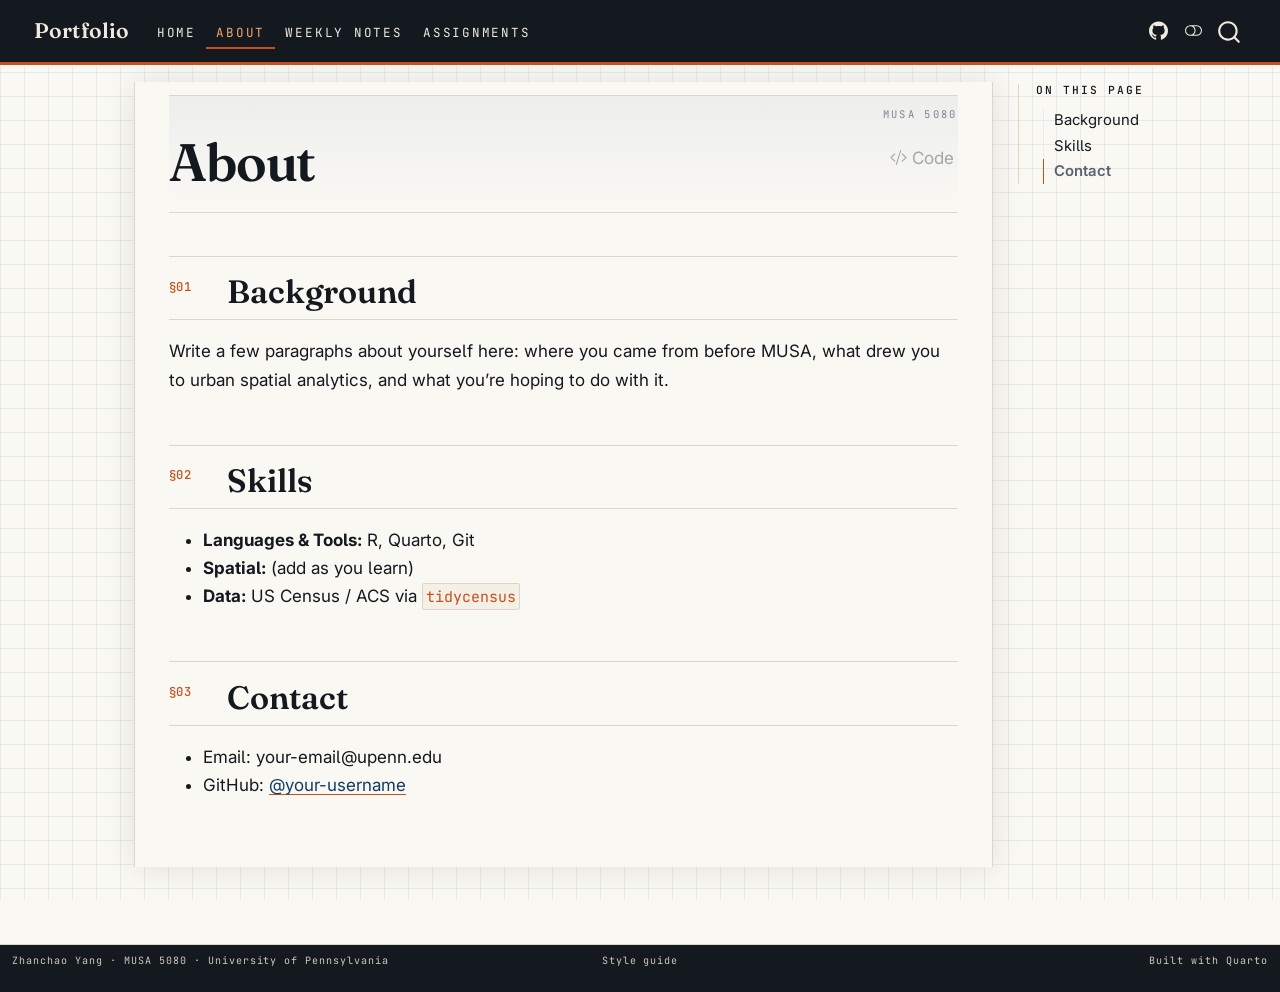
<file: docs/about.html>
<!DOCTYPE html>
<html xmlns="http://www.w3.org/1999/xhtml" lang="en" xml:lang="en"><head>

<meta charset="utf-8">
<meta name="generator" content="quarto-1.8.24">

<meta name="viewport" content="width=device-width, initial-scale=1.0, user-scalable=yes">


<title>About – Zhanchao’s MUSA 5080 Portfolio</title>
<style>
code{white-space: pre-wrap;}
span.smallcaps{font-variant: small-caps;}
div.columns{display: flex; gap: min(4vw, 1.5em);}
div.column{flex: auto; overflow-x: auto;}
div.hanging-indent{margin-left: 1.5em; text-indent: -1.5em;}
ul.task-list{list-style: none;}
ul.task-list li input[type="checkbox"] {
  width: 0.8em;
  margin: 0 0.8em 0.2em -1em; /* quarto-specific, see https://github.com/quarto-dev/quarto-cli/issues/4556 */ 
  vertical-align: middle;
}
/* CSS for syntax highlighting */
html { -webkit-text-size-adjust: 100%; }
pre > code.sourceCode { white-space: pre; position: relative; }
pre > code.sourceCode > span { display: inline-block; line-height: 1.25; }
pre > code.sourceCode > span:empty { height: 1.2em; }
.sourceCode { overflow: visible; }
code.sourceCode > span { color: inherit; text-decoration: inherit; }
div.sourceCode { margin: 1em 0; }
pre.sourceCode { margin: 0; }
@media screen {
div.sourceCode { overflow: auto; }
}
@media print {
pre > code.sourceCode { white-space: pre-wrap; }
pre > code.sourceCode > span { text-indent: -5em; padding-left: 5em; }
}
pre.numberSource code
  { counter-reset: source-line 0; }
pre.numberSource code > span
  { position: relative; left: -4em; counter-increment: source-line; }
pre.numberSource code > span > a:first-child::before
  { content: counter(source-line);
    position: relative; left: -1em; text-align: right; vertical-align: baseline;
    border: none; display: inline-block;
    -webkit-touch-callout: none; -webkit-user-select: none;
    -khtml-user-select: none; -moz-user-select: none;
    -ms-user-select: none; user-select: none;
    padding: 0 4px; width: 4em;
  }
pre.numberSource { margin-left: 3em;  padding-left: 4px; }
div.sourceCode
  {   }
@media screen {
pre > code.sourceCode > span > a:first-child::before { text-decoration: underline; }
}
</style>


<script src="site_libs/quarto-nav/quarto-nav.js"></script>
<script src="site_libs/clipboard/clipboard.min.js"></script>
<script src="site_libs/quarto-search/autocomplete.umd.js"></script>
<script src="site_libs/quarto-search/fuse.min.js"></script>
<script src="site_libs/quarto-search/quarto-search.js"></script>
<meta name="quarto:offset" content="./">
<script src="site_libs/quarto-html/quarto.js" type="module"></script>
<script src="site_libs/quarto-html/tabsets/tabsets.js" type="module"></script>
<script src="site_libs/quarto-html/axe/axe-check.js" type="module"></script>
<script src="site_libs/quarto-html/popper.min.js"></script>
<script src="site_libs/quarto-html/tippy.umd.min.js"></script>
<script src="site_libs/quarto-html/anchor.min.js"></script>
<link href="site_libs/quarto-html/tippy.css" rel="stylesheet">
<link href="site_libs/quarto-html/quarto-syntax-highlighting-cbeb6f80165b3584854fabf956275ae3.css" rel="stylesheet" class="quarto-color-scheme" id="quarto-text-highlighting-styles">
<link href="site_libs/quarto-html/quarto-syntax-highlighting-dark-f13e5d7a4a62b048c4ac146d97c03c99.css" rel="stylesheet" class="quarto-color-scheme quarto-color-alternate" id="quarto-text-highlighting-styles">
<link href="site_libs/quarto-html/quarto-syntax-highlighting-cbeb6f80165b3584854fabf956275ae3.css" rel="stylesheet" class="quarto-color-scheme-extra" id="quarto-text-highlighting-styles">
<script src="site_libs/bootstrap/bootstrap.min.js"></script>
<link href="site_libs/bootstrap/bootstrap-icons.css" rel="stylesheet">
<link href="site_libs/bootstrap/bootstrap-c6b62fee3645129893ce9df8a72cb9b4.min.css" rel="stylesheet" append-hash="true" class="quarto-color-scheme" id="quarto-bootstrap" data-mode="light">
<link href="site_libs/bootstrap/bootstrap-dark-87b93045c1a588fc6cabe08525c2b15e.min.css" rel="stylesheet" append-hash="true" class="quarto-color-scheme quarto-color-alternate" id="quarto-bootstrap" data-mode="dark">
<link href="site_libs/bootstrap/bootstrap-c6b62fee3645129893ce9df8a72cb9b4.min.css" rel="stylesheet" append-hash="true" class="quarto-color-scheme-extra" id="quarto-bootstrap" data-mode="light">
<script id="quarto-search-options" type="application/json">{
  "location": "navbar",
  "copy-button": false,
  "collapse-after": 3,
  "panel-placement": "end",
  "type": "overlay",
  "limit": 50,
  "keyboard-shortcut": [
    "f",
    "/",
    "s"
  ],
  "show-item-context": false,
  "language": {
    "search-no-results-text": "No results",
    "search-matching-documents-text": "matching documents",
    "search-copy-link-title": "Copy link to search",
    "search-hide-matches-text": "Hide additional matches",
    "search-more-match-text": "more match in this document",
    "search-more-matches-text": "more matches in this document",
    "search-clear-button-title": "Clear",
    "search-text-placeholder": "",
    "search-detached-cancel-button-title": "Cancel",
    "search-submit-button-title": "Submit",
    "search-label": "Search"
  }
}</script>
<style>html{ scroll-behavior: smooth; }</style>
<!-- Blueprint theme typefaces: Fraunces (display serif, variable SOFT/WONK
     axes used by the headings), Inter (body), JetBrains Mono (labels/code). -->
<link rel="preconnect" href="https://fonts.googleapis.com">
<link rel="preconnect" href="https://fonts.gstatic.com" crossorigin="">
<link rel="stylesheet" href="https://fonts.googleapis.com/css2?family=Fraunces:opsz,wght@9..144,400..700&amp;family=Inter:wght@400;500;600&amp;family=JetBrains+Mono:wght@400;500&amp;display=swap">


</head>

<body class="nav-fixed quarto-light"><script id="quarto-html-before-body" type="application/javascript">
    const toggleBodyColorMode = (bsSheetEl) => {
      const mode = bsSheetEl.getAttribute("data-mode");
      const bodyEl = window.document.querySelector("body");
      if (mode === "dark") {
        bodyEl.classList.add("quarto-dark");
        bodyEl.classList.remove("quarto-light");
      } else {
        bodyEl.classList.add("quarto-light");
        bodyEl.classList.remove("quarto-dark");
      }
    }
    const toggleBodyColorPrimary = () => {
      const bsSheetEl = window.document.querySelector("link#quarto-bootstrap:not([rel=disabled-stylesheet])");
      if (bsSheetEl) {
        toggleBodyColorMode(bsSheetEl);
      }
    }
    const setColorSchemeToggle = (alternate) => {
      const toggles = window.document.querySelectorAll('.quarto-color-scheme-toggle');
      for (let i=0; i < toggles.length; i++) {
        const toggle = toggles[i];
        if (toggle) {
          if (alternate) {
            toggle.classList.add("alternate");
          } else {
            toggle.classList.remove("alternate");
          }
        }
      }
    };
    const toggleColorMode = (alternate) => {
      // Switch the stylesheets
      const primaryStylesheets = window.document.querySelectorAll('link.quarto-color-scheme:not(.quarto-color-alternate)');
      const alternateStylesheets = window.document.querySelectorAll('link.quarto-color-scheme.quarto-color-alternate');
      manageTransitions('#quarto-margin-sidebar .nav-link', false);
      if (alternate) {
        // note: dark is layered on light, we don't disable primary!
        enableStylesheet(alternateStylesheets);
        for (const sheetNode of alternateStylesheets) {
          if (sheetNode.id === "quarto-bootstrap") {
            toggleBodyColorMode(sheetNode);
          }
        }
      } else {
        disableStylesheet(alternateStylesheets);
        enableStylesheet(primaryStylesheets)
        toggleBodyColorPrimary();
      }
      manageTransitions('#quarto-margin-sidebar .nav-link', true);
      // Switch the toggles
      setColorSchemeToggle(alternate)
      // Hack to workaround the fact that safari doesn't
      // properly recolor the scrollbar when toggling (#1455)
      if (navigator.userAgent.indexOf('Safari') > 0 && navigator.userAgent.indexOf('Chrome') == -1) {
        manageTransitions("body", false);
        window.scrollTo(0, 1);
        setTimeout(() => {
          window.scrollTo(0, 0);
          manageTransitions("body", true);
        }, 40);
      }
    }
    const disableStylesheet = (stylesheets) => {
      for (let i=0; i < stylesheets.length; i++) {
        const stylesheet = stylesheets[i];
        stylesheet.rel = 'disabled-stylesheet';
      }
    }
    const enableStylesheet = (stylesheets) => {
      for (let i=0; i < stylesheets.length; i++) {
        const stylesheet = stylesheets[i];
        if(stylesheet.rel !== 'stylesheet') { // for Chrome, which will still FOUC without this check
          stylesheet.rel = 'stylesheet';
        }
      }
    }
    const manageTransitions = (selector, allowTransitions) => {
      const els = window.document.querySelectorAll(selector);
      for (let i=0; i < els.length; i++) {
        const el = els[i];
        if (allowTransitions) {
          el.classList.remove('notransition');
        } else {
          el.classList.add('notransition');
        }
      }
    }
    const isFileUrl = () => {
      return window.location.protocol === 'file:';
    }
    const hasAlternateSentinel = () => {
      let styleSentinel = getColorSchemeSentinel();
      if (styleSentinel !== null) {
        return styleSentinel === "alternate";
      } else {
        return false;
      }
    }
    const setStyleSentinel = (alternate) => {
      const value = alternate ? "alternate" : "default";
      if (!isFileUrl()) {
        window.localStorage.setItem("quarto-color-scheme", value);
      } else {
        localAlternateSentinel = value;
      }
    }
    const getColorSchemeSentinel = () => {
      if (!isFileUrl()) {
        const storageValue = window.localStorage.getItem("quarto-color-scheme");
        return storageValue != null ? storageValue : localAlternateSentinel;
      } else {
        return localAlternateSentinel;
      }
    }
    const toggleGiscusIfUsed = (isAlternate, darkModeDefault) => {
      const baseTheme = document.querySelector('#giscus-base-theme')?.value ?? 'light';
      const alternateTheme = document.querySelector('#giscus-alt-theme')?.value ?? 'dark';
      let newTheme = '';
      if(authorPrefersDark) {
        newTheme = isAlternate ? baseTheme : alternateTheme;
      } else {
        newTheme = isAlternate ? alternateTheme : baseTheme;
      }
      const changeGiscusTheme = () => {
        // From: https://github.com/giscus/giscus/issues/336
        const sendMessage = (message) => {
          const iframe = document.querySelector('iframe.giscus-frame');
          if (!iframe) return;
          iframe.contentWindow.postMessage({ giscus: message }, 'https://giscus.app');
        }
        sendMessage({
          setConfig: {
            theme: newTheme
          }
        });
      }
      const isGiscussLoaded = window.document.querySelector('iframe.giscus-frame') !== null;
      if (isGiscussLoaded) {
        changeGiscusTheme();
      }
    };
    const authorPrefersDark = false;
    const darkModeDefault = authorPrefersDark;
      document.querySelector('link#quarto-text-highlighting-styles.quarto-color-scheme-extra').rel = 'disabled-stylesheet';
      document.querySelector('link#quarto-bootstrap.quarto-color-scheme-extra').rel = 'disabled-stylesheet';
    let localAlternateSentinel = darkModeDefault ? 'alternate' : 'default';
    // Dark / light mode switch
    window.quartoToggleColorScheme = () => {
      // Read the current dark / light value
      let toAlternate = !hasAlternateSentinel();
      toggleColorMode(toAlternate);
      setStyleSentinel(toAlternate);
      toggleGiscusIfUsed(toAlternate, darkModeDefault);
      window.dispatchEvent(new Event('resize'));
    };
    // Switch to dark mode if need be
    if (hasAlternateSentinel()) {
      toggleColorMode(true);
    } else {
      toggleColorMode(false);
    }
  </script>

<div id="quarto-search-results"></div>
  <header id="quarto-header" class="headroom fixed-top">
    <nav class="navbar navbar-expand-lg " data-bs-theme="dark">
      <div class="navbar-container container-fluid">
      <div class="navbar-brand-container mx-auto">
    <a href="./index.html" class="navbar-brand navbar-brand-logo">
    </a>
    <a class="navbar-brand" href="./index.html">
    <span class="navbar-title">Portfolio</span>
    </a>
  </div>
            <div id="quarto-search" class="" title="Search"></div>
          <button class="navbar-toggler" type="button" data-bs-toggle="collapse" data-bs-target="#navbarCollapse" aria-controls="navbarCollapse" role="menu" aria-expanded="false" aria-label="Toggle navigation" onclick="if (window.quartoToggleHeadroom) { window.quartoToggleHeadroom(); }">
  <span class="navbar-toggler-icon"></span>
</button>
          <div class="collapse navbar-collapse" id="navbarCollapse">
            <ul class="navbar-nav navbar-nav-scroll me-auto">
  <li class="nav-item">
    <a class="nav-link" href="./index.html"> 
<span class="menu-text">Home</span></a>
  </li>  
  <li class="nav-item">
    <a class="nav-link active" href="./about.html" aria-current="page"> 
<span class="menu-text">About</span></a>
  </li>  
  <li class="nav-item">
    <a class="nav-link" href="./weekly-notes/index.html"> 
<span class="menu-text">Weekly Notes</span></a>
  </li>  
  <li class="nav-item">
    <a class="nav-link" href="./assignments/index.html"> 
<span class="menu-text">Assignments</span></a>
  </li>  
</ul>
            <ul class="navbar-nav navbar-nav-scroll ms-auto">
  <li class="nav-item compact">
    <a class="nav-link" href="https://github.com/zyang91/test"> <i class="bi bi-github" role="img">
</i> 
<span class="menu-text"></span></a>
  </li>  
</ul>
          </div> <!-- /navcollapse -->
            <div class="quarto-navbar-tools">
  <a href="" class="quarto-color-scheme-toggle quarto-navigation-tool  px-1" onclick="window.quartoToggleColorScheme(); return false;" title="Toggle dark mode"><i class="bi"></i></a>
</div>
      </div> <!-- /container-fluid -->
    </nav>
</header>
<!-- content -->
<div id="quarto-content" class="quarto-container page-columns page-rows-contents page-layout-article page-navbar">
<!-- sidebar -->
<!-- margin-sidebar -->
    <div id="quarto-margin-sidebar" class="sidebar margin-sidebar">
        <nav id="TOC" role="doc-toc" class="toc-active">
    <h2 id="toc-title">On this page</h2>
   
  <ul>
  <li><a href="#background" id="toc-background" class="nav-link active" data-scroll-target="#background">Background</a></li>
  <li><a href="#skills" id="toc-skills" class="nav-link" data-scroll-target="#skills">Skills</a></li>
  <li><a href="#contact" id="toc-contact" class="nav-link" data-scroll-target="#contact">Contact</a></li>
  </ul>
</nav>
    </div>
<!-- main -->
<main class="content" id="quarto-document-content">


<header id="title-block-header" class="quarto-title-block default">
<div class="quarto-title">
<div class="quarto-title-block"><div><h1 class="title">About</h1><button type="button" class="btn code-tools-button" id="quarto-code-tools-source"><i class="bi"></i> Code</button></div></div>
</div>



<div class="quarto-title-meta">

    
  
    
  </div>
  


</header>


<section id="background" class="level2">
<h2 class="anchored" data-anchor-id="background">Background</h2>
<p>Write a few paragraphs about yourself here: where you came from before MUSA, what drew you to urban spatial analytics, and what you’re hoping to do with it.</p>
</section>
<section id="skills" class="level2">
<h2 class="anchored" data-anchor-id="skills">Skills</h2>
<ul>
<li><strong>Languages &amp; Tools:</strong> R, Quarto, Git</li>
<li><strong>Spatial:</strong> (add as you learn)</li>
<li><strong>Data:</strong> US Census / ACS via <code>tidycensus</code></li>
</ul>
</section>
<section id="contact" class="level2">
<h2 class="anchored" data-anchor-id="contact">Contact</h2>
<!-- CHANGE THIS -->
<ul>
<li>Email: your-email@upenn.edu</li>
<li>GitHub: <a href="https://github.com/your-username"><span class="citation" data-cites="your-username">@your-username</span></a></li>
</ul>


<!-- -->

</section>

</main> <!-- /main -->
<script id="quarto-html-after-body" type="application/javascript">
  window.document.addEventListener("DOMContentLoaded", function (event) {
    // Ensure there is a toggle, if there isn't float one in the top right
    if (window.document.querySelector('.quarto-color-scheme-toggle') === null) {
      const a = window.document.createElement('a');
      a.classList.add('top-right');
      a.classList.add('quarto-color-scheme-toggle');
      a.href = "";
      a.onclick = function() { try { window.quartoToggleColorScheme(); } catch {} return false; };
      const i = window.document.createElement("i");
      i.classList.add('bi');
      a.appendChild(i);
      window.document.body.appendChild(a);
    }
    setColorSchemeToggle(hasAlternateSentinel())
    const icon = "";
    const anchorJS = new window.AnchorJS();
    anchorJS.options = {
      placement: 'right',
      icon: icon
    };
    anchorJS.add('.anchored');
    const isCodeAnnotation = (el) => {
      for (const clz of el.classList) {
        if (clz.startsWith('code-annotation-')) {                     
          return true;
        }
      }
      return false;
    }
    const onCopySuccess = function(e) {
      // button target
      const button = e.trigger;
      // don't keep focus
      button.blur();
      // flash "checked"
      button.classList.add('code-copy-button-checked');
      var currentTitle = button.getAttribute("title");
      button.setAttribute("title", "Copied!");
      let tooltip;
      if (window.bootstrap) {
        button.setAttribute("data-bs-toggle", "tooltip");
        button.setAttribute("data-bs-placement", "left");
        button.setAttribute("data-bs-title", "Copied!");
        tooltip = new bootstrap.Tooltip(button, 
          { trigger: "manual", 
            customClass: "code-copy-button-tooltip",
            offset: [0, -8]});
        tooltip.show();    
      }
      setTimeout(function() {
        if (tooltip) {
          tooltip.hide();
          button.removeAttribute("data-bs-title");
          button.removeAttribute("data-bs-toggle");
          button.removeAttribute("data-bs-placement");
        }
        button.setAttribute("title", currentTitle);
        button.classList.remove('code-copy-button-checked');
      }, 1000);
      // clear code selection
      e.clearSelection();
    }
    const getTextToCopy = function(trigger) {
      const outerScaffold = trigger.parentElement.cloneNode(true);
      const codeEl = outerScaffold.querySelector('code');
      for (const childEl of codeEl.children) {
        if (isCodeAnnotation(childEl)) {
          childEl.remove();
        }
      }
      return codeEl.innerText;
    }
    const clipboard = new window.ClipboardJS('.code-copy-button:not([data-in-quarto-modal])', {
      text: getTextToCopy
    });
    clipboard.on('success', onCopySuccess);
    if (window.document.getElementById('quarto-embedded-source-code-modal')) {
      const clipboardModal = new window.ClipboardJS('.code-copy-button[data-in-quarto-modal]', {
        text: getTextToCopy,
        container: window.document.getElementById('quarto-embedded-source-code-modal')
      });
      clipboardModal.on('success', onCopySuccess);
    }
    const viewSource = window.document.getElementById('quarto-view-source') ||
                       window.document.getElementById('quarto-code-tools-source');
    if (viewSource) {
      const sourceUrl = viewSource.getAttribute("data-quarto-source-url");
      viewSource.addEventListener("click", function(e) {
        if (sourceUrl) {
          // rstudio viewer pane
          if (/\bcapabilities=\b/.test(window.location)) {
            window.open(sourceUrl);
          } else {
            window.location.href = sourceUrl;
          }
        } else {
          const modal = new bootstrap.Modal(document.getElementById('quarto-embedded-source-code-modal'));
          modal.show();
        }
        return false;
      });
    }
    function toggleCodeHandler(show) {
      return function(e) {
        const detailsSrc = window.document.querySelectorAll(".cell > details > .sourceCode");
        for (let i=0; i<detailsSrc.length; i++) {
          const details = detailsSrc[i].parentElement;
          if (show) {
            details.open = true;
          } else {
            details.removeAttribute("open");
          }
        }
        const cellCodeDivs = window.document.querySelectorAll(".cell > .sourceCode");
        const fromCls = show ? "hidden" : "unhidden";
        const toCls = show ? "unhidden" : "hidden";
        for (let i=0; i<cellCodeDivs.length; i++) {
          const codeDiv = cellCodeDivs[i];
          if (codeDiv.classList.contains(fromCls)) {
            codeDiv.classList.remove(fromCls);
            codeDiv.classList.add(toCls);
          } 
        }
        return false;
      }
    }
    const hideAllCode = window.document.getElementById("quarto-hide-all-code");
    if (hideAllCode) {
      hideAllCode.addEventListener("click", toggleCodeHandler(false));
    }
    const showAllCode = window.document.getElementById("quarto-show-all-code");
    if (showAllCode) {
      showAllCode.addEventListener("click", toggleCodeHandler(true));
    }
      var localhostRegex = new RegExp(/^(?:http|https):\/\/localhost\:?[0-9]*\//);
      var mailtoRegex = new RegExp(/^mailto:/);
        var filterRegex = new RegExp('/' + window.location.host + '/');
      var isInternal = (href) => {
          return filterRegex.test(href) || localhostRegex.test(href) || mailtoRegex.test(href);
      }
      // Inspect non-navigation links and adorn them if external
     var links = window.document.querySelectorAll('a[href]:not(.nav-link):not(.navbar-brand):not(.toc-action):not(.sidebar-link):not(.sidebar-item-toggle):not(.pagination-link):not(.no-external):not([aria-hidden]):not(.dropdown-item):not(.quarto-navigation-tool):not(.about-link)');
      for (var i=0; i<links.length; i++) {
        const link = links[i];
        if (!isInternal(link.href)) {
          // undo the damage that might have been done by quarto-nav.js in the case of
          // links that we want to consider external
          if (link.dataset.originalHref !== undefined) {
            link.href = link.dataset.originalHref;
          }
            // target, if specified
            link.setAttribute("target", "_blank");
            if (link.getAttribute("rel") === null) {
              link.setAttribute("rel", "noopener");
            }
        }
      }
    function tippyHover(el, contentFn, onTriggerFn, onUntriggerFn) {
      const config = {
        allowHTML: true,
        maxWidth: 500,
        delay: 100,
        arrow: false,
        appendTo: function(el) {
            return el.parentElement;
        },
        interactive: true,
        interactiveBorder: 10,
        theme: 'quarto',
        placement: 'bottom-start',
      };
      if (contentFn) {
        config.content = contentFn;
      }
      if (onTriggerFn) {
        config.onTrigger = onTriggerFn;
      }
      if (onUntriggerFn) {
        config.onUntrigger = onUntriggerFn;
      }
      window.tippy(el, config); 
    }
    const noterefs = window.document.querySelectorAll('a[role="doc-noteref"]');
    for (var i=0; i<noterefs.length; i++) {
      const ref = noterefs[i];
      tippyHover(ref, function() {
        // use id or data attribute instead here
        let href = ref.getAttribute('data-footnote-href') || ref.getAttribute('href');
        try { href = new URL(href).hash; } catch {}
        const id = href.replace(/^#\/?/, "");
        const note = window.document.getElementById(id);
        if (note) {
          return note.innerHTML;
        } else {
          return "";
        }
      });
    }
    const xrefs = window.document.querySelectorAll('a.quarto-xref');
    const processXRef = (id, note) => {
      // Strip column container classes
      const stripColumnClz = (el) => {
        el.classList.remove("page-full", "page-columns");
        if (el.children) {
          for (const child of el.children) {
            stripColumnClz(child);
          }
        }
      }
      stripColumnClz(note)
      if (id === null || id.startsWith('sec-')) {
        // Special case sections, only their first couple elements
        const container = document.createElement("div");
        if (note.children && note.children.length > 2) {
          container.appendChild(note.children[0].cloneNode(true));
          for (let i = 1; i < note.children.length; i++) {
            const child = note.children[i];
            if (child.tagName === "P" && child.innerText === "") {
              continue;
            } else {
              container.appendChild(child.cloneNode(true));
              break;
            }
          }
          if (window.Quarto?.typesetMath) {
            window.Quarto.typesetMath(container);
          }
          return container.innerHTML
        } else {
          if (window.Quarto?.typesetMath) {
            window.Quarto.typesetMath(note);
          }
          return note.innerHTML;
        }
      } else {
        // Remove any anchor links if they are present
        const anchorLink = note.querySelector('a.anchorjs-link');
        if (anchorLink) {
          anchorLink.remove();
        }
        if (window.Quarto?.typesetMath) {
          window.Quarto.typesetMath(note);
        }
        if (note.classList.contains("callout")) {
          return note.outerHTML;
        } else {
          return note.innerHTML;
        }
      }
    }
    for (var i=0; i<xrefs.length; i++) {
      const xref = xrefs[i];
      tippyHover(xref, undefined, function(instance) {
        instance.disable();
        let url = xref.getAttribute('href');
        let hash = undefined; 
        if (url.startsWith('#')) {
          hash = url;
        } else {
          try { hash = new URL(url).hash; } catch {}
        }
        if (hash) {
          const id = hash.replace(/^#\/?/, "");
          const note = window.document.getElementById(id);
          if (note !== null) {
            try {
              const html = processXRef(id, note.cloneNode(true));
              instance.setContent(html);
            } finally {
              instance.enable();
              instance.show();
            }
          } else {
            // See if we can fetch this
            fetch(url.split('#')[0])
            .then(res => res.text())
            .then(html => {
              const parser = new DOMParser();
              const htmlDoc = parser.parseFromString(html, "text/html");
              const note = htmlDoc.getElementById(id);
              if (note !== null) {
                const html = processXRef(id, note);
                instance.setContent(html);
              } 
            }).finally(() => {
              instance.enable();
              instance.show();
            });
          }
        } else {
          // See if we can fetch a full url (with no hash to target)
          // This is a special case and we should probably do some content thinning / targeting
          fetch(url)
          .then(res => res.text())
          .then(html => {
            const parser = new DOMParser();
            const htmlDoc = parser.parseFromString(html, "text/html");
            const note = htmlDoc.querySelector('main.content');
            if (note !== null) {
              // This should only happen for chapter cross references
              // (since there is no id in the URL)
              // remove the first header
              if (note.children.length > 0 && note.children[0].tagName === "HEADER") {
                note.children[0].remove();
              }
              const html = processXRef(null, note);
              instance.setContent(html);
            } 
          }).finally(() => {
            instance.enable();
            instance.show();
          });
        }
      }, function(instance) {
      });
    }
        let selectedAnnoteEl;
        const selectorForAnnotation = ( cell, annotation) => {
          let cellAttr = 'data-code-cell="' + cell + '"';
          let lineAttr = 'data-code-annotation="' +  annotation + '"';
          const selector = 'span[' + cellAttr + '][' + lineAttr + ']';
          return selector;
        }
        const selectCodeLines = (annoteEl) => {
          const doc = window.document;
          const targetCell = annoteEl.getAttribute("data-target-cell");
          const targetAnnotation = annoteEl.getAttribute("data-target-annotation");
          const annoteSpan = window.document.querySelector(selectorForAnnotation(targetCell, targetAnnotation));
          const lines = annoteSpan.getAttribute("data-code-lines").split(",");
          const lineIds = lines.map((line) => {
            return targetCell + "-" + line;
          })
          let top = null;
          let height = null;
          let parent = null;
          if (lineIds.length > 0) {
              //compute the position of the single el (top and bottom and make a div)
              const el = window.document.getElementById(lineIds[0]);
              top = el.offsetTop;
              height = el.offsetHeight;
              parent = el.parentElement.parentElement;
            if (lineIds.length > 1) {
              const lastEl = window.document.getElementById(lineIds[lineIds.length - 1]);
              const bottom = lastEl.offsetTop + lastEl.offsetHeight;
              height = bottom - top;
            }
            if (top !== null && height !== null && parent !== null) {
              // cook up a div (if necessary) and position it 
              let div = window.document.getElementById("code-annotation-line-highlight");
              if (div === null) {
                div = window.document.createElement("div");
                div.setAttribute("id", "code-annotation-line-highlight");
                div.style.position = 'absolute';
                parent.appendChild(div);
              }
              div.style.top = top - 2 + "px";
              div.style.height = height + 4 + "px";
              div.style.left = 0;
              let gutterDiv = window.document.getElementById("code-annotation-line-highlight-gutter");
              if (gutterDiv === null) {
                gutterDiv = window.document.createElement("div");
                gutterDiv.setAttribute("id", "code-annotation-line-highlight-gutter");
                gutterDiv.style.position = 'absolute';
                const codeCell = window.document.getElementById(targetCell);
                const gutter = codeCell.querySelector('.code-annotation-gutter');
                gutter.appendChild(gutterDiv);
              }
              gutterDiv.style.top = top - 2 + "px";
              gutterDiv.style.height = height + 4 + "px";
            }
            selectedAnnoteEl = annoteEl;
          }
        };
        const unselectCodeLines = () => {
          const elementsIds = ["code-annotation-line-highlight", "code-annotation-line-highlight-gutter"];
          elementsIds.forEach((elId) => {
            const div = window.document.getElementById(elId);
            if (div) {
              div.remove();
            }
          });
          selectedAnnoteEl = undefined;
        };
          // Handle positioning of the toggle
      window.addEventListener(
        "resize",
        throttle(() => {
          elRect = undefined;
          if (selectedAnnoteEl) {
            selectCodeLines(selectedAnnoteEl);
          }
        }, 10)
      );
      function throttle(fn, ms) {
      let throttle = false;
      let timer;
        return (...args) => {
          if(!throttle) { // first call gets through
              fn.apply(this, args);
              throttle = true;
          } else { // all the others get throttled
              if(timer) clearTimeout(timer); // cancel #2
              timer = setTimeout(() => {
                fn.apply(this, args);
                timer = throttle = false;
              }, ms);
          }
        };
      }
        // Attach click handler to the DT
        const annoteDls = window.document.querySelectorAll('dt[data-target-cell]');
        for (const annoteDlNode of annoteDls) {
          annoteDlNode.addEventListener('click', (event) => {
            const clickedEl = event.target;
            if (clickedEl !== selectedAnnoteEl) {
              unselectCodeLines();
              const activeEl = window.document.querySelector('dt[data-target-cell].code-annotation-active');
              if (activeEl) {
                activeEl.classList.remove('code-annotation-active');
              }
              selectCodeLines(clickedEl);
              clickedEl.classList.add('code-annotation-active');
            } else {
              // Unselect the line
              unselectCodeLines();
              clickedEl.classList.remove('code-annotation-active');
            }
          });
        }
    const findCites = (el) => {
      const parentEl = el.parentElement;
      if (parentEl) {
        const cites = parentEl.dataset.cites;
        if (cites) {
          return {
            el,
            cites: cites.split(' ')
          };
        } else {
          return findCites(el.parentElement)
        }
      } else {
        return undefined;
      }
    };
    var bibliorefs = window.document.querySelectorAll('a[role="doc-biblioref"]');
    for (var i=0; i<bibliorefs.length; i++) {
      const ref = bibliorefs[i];
      const citeInfo = findCites(ref);
      if (citeInfo) {
        tippyHover(citeInfo.el, function() {
          var popup = window.document.createElement('div');
          citeInfo.cites.forEach(function(cite) {
            var citeDiv = window.document.createElement('div');
            citeDiv.classList.add('hanging-indent');
            citeDiv.classList.add('csl-entry');
            var biblioDiv = window.document.getElementById('ref-' + cite);
            if (biblioDiv) {
              citeDiv.innerHTML = biblioDiv.innerHTML;
            }
            popup.appendChild(citeDiv);
          });
          return popup.innerHTML;
        });
      }
    }
  });
  </script><div class="modal fade" id="quarto-embedded-source-code-modal" tabindex="-1" aria-labelledby="quarto-embedded-source-code-modal-label" aria-hidden="true"><div class="modal-dialog modal-dialog-scrollable"><div class="modal-content"><div class="modal-header"><h5 class="modal-title" id="quarto-embedded-source-code-modal-label">Source Code</h5><button class="btn-close" data-bs-dismiss="modal"></button></div><div class="modal-body"><div class="">
<div class="code-copy-outer-scaffold"><div class="sourceCode" id="cb1" data-shortcodes="false"><pre class="sourceCode markdown code-with-copy"><code class="sourceCode markdown"><span id="cb1-1"><a href="#cb1-1" aria-hidden="true" tabindex="-1"></a><span class="co">---</span></span>
<span id="cb1-2"><a href="#cb1-2" aria-hidden="true" tabindex="-1"></a><span class="an">title:</span><span class="co"> "About"</span></span>
<span id="cb1-3"><a href="#cb1-3" aria-hidden="true" tabindex="-1"></a><span class="co">---</span></span>
<span id="cb1-4"><a href="#cb1-4" aria-hidden="true" tabindex="-1"></a></span>
<span id="cb1-5"><a href="#cb1-5" aria-hidden="true" tabindex="-1"></a><span class="fu">## Background</span></span>
<span id="cb1-6"><a href="#cb1-6" aria-hidden="true" tabindex="-1"></a></span>
<span id="cb1-7"><a href="#cb1-7" aria-hidden="true" tabindex="-1"></a>Write a few paragraphs about yourself here: where you came from before MUSA,</span>
<span id="cb1-8"><a href="#cb1-8" aria-hidden="true" tabindex="-1"></a>what drew you to urban spatial analytics, and what you're hoping to do with it.</span>
<span id="cb1-9"><a href="#cb1-9" aria-hidden="true" tabindex="-1"></a></span>
<span id="cb1-10"><a href="#cb1-10" aria-hidden="true" tabindex="-1"></a><span class="fu">## Skills</span></span>
<span id="cb1-11"><a href="#cb1-11" aria-hidden="true" tabindex="-1"></a></span>
<span id="cb1-12"><a href="#cb1-12" aria-hidden="true" tabindex="-1"></a></span>
<span id="cb1-13"><a href="#cb1-13" aria-hidden="true" tabindex="-1"></a><span class="ss">- </span>**Languages &amp; Tools:** R, Quarto, Git</span>
<span id="cb1-14"><a href="#cb1-14" aria-hidden="true" tabindex="-1"></a><span class="ss">- </span>**Spatial:** (add as you learn)</span>
<span id="cb1-15"><a href="#cb1-15" aria-hidden="true" tabindex="-1"></a><span class="ss">- </span>**Data:** US Census / ACS via <span class="in">`tidycensus`</span></span>
<span id="cb1-16"><a href="#cb1-16" aria-hidden="true" tabindex="-1"></a></span>
<span id="cb1-17"><a href="#cb1-17" aria-hidden="true" tabindex="-1"></a><span class="fu">## Contact</span></span>
<span id="cb1-18"><a href="#cb1-18" aria-hidden="true" tabindex="-1"></a></span>
<span id="cb1-19"><a href="#cb1-19" aria-hidden="true" tabindex="-1"></a><span class="co">&lt;!-- CHANGE THIS --&gt;</span></span>
<span id="cb1-20"><a href="#cb1-20" aria-hidden="true" tabindex="-1"></a></span>
<span id="cb1-21"><a href="#cb1-21" aria-hidden="true" tabindex="-1"></a><span class="ss">- </span>Email: your-email@upenn.edu</span>
<span id="cb1-22"><a href="#cb1-22" aria-hidden="true" tabindex="-1"></a><span class="ss">- </span>GitHub: <span class="co">[</span><span class="ot">@your-username</span><span class="co">](https://github.com/your-username)</span></span></code></pre></div><button title="Copy to Clipboard" class="code-copy-button" data-in-quarto-modal=""><i class="bi"></i></button></div>
</div></div></div></div></div>
</div> <!-- /content -->
<footer class="footer">
  <div class="nav-footer">
    <div class="nav-footer-left">
<p>Zhanchao Yang · MUSA 5080 · University of Pennsylvania</p>
</div>   
    <div class="nav-footer-center">
<p><a href="./styleguide.html">Style guide</a></p>
</div>
    <div class="nav-footer-right">
<p>Built with <a href="https://quarto.org">Quarto</a></p>
</div>
  </div>
</footer>




<script src="site_libs/quarto-html/zenscroll-min.js"></script>
</body></html>
</file>
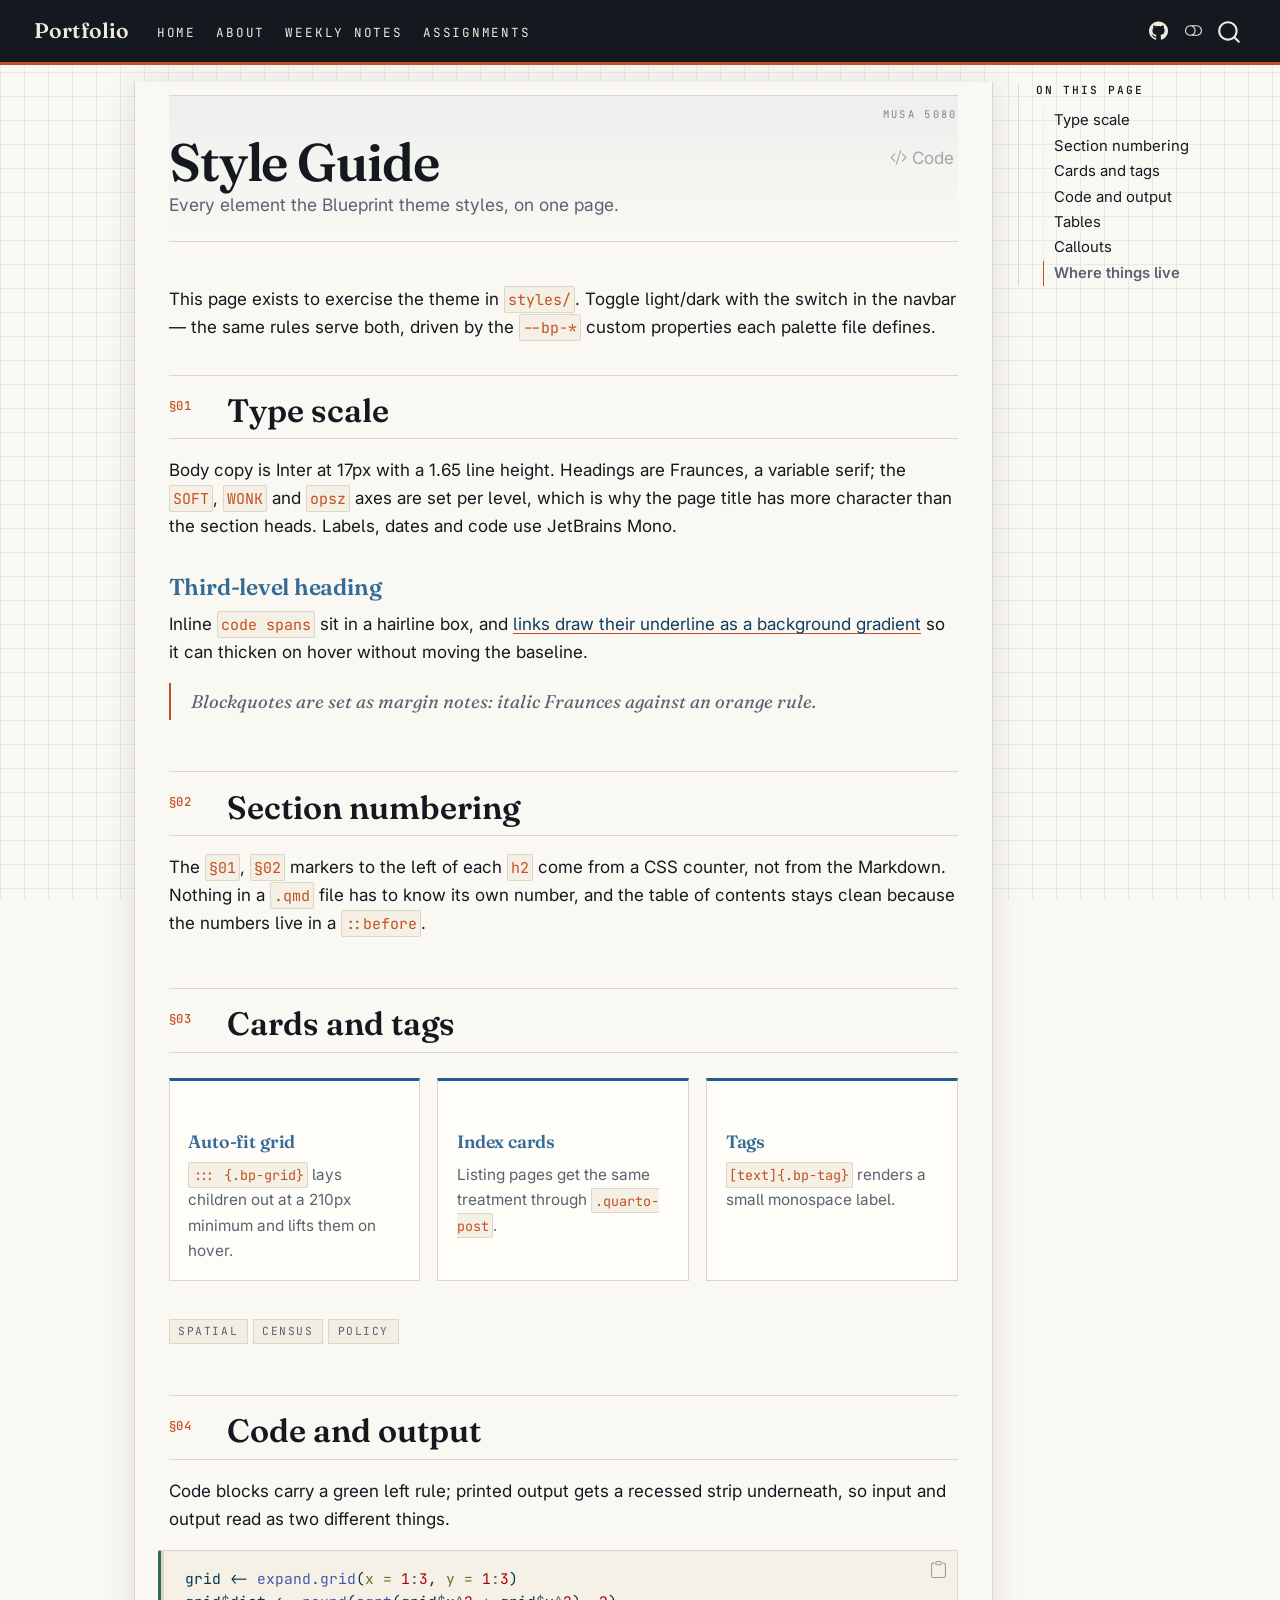
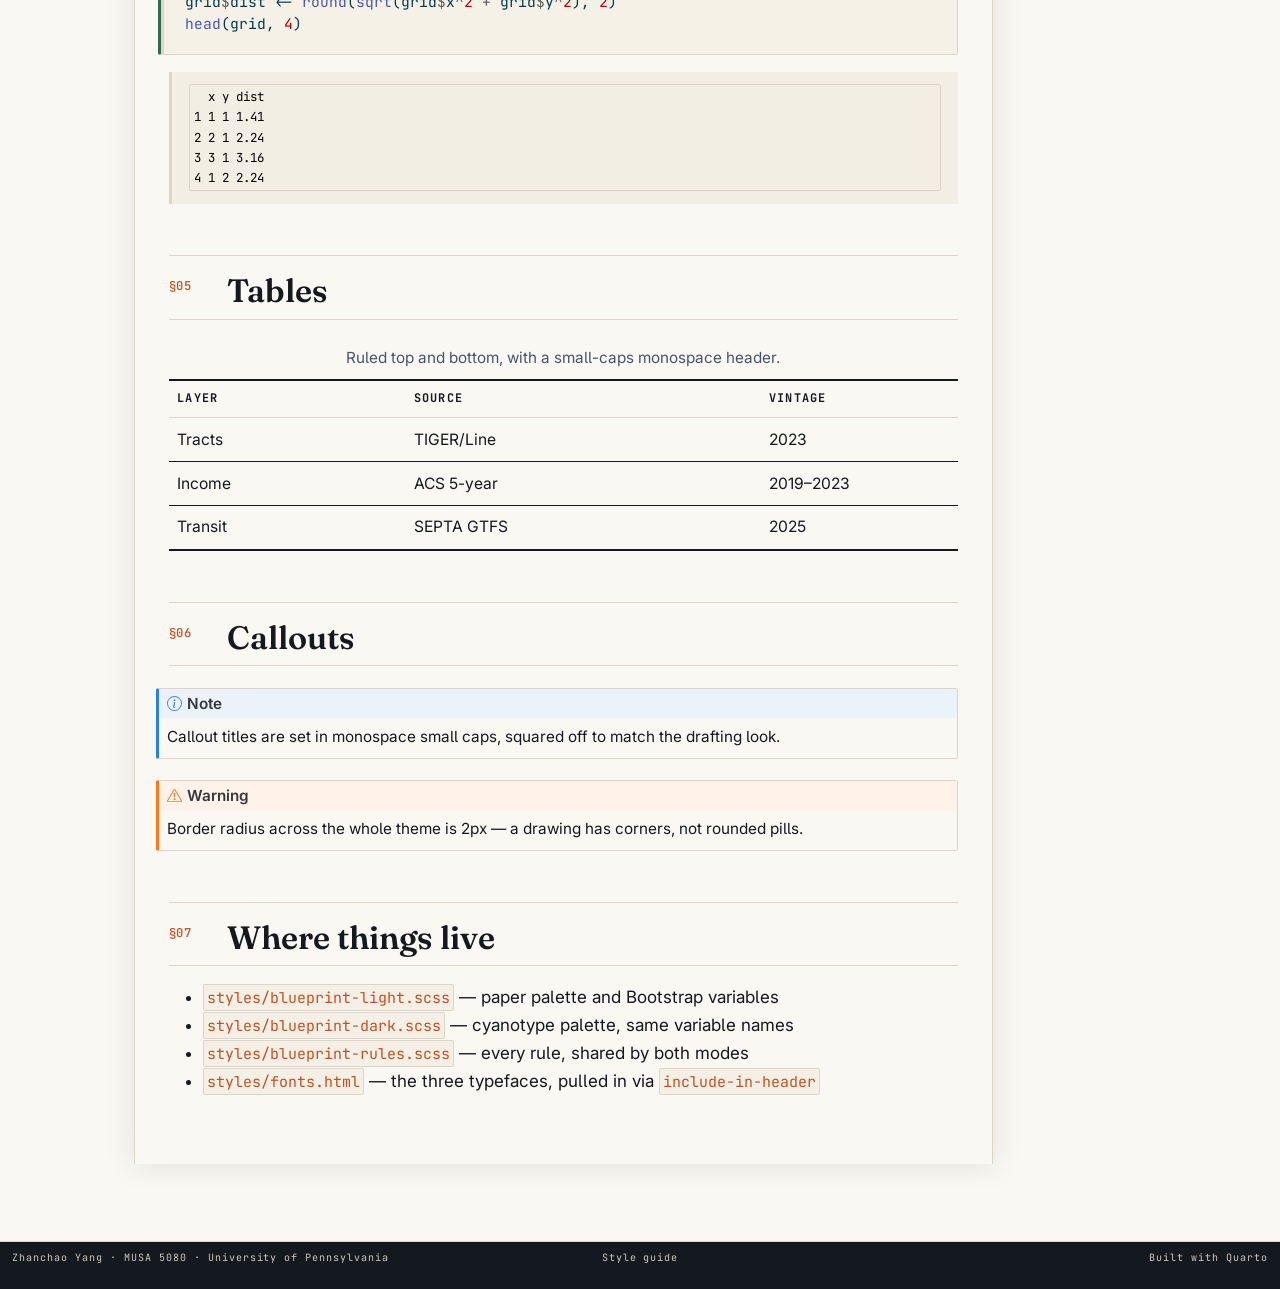
<file: docs/styleguide.html>
<!DOCTYPE html>
<html xmlns="http://www.w3.org/1999/xhtml" lang="en" xml:lang="en"><head>

<meta charset="utf-8">
<meta name="generator" content="quarto-1.8.24">

<meta name="viewport" content="width=device-width, initial-scale=1.0, user-scalable=yes">

<meta name="description" content="Every element the Blueprint theme styles, on one page.">

<title>Style Guide – Zhanchao’s MUSA 5080 Portfolio</title>
<style>
code{white-space: pre-wrap;}
span.smallcaps{font-variant: small-caps;}
div.columns{display: flex; gap: min(4vw, 1.5em);}
div.column{flex: auto; overflow-x: auto;}
div.hanging-indent{margin-left: 1.5em; text-indent: -1.5em;}
ul.task-list{list-style: none;}
ul.task-list li input[type="checkbox"] {
  width: 0.8em;
  margin: 0 0.8em 0.2em -1em; /* quarto-specific, see https://github.com/quarto-dev/quarto-cli/issues/4556 */ 
  vertical-align: middle;
}
/* CSS for syntax highlighting */
html { -webkit-text-size-adjust: 100%; }
pre > code.sourceCode { white-space: pre; position: relative; }
pre > code.sourceCode > span { display: inline-block; line-height: 1.25; }
pre > code.sourceCode > span:empty { height: 1.2em; }
.sourceCode { overflow: visible; }
code.sourceCode > span { color: inherit; text-decoration: inherit; }
div.sourceCode { margin: 1em 0; }
pre.sourceCode { margin: 0; }
@media screen {
div.sourceCode { overflow: auto; }
}
@media print {
pre > code.sourceCode { white-space: pre-wrap; }
pre > code.sourceCode > span { text-indent: -5em; padding-left: 5em; }
}
pre.numberSource code
  { counter-reset: source-line 0; }
pre.numberSource code > span
  { position: relative; left: -4em; counter-increment: source-line; }
pre.numberSource code > span > a:first-child::before
  { content: counter(source-line);
    position: relative; left: -1em; text-align: right; vertical-align: baseline;
    border: none; display: inline-block;
    -webkit-touch-callout: none; -webkit-user-select: none;
    -khtml-user-select: none; -moz-user-select: none;
    -ms-user-select: none; user-select: none;
    padding: 0 4px; width: 4em;
  }
pre.numberSource { margin-left: 3em;  padding-left: 4px; }
div.sourceCode
  {   }
@media screen {
pre > code.sourceCode > span > a:first-child::before { text-decoration: underline; }
}
</style>


<script src="site_libs/quarto-nav/quarto-nav.js"></script>
<script src="site_libs/clipboard/clipboard.min.js"></script>
<script src="site_libs/quarto-search/autocomplete.umd.js"></script>
<script src="site_libs/quarto-search/fuse.min.js"></script>
<script src="site_libs/quarto-search/quarto-search.js"></script>
<meta name="quarto:offset" content="./">
<script src="site_libs/quarto-html/quarto.js" type="module"></script>
<script src="site_libs/quarto-html/tabsets/tabsets.js" type="module"></script>
<script src="site_libs/quarto-html/axe/axe-check.js" type="module"></script>
<script src="site_libs/quarto-html/popper.min.js"></script>
<script src="site_libs/quarto-html/tippy.umd.min.js"></script>
<script src="site_libs/quarto-html/anchor.min.js"></script>
<link href="site_libs/quarto-html/tippy.css" rel="stylesheet">
<link href="site_libs/quarto-html/quarto-syntax-highlighting-cbeb6f80165b3584854fabf956275ae3.css" rel="stylesheet" class="quarto-color-scheme" id="quarto-text-highlighting-styles">
<link href="site_libs/quarto-html/quarto-syntax-highlighting-dark-f13e5d7a4a62b048c4ac146d97c03c99.css" rel="stylesheet" class="quarto-color-scheme quarto-color-alternate" id="quarto-text-highlighting-styles">
<link href="site_libs/quarto-html/quarto-syntax-highlighting-cbeb6f80165b3584854fabf956275ae3.css" rel="stylesheet" class="quarto-color-scheme-extra" id="quarto-text-highlighting-styles">
<script src="site_libs/bootstrap/bootstrap.min.js"></script>
<link href="site_libs/bootstrap/bootstrap-icons.css" rel="stylesheet">
<link href="site_libs/bootstrap/bootstrap-c6b62fee3645129893ce9df8a72cb9b4.min.css" rel="stylesheet" append-hash="true" class="quarto-color-scheme" id="quarto-bootstrap" data-mode="light">
<link href="site_libs/bootstrap/bootstrap-dark-87b93045c1a588fc6cabe08525c2b15e.min.css" rel="stylesheet" append-hash="true" class="quarto-color-scheme quarto-color-alternate" id="quarto-bootstrap" data-mode="dark">
<link href="site_libs/bootstrap/bootstrap-c6b62fee3645129893ce9df8a72cb9b4.min.css" rel="stylesheet" append-hash="true" class="quarto-color-scheme-extra" id="quarto-bootstrap" data-mode="light">
<script id="quarto-search-options" type="application/json">{
  "location": "navbar",
  "copy-button": false,
  "collapse-after": 3,
  "panel-placement": "end",
  "type": "overlay",
  "limit": 50,
  "keyboard-shortcut": [
    "f",
    "/",
    "s"
  ],
  "show-item-context": false,
  "language": {
    "search-no-results-text": "No results",
    "search-matching-documents-text": "matching documents",
    "search-copy-link-title": "Copy link to search",
    "search-hide-matches-text": "Hide additional matches",
    "search-more-match-text": "more match in this document",
    "search-more-matches-text": "more matches in this document",
    "search-clear-button-title": "Clear",
    "search-text-placeholder": "",
    "search-detached-cancel-button-title": "Cancel",
    "search-submit-button-title": "Submit",
    "search-label": "Search"
  }
}</script>
<style>html{ scroll-behavior: smooth; }</style>
<!-- Blueprint theme typefaces: Fraunces (display serif, variable SOFT/WONK
     axes used by the headings), Inter (body), JetBrains Mono (labels/code). -->
<link rel="preconnect" href="https://fonts.googleapis.com">
<link rel="preconnect" href="https://fonts.gstatic.com" crossorigin="">
<link rel="stylesheet" href="https://fonts.googleapis.com/css2?family=Fraunces:opsz,wght@9..144,400..700&amp;family=Inter:wght@400;500;600&amp;family=JetBrains+Mono:wght@400;500&amp;display=swap">


</head>

<body class="nav-fixed quarto-light"><script id="quarto-html-before-body" type="application/javascript">
    const toggleBodyColorMode = (bsSheetEl) => {
      const mode = bsSheetEl.getAttribute("data-mode");
      const bodyEl = window.document.querySelector("body");
      if (mode === "dark") {
        bodyEl.classList.add("quarto-dark");
        bodyEl.classList.remove("quarto-light");
      } else {
        bodyEl.classList.add("quarto-light");
        bodyEl.classList.remove("quarto-dark");
      }
    }
    const toggleBodyColorPrimary = () => {
      const bsSheetEl = window.document.querySelector("link#quarto-bootstrap:not([rel=disabled-stylesheet])");
      if (bsSheetEl) {
        toggleBodyColorMode(bsSheetEl);
      }
    }
    const setColorSchemeToggle = (alternate) => {
      const toggles = window.document.querySelectorAll('.quarto-color-scheme-toggle');
      for (let i=0; i < toggles.length; i++) {
        const toggle = toggles[i];
        if (toggle) {
          if (alternate) {
            toggle.classList.add("alternate");
          } else {
            toggle.classList.remove("alternate");
          }
        }
      }
    };
    const toggleColorMode = (alternate) => {
      // Switch the stylesheets
      const primaryStylesheets = window.document.querySelectorAll('link.quarto-color-scheme:not(.quarto-color-alternate)');
      const alternateStylesheets = window.document.querySelectorAll('link.quarto-color-scheme.quarto-color-alternate');
      manageTransitions('#quarto-margin-sidebar .nav-link', false);
      if (alternate) {
        // note: dark is layered on light, we don't disable primary!
        enableStylesheet(alternateStylesheets);
        for (const sheetNode of alternateStylesheets) {
          if (sheetNode.id === "quarto-bootstrap") {
            toggleBodyColorMode(sheetNode);
          }
        }
      } else {
        disableStylesheet(alternateStylesheets);
        enableStylesheet(primaryStylesheets)
        toggleBodyColorPrimary();
      }
      manageTransitions('#quarto-margin-sidebar .nav-link', true);
      // Switch the toggles
      setColorSchemeToggle(alternate)
      // Hack to workaround the fact that safari doesn't
      // properly recolor the scrollbar when toggling (#1455)
      if (navigator.userAgent.indexOf('Safari') > 0 && navigator.userAgent.indexOf('Chrome') == -1) {
        manageTransitions("body", false);
        window.scrollTo(0, 1);
        setTimeout(() => {
          window.scrollTo(0, 0);
          manageTransitions("body", true);
        }, 40);
      }
    }
    const disableStylesheet = (stylesheets) => {
      for (let i=0; i < stylesheets.length; i++) {
        const stylesheet = stylesheets[i];
        stylesheet.rel = 'disabled-stylesheet';
      }
    }
    const enableStylesheet = (stylesheets) => {
      for (let i=0; i < stylesheets.length; i++) {
        const stylesheet = stylesheets[i];
        if(stylesheet.rel !== 'stylesheet') { // for Chrome, which will still FOUC without this check
          stylesheet.rel = 'stylesheet';
        }
      }
    }
    const manageTransitions = (selector, allowTransitions) => {
      const els = window.document.querySelectorAll(selector);
      for (let i=0; i < els.length; i++) {
        const el = els[i];
        if (allowTransitions) {
          el.classList.remove('notransition');
        } else {
          el.classList.add('notransition');
        }
      }
    }
    const isFileUrl = () => {
      return window.location.protocol === 'file:';
    }
    const hasAlternateSentinel = () => {
      let styleSentinel = getColorSchemeSentinel();
      if (styleSentinel !== null) {
        return styleSentinel === "alternate";
      } else {
        return false;
      }
    }
    const setStyleSentinel = (alternate) => {
      const value = alternate ? "alternate" : "default";
      if (!isFileUrl()) {
        window.localStorage.setItem("quarto-color-scheme", value);
      } else {
        localAlternateSentinel = value;
      }
    }
    const getColorSchemeSentinel = () => {
      if (!isFileUrl()) {
        const storageValue = window.localStorage.getItem("quarto-color-scheme");
        return storageValue != null ? storageValue : localAlternateSentinel;
      } else {
        return localAlternateSentinel;
      }
    }
    const toggleGiscusIfUsed = (isAlternate, darkModeDefault) => {
      const baseTheme = document.querySelector('#giscus-base-theme')?.value ?? 'light';
      const alternateTheme = document.querySelector('#giscus-alt-theme')?.value ?? 'dark';
      let newTheme = '';
      if(authorPrefersDark) {
        newTheme = isAlternate ? baseTheme : alternateTheme;
      } else {
        newTheme = isAlternate ? alternateTheme : baseTheme;
      }
      const changeGiscusTheme = () => {
        // From: https://github.com/giscus/giscus/issues/336
        const sendMessage = (message) => {
          const iframe = document.querySelector('iframe.giscus-frame');
          if (!iframe) return;
          iframe.contentWindow.postMessage({ giscus: message }, 'https://giscus.app');
        }
        sendMessage({
          setConfig: {
            theme: newTheme
          }
        });
      }
      const isGiscussLoaded = window.document.querySelector('iframe.giscus-frame') !== null;
      if (isGiscussLoaded) {
        changeGiscusTheme();
      }
    };
    const authorPrefersDark = false;
    const darkModeDefault = authorPrefersDark;
      document.querySelector('link#quarto-text-highlighting-styles.quarto-color-scheme-extra').rel = 'disabled-stylesheet';
      document.querySelector('link#quarto-bootstrap.quarto-color-scheme-extra').rel = 'disabled-stylesheet';
    let localAlternateSentinel = darkModeDefault ? 'alternate' : 'default';
    // Dark / light mode switch
    window.quartoToggleColorScheme = () => {
      // Read the current dark / light value
      let toAlternate = !hasAlternateSentinel();
      toggleColorMode(toAlternate);
      setStyleSentinel(toAlternate);
      toggleGiscusIfUsed(toAlternate, darkModeDefault);
      window.dispatchEvent(new Event('resize'));
    };
    // Switch to dark mode if need be
    if (hasAlternateSentinel()) {
      toggleColorMode(true);
    } else {
      toggleColorMode(false);
    }
  </script>

<div id="quarto-search-results"></div>
  <header id="quarto-header" class="headroom fixed-top">
    <nav class="navbar navbar-expand-lg " data-bs-theme="dark">
      <div class="navbar-container container-fluid">
      <div class="navbar-brand-container mx-auto">
    <a href="./index.html" class="navbar-brand navbar-brand-logo">
    </a>
    <a class="navbar-brand" href="./index.html">
    <span class="navbar-title">Portfolio</span>
    </a>
  </div>
            <div id="quarto-search" class="" title="Search"></div>
          <button class="navbar-toggler" type="button" data-bs-toggle="collapse" data-bs-target="#navbarCollapse" aria-controls="navbarCollapse" role="menu" aria-expanded="false" aria-label="Toggle navigation" onclick="if (window.quartoToggleHeadroom) { window.quartoToggleHeadroom(); }">
  <span class="navbar-toggler-icon"></span>
</button>
          <div class="collapse navbar-collapse" id="navbarCollapse">
            <ul class="navbar-nav navbar-nav-scroll me-auto">
  <li class="nav-item">
    <a class="nav-link" href="./index.html"> 
<span class="menu-text">Home</span></a>
  </li>  
  <li class="nav-item">
    <a class="nav-link" href="./about.html"> 
<span class="menu-text">About</span></a>
  </li>  
  <li class="nav-item">
    <a class="nav-link" href="./weekly-notes/index.html"> 
<span class="menu-text">Weekly Notes</span></a>
  </li>  
  <li class="nav-item">
    <a class="nav-link" href="./assignments/index.html"> 
<span class="menu-text">Assignments</span></a>
  </li>  
</ul>
            <ul class="navbar-nav navbar-nav-scroll ms-auto">
  <li class="nav-item compact">
    <a class="nav-link" href="https://github.com/zyang91/test"> <i class="bi bi-github" role="img">
</i> 
<span class="menu-text"></span></a>
  </li>  
</ul>
          </div> <!-- /navcollapse -->
            <div class="quarto-navbar-tools">
  <a href="" class="quarto-color-scheme-toggle quarto-navigation-tool  px-1" onclick="window.quartoToggleColorScheme(); return false;" title="Toggle dark mode"><i class="bi"></i></a>
</div>
      </div> <!-- /container-fluid -->
    </nav>
</header>
<!-- content -->
<div id="quarto-content" class="quarto-container page-columns page-rows-contents page-layout-article page-navbar">
<!-- sidebar -->
<!-- margin-sidebar -->
    <div id="quarto-margin-sidebar" class="sidebar margin-sidebar">
        <nav id="TOC" role="doc-toc" class="toc-active">
    <h2 id="toc-title">On this page</h2>
   
  <ul>
  <li><a href="#type-scale" id="toc-type-scale" class="nav-link active" data-scroll-target="#type-scale">Type scale</a>
  <ul class="collapse">
  <li><a href="#third-level-heading" id="toc-third-level-heading" class="nav-link" data-scroll-target="#third-level-heading">Third-level heading</a></li>
  </ul></li>
  <li><a href="#section-numbering" id="toc-section-numbering" class="nav-link" data-scroll-target="#section-numbering">Section numbering</a></li>
  <li><a href="#cards-and-tags" id="toc-cards-and-tags" class="nav-link" data-scroll-target="#cards-and-tags">Cards and tags</a></li>
  <li><a href="#code-and-output" id="toc-code-and-output" class="nav-link" data-scroll-target="#code-and-output">Code and output</a></li>
  <li><a href="#tables" id="toc-tables" class="nav-link" data-scroll-target="#tables">Tables</a></li>
  <li><a href="#callouts" id="toc-callouts" class="nav-link" data-scroll-target="#callouts">Callouts</a></li>
  <li><a href="#where-things-live" id="toc-where-things-live" class="nav-link" data-scroll-target="#where-things-live">Where things live</a></li>
  </ul>
</nav>
    </div>
<!-- main -->
<main class="content" id="quarto-document-content">


<header id="title-block-header" class="quarto-title-block default">
<div class="quarto-title">
<div class="quarto-title-block"><div><h1 class="title">Style Guide</h1><button type="button" class="btn code-tools-button" id="quarto-code-tools-source"><i class="bi"></i> Code</button></div></div>
</div>

<div>
  <div class="description">
    Every element the Blueprint theme styles, on one page.
  </div>
</div>


<div class="quarto-title-meta">

    
  
    
  </div>
  


</header>


<p>This page exists to exercise the theme in <code>styles/</code>. Toggle light/dark with the switch in the navbar — the same rules serve both, driven by the <code>--bp-*</code> custom properties each palette file defines.</p>
<section id="type-scale" class="level2">
<h2 class="anchored" data-anchor-id="type-scale">Type scale</h2>
<p>Body copy is Inter at 17px with a 1.65 line height. Headings are Fraunces, a variable serif; the <code>SOFT</code>, <code>WONK</code> and <code>opsz</code> axes are set per level, which is why the page title has more character than the section heads. Labels, dates and code use JetBrains Mono.</p>
<section id="third-level-heading" class="level3">
<h3 class="anchored" data-anchor-id="third-level-heading">Third-level heading</h3>
<p>Inline <code>code spans</code> sit in a hairline box, and <a href="https://quarto.org">links draw their underline as a background gradient</a> so it can thicken on hover without moving the baseline.</p>
<blockquote class="blockquote">
<p>Blockquotes are set as margin notes: italic Fraunces against an orange rule.</p>
</blockquote>
</section>
</section>
<section id="section-numbering" class="level2">
<h2 class="anchored" data-anchor-id="section-numbering">Section numbering</h2>
<p>The <code>§01</code>, <code>§02</code> markers to the left of each <code>h2</code> come from a CSS counter, not from the Markdown. Nothing in a <code>.qmd</code> file has to know its own number, and the table of contents stays clean because the numbers live in a <code>::before</code>.</p>
</section>
<section id="cards-and-tags" class="level2">
<h2 class="anchored" data-anchor-id="cards-and-tags">Cards and tags</h2>
<div class="bp-grid">
<section id="auto-fit-grid" class="level3">
<h3 class="anchored" data-anchor-id="auto-fit-grid">Auto-fit grid</h3>
<p><code>::: {.bp-grid}</code> lays children out at a 210px minimum and lifts them on hover.</p>
</section>
<section id="index-cards" class="level3">
<h3 class="anchored" data-anchor-id="index-cards">Index cards</h3>
<p>Listing pages get the same treatment through <code>.quarto-post</code>.</p>
</section>
<section id="tags" class="level3">
<h3 class="anchored" data-anchor-id="tags">Tags</h3>
<p><code>[text]{.bp-tag}</code> renders a small monospace label.</p>
</section>
</div>
<p><span class="bp-tag">spatial</span> <span class="bp-tag">census</span> <span class="bp-tag">policy</span></p>
</section>
<section id="code-and-output" class="level2">
<h2 class="anchored" data-anchor-id="code-and-output">Code and output</h2>
<p>Code blocks carry a green left rule; printed output gets a recessed strip underneath, so input and output read as two different things.</p>
<div class="cell">
<div class="code-copy-outer-scaffold"><div class="sourceCode cell-code" id="cb1"><pre class="sourceCode r code-with-copy"><code class="sourceCode r"><span id="cb1-1"><a href="#cb1-1" aria-hidden="true" tabindex="-1"></a>grid <span class="ot">&lt;-</span> <span class="fu">expand.grid</span>(<span class="at">x =</span> <span class="dv">1</span><span class="sc">:</span><span class="dv">3</span>, <span class="at">y =</span> <span class="dv">1</span><span class="sc">:</span><span class="dv">3</span>)</span>
<span id="cb1-2"><a href="#cb1-2" aria-hidden="true" tabindex="-1"></a>grid<span class="sc">$</span>dist <span class="ot">&lt;-</span> <span class="fu">round</span>(<span class="fu">sqrt</span>(grid<span class="sc">$</span>x<span class="sc">^</span><span class="dv">2</span> <span class="sc">+</span> grid<span class="sc">$</span>y<span class="sc">^</span><span class="dv">2</span>), <span class="dv">2</span>)</span>
<span id="cb1-3"><a href="#cb1-3" aria-hidden="true" tabindex="-1"></a><span class="fu">head</span>(grid, <span class="dv">4</span>)</span></code></pre></div><button title="Copy to Clipboard" class="code-copy-button"><i class="bi"></i></button></div>
<div class="cell-output cell-output-stdout">
<pre><code>  x y dist
1 1 1 1.41
2 2 1 2.24
3 3 1 3.16
4 1 2 2.24</code></pre>
</div>
</div>
</section>
<section id="tables" class="level2">
<h2 class="anchored" data-anchor-id="tables">Tables</h2>
<table class="caption-top table">
<caption>Ruled top and bottom, with a small-caps monospace header.</caption>
<colgroup>
<col style="width: 30%">
<col style="width: 45%">
<col style="width: 25%">
</colgroup>
<thead>
<tr class="header">
<th>Layer</th>
<th>Source</th>
<th>Vintage</th>
</tr>
</thead>
<tbody>
<tr class="odd">
<td>Tracts</td>
<td>TIGER/Line</td>
<td>2023</td>
</tr>
<tr class="even">
<td>Income</td>
<td>ACS 5-year</td>
<td>2019–2023</td>
</tr>
<tr class="odd">
<td>Transit</td>
<td>SEPTA GTFS</td>
<td>2025</td>
</tr>
</tbody>
</table>
</section>
<section id="callouts" class="level2">
<h2 class="anchored" data-anchor-id="callouts">Callouts</h2>
<div class="callout callout-style-default callout-note callout-titled">
<div class="callout-header d-flex align-content-center">
<div class="callout-icon-container">
<i class="callout-icon"></i>
</div>
<div class="callout-title-container flex-fill">
Note
</div>
</div>
<div class="callout-body-container callout-body">
<p>Callout titles are set in monospace small caps, squared off to match the drafting look.</p>
</div>
</div>
<div class="callout callout-style-default callout-warning callout-titled">
<div class="callout-header d-flex align-content-center">
<div class="callout-icon-container">
<i class="callout-icon"></i>
</div>
<div class="callout-title-container flex-fill">
Warning
</div>
</div>
<div class="callout-body-container callout-body">
<p>Border radius across the whole theme is 2px — a drawing has corners, not rounded pills.</p>
</div>
</div>
</section>
<section id="where-things-live" class="level2">
<h2 class="anchored" data-anchor-id="where-things-live">Where things live</h2>
<ul>
<li><code>styles/blueprint-light.scss</code> — paper palette and Bootstrap variables</li>
<li><code>styles/blueprint-dark.scss</code> — cyanotype palette, same variable names</li>
<li><code>styles/blueprint-rules.scss</code> — every rule, shared by both modes</li>
<li><code>styles/fonts.html</code> — the three typefaces, pulled in via <code>include-in-header</code></li>
</ul>


<!-- -->

</section>

</main> <!-- /main -->
<script id="quarto-html-after-body" type="application/javascript">
  window.document.addEventListener("DOMContentLoaded", function (event) {
    // Ensure there is a toggle, if there isn't float one in the top right
    if (window.document.querySelector('.quarto-color-scheme-toggle') === null) {
      const a = window.document.createElement('a');
      a.classList.add('top-right');
      a.classList.add('quarto-color-scheme-toggle');
      a.href = "";
      a.onclick = function() { try { window.quartoToggleColorScheme(); } catch {} return false; };
      const i = window.document.createElement("i");
      i.classList.add('bi');
      a.appendChild(i);
      window.document.body.appendChild(a);
    }
    setColorSchemeToggle(hasAlternateSentinel())
    const icon = "";
    const anchorJS = new window.AnchorJS();
    anchorJS.options = {
      placement: 'right',
      icon: icon
    };
    anchorJS.add('.anchored');
    const isCodeAnnotation = (el) => {
      for (const clz of el.classList) {
        if (clz.startsWith('code-annotation-')) {                     
          return true;
        }
      }
      return false;
    }
    const onCopySuccess = function(e) {
      // button target
      const button = e.trigger;
      // don't keep focus
      button.blur();
      // flash "checked"
      button.classList.add('code-copy-button-checked');
      var currentTitle = button.getAttribute("title");
      button.setAttribute("title", "Copied!");
      let tooltip;
      if (window.bootstrap) {
        button.setAttribute("data-bs-toggle", "tooltip");
        button.setAttribute("data-bs-placement", "left");
        button.setAttribute("data-bs-title", "Copied!");
        tooltip = new bootstrap.Tooltip(button, 
          { trigger: "manual", 
            customClass: "code-copy-button-tooltip",
            offset: [0, -8]});
        tooltip.show();    
      }
      setTimeout(function() {
        if (tooltip) {
          tooltip.hide();
          button.removeAttribute("data-bs-title");
          button.removeAttribute("data-bs-toggle");
          button.removeAttribute("data-bs-placement");
        }
        button.setAttribute("title", currentTitle);
        button.classList.remove('code-copy-button-checked');
      }, 1000);
      // clear code selection
      e.clearSelection();
    }
    const getTextToCopy = function(trigger) {
      const outerScaffold = trigger.parentElement.cloneNode(true);
      const codeEl = outerScaffold.querySelector('code');
      for (const childEl of codeEl.children) {
        if (isCodeAnnotation(childEl)) {
          childEl.remove();
        }
      }
      return codeEl.innerText;
    }
    const clipboard = new window.ClipboardJS('.code-copy-button:not([data-in-quarto-modal])', {
      text: getTextToCopy
    });
    clipboard.on('success', onCopySuccess);
    if (window.document.getElementById('quarto-embedded-source-code-modal')) {
      const clipboardModal = new window.ClipboardJS('.code-copy-button[data-in-quarto-modal]', {
        text: getTextToCopy,
        container: window.document.getElementById('quarto-embedded-source-code-modal')
      });
      clipboardModal.on('success', onCopySuccess);
    }
    const viewSource = window.document.getElementById('quarto-view-source') ||
                       window.document.getElementById('quarto-code-tools-source');
    if (viewSource) {
      const sourceUrl = viewSource.getAttribute("data-quarto-source-url");
      viewSource.addEventListener("click", function(e) {
        if (sourceUrl) {
          // rstudio viewer pane
          if (/\bcapabilities=\b/.test(window.location)) {
            window.open(sourceUrl);
          } else {
            window.location.href = sourceUrl;
          }
        } else {
          const modal = new bootstrap.Modal(document.getElementById('quarto-embedded-source-code-modal'));
          modal.show();
        }
        return false;
      });
    }
    function toggleCodeHandler(show) {
      return function(e) {
        const detailsSrc = window.document.querySelectorAll(".cell > details > .sourceCode");
        for (let i=0; i<detailsSrc.length; i++) {
          const details = detailsSrc[i].parentElement;
          if (show) {
            details.open = true;
          } else {
            details.removeAttribute("open");
          }
        }
        const cellCodeDivs = window.document.querySelectorAll(".cell > .sourceCode");
        const fromCls = show ? "hidden" : "unhidden";
        const toCls = show ? "unhidden" : "hidden";
        for (let i=0; i<cellCodeDivs.length; i++) {
          const codeDiv = cellCodeDivs[i];
          if (codeDiv.classList.contains(fromCls)) {
            codeDiv.classList.remove(fromCls);
            codeDiv.classList.add(toCls);
          } 
        }
        return false;
      }
    }
    const hideAllCode = window.document.getElementById("quarto-hide-all-code");
    if (hideAllCode) {
      hideAllCode.addEventListener("click", toggleCodeHandler(false));
    }
    const showAllCode = window.document.getElementById("quarto-show-all-code");
    if (showAllCode) {
      showAllCode.addEventListener("click", toggleCodeHandler(true));
    }
      var localhostRegex = new RegExp(/^(?:http|https):\/\/localhost\:?[0-9]*\//);
      var mailtoRegex = new RegExp(/^mailto:/);
        var filterRegex = new RegExp('/' + window.location.host + '/');
      var isInternal = (href) => {
          return filterRegex.test(href) || localhostRegex.test(href) || mailtoRegex.test(href);
      }
      // Inspect non-navigation links and adorn them if external
     var links = window.document.querySelectorAll('a[href]:not(.nav-link):not(.navbar-brand):not(.toc-action):not(.sidebar-link):not(.sidebar-item-toggle):not(.pagination-link):not(.no-external):not([aria-hidden]):not(.dropdown-item):not(.quarto-navigation-tool):not(.about-link)');
      for (var i=0; i<links.length; i++) {
        const link = links[i];
        if (!isInternal(link.href)) {
          // undo the damage that might have been done by quarto-nav.js in the case of
          // links that we want to consider external
          if (link.dataset.originalHref !== undefined) {
            link.href = link.dataset.originalHref;
          }
            // target, if specified
            link.setAttribute("target", "_blank");
            if (link.getAttribute("rel") === null) {
              link.setAttribute("rel", "noopener");
            }
        }
      }
    function tippyHover(el, contentFn, onTriggerFn, onUntriggerFn) {
      const config = {
        allowHTML: true,
        maxWidth: 500,
        delay: 100,
        arrow: false,
        appendTo: function(el) {
            return el.parentElement;
        },
        interactive: true,
        interactiveBorder: 10,
        theme: 'quarto',
        placement: 'bottom-start',
      };
      if (contentFn) {
        config.content = contentFn;
      }
      if (onTriggerFn) {
        config.onTrigger = onTriggerFn;
      }
      if (onUntriggerFn) {
        config.onUntrigger = onUntriggerFn;
      }
      window.tippy(el, config); 
    }
    const noterefs = window.document.querySelectorAll('a[role="doc-noteref"]');
    for (var i=0; i<noterefs.length; i++) {
      const ref = noterefs[i];
      tippyHover(ref, function() {
        // use id or data attribute instead here
        let href = ref.getAttribute('data-footnote-href') || ref.getAttribute('href');
        try { href = new URL(href).hash; } catch {}
        const id = href.replace(/^#\/?/, "");
        const note = window.document.getElementById(id);
        if (note) {
          return note.innerHTML;
        } else {
          return "";
        }
      });
    }
    const xrefs = window.document.querySelectorAll('a.quarto-xref');
    const processXRef = (id, note) => {
      // Strip column container classes
      const stripColumnClz = (el) => {
        el.classList.remove("page-full", "page-columns");
        if (el.children) {
          for (const child of el.children) {
            stripColumnClz(child);
          }
        }
      }
      stripColumnClz(note)
      if (id === null || id.startsWith('sec-')) {
        // Special case sections, only their first couple elements
        const container = document.createElement("div");
        if (note.children && note.children.length > 2) {
          container.appendChild(note.children[0].cloneNode(true));
          for (let i = 1; i < note.children.length; i++) {
            const child = note.children[i];
            if (child.tagName === "P" && child.innerText === "") {
              continue;
            } else {
              container.appendChild(child.cloneNode(true));
              break;
            }
          }
          if (window.Quarto?.typesetMath) {
            window.Quarto.typesetMath(container);
          }
          return container.innerHTML
        } else {
          if (window.Quarto?.typesetMath) {
            window.Quarto.typesetMath(note);
          }
          return note.innerHTML;
        }
      } else {
        // Remove any anchor links if they are present
        const anchorLink = note.querySelector('a.anchorjs-link');
        if (anchorLink) {
          anchorLink.remove();
        }
        if (window.Quarto?.typesetMath) {
          window.Quarto.typesetMath(note);
        }
        if (note.classList.contains("callout")) {
          return note.outerHTML;
        } else {
          return note.innerHTML;
        }
      }
    }
    for (var i=0; i<xrefs.length; i++) {
      const xref = xrefs[i];
      tippyHover(xref, undefined, function(instance) {
        instance.disable();
        let url = xref.getAttribute('href');
        let hash = undefined; 
        if (url.startsWith('#')) {
          hash = url;
        } else {
          try { hash = new URL(url).hash; } catch {}
        }
        if (hash) {
          const id = hash.replace(/^#\/?/, "");
          const note = window.document.getElementById(id);
          if (note !== null) {
            try {
              const html = processXRef(id, note.cloneNode(true));
              instance.setContent(html);
            } finally {
              instance.enable();
              instance.show();
            }
          } else {
            // See if we can fetch this
            fetch(url.split('#')[0])
            .then(res => res.text())
            .then(html => {
              const parser = new DOMParser();
              const htmlDoc = parser.parseFromString(html, "text/html");
              const note = htmlDoc.getElementById(id);
              if (note !== null) {
                const html = processXRef(id, note);
                instance.setContent(html);
              } 
            }).finally(() => {
              instance.enable();
              instance.show();
            });
          }
        } else {
          // See if we can fetch a full url (with no hash to target)
          // This is a special case and we should probably do some content thinning / targeting
          fetch(url)
          .then(res => res.text())
          .then(html => {
            const parser = new DOMParser();
            const htmlDoc = parser.parseFromString(html, "text/html");
            const note = htmlDoc.querySelector('main.content');
            if (note !== null) {
              // This should only happen for chapter cross references
              // (since there is no id in the URL)
              // remove the first header
              if (note.children.length > 0 && note.children[0].tagName === "HEADER") {
                note.children[0].remove();
              }
              const html = processXRef(null, note);
              instance.setContent(html);
            } 
          }).finally(() => {
            instance.enable();
            instance.show();
          });
        }
      }, function(instance) {
      });
    }
        let selectedAnnoteEl;
        const selectorForAnnotation = ( cell, annotation) => {
          let cellAttr = 'data-code-cell="' + cell + '"';
          let lineAttr = 'data-code-annotation="' +  annotation + '"';
          const selector = 'span[' + cellAttr + '][' + lineAttr + ']';
          return selector;
        }
        const selectCodeLines = (annoteEl) => {
          const doc = window.document;
          const targetCell = annoteEl.getAttribute("data-target-cell");
          const targetAnnotation = annoteEl.getAttribute("data-target-annotation");
          const annoteSpan = window.document.querySelector(selectorForAnnotation(targetCell, targetAnnotation));
          const lines = annoteSpan.getAttribute("data-code-lines").split(",");
          const lineIds = lines.map((line) => {
            return targetCell + "-" + line;
          })
          let top = null;
          let height = null;
          let parent = null;
          if (lineIds.length > 0) {
              //compute the position of the single el (top and bottom and make a div)
              const el = window.document.getElementById(lineIds[0]);
              top = el.offsetTop;
              height = el.offsetHeight;
              parent = el.parentElement.parentElement;
            if (lineIds.length > 1) {
              const lastEl = window.document.getElementById(lineIds[lineIds.length - 1]);
              const bottom = lastEl.offsetTop + lastEl.offsetHeight;
              height = bottom - top;
            }
            if (top !== null && height !== null && parent !== null) {
              // cook up a div (if necessary) and position it 
              let div = window.document.getElementById("code-annotation-line-highlight");
              if (div === null) {
                div = window.document.createElement("div");
                div.setAttribute("id", "code-annotation-line-highlight");
                div.style.position = 'absolute';
                parent.appendChild(div);
              }
              div.style.top = top - 2 + "px";
              div.style.height = height + 4 + "px";
              div.style.left = 0;
              let gutterDiv = window.document.getElementById("code-annotation-line-highlight-gutter");
              if (gutterDiv === null) {
                gutterDiv = window.document.createElement("div");
                gutterDiv.setAttribute("id", "code-annotation-line-highlight-gutter");
                gutterDiv.style.position = 'absolute';
                const codeCell = window.document.getElementById(targetCell);
                const gutter = codeCell.querySelector('.code-annotation-gutter');
                gutter.appendChild(gutterDiv);
              }
              gutterDiv.style.top = top - 2 + "px";
              gutterDiv.style.height = height + 4 + "px";
            }
            selectedAnnoteEl = annoteEl;
          }
        };
        const unselectCodeLines = () => {
          const elementsIds = ["code-annotation-line-highlight", "code-annotation-line-highlight-gutter"];
          elementsIds.forEach((elId) => {
            const div = window.document.getElementById(elId);
            if (div) {
              div.remove();
            }
          });
          selectedAnnoteEl = undefined;
        };
          // Handle positioning of the toggle
      window.addEventListener(
        "resize",
        throttle(() => {
          elRect = undefined;
          if (selectedAnnoteEl) {
            selectCodeLines(selectedAnnoteEl);
          }
        }, 10)
      );
      function throttle(fn, ms) {
      let throttle = false;
      let timer;
        return (...args) => {
          if(!throttle) { // first call gets through
              fn.apply(this, args);
              throttle = true;
          } else { // all the others get throttled
              if(timer) clearTimeout(timer); // cancel #2
              timer = setTimeout(() => {
                fn.apply(this, args);
                timer = throttle = false;
              }, ms);
          }
        };
      }
        // Attach click handler to the DT
        const annoteDls = window.document.querySelectorAll('dt[data-target-cell]');
        for (const annoteDlNode of annoteDls) {
          annoteDlNode.addEventListener('click', (event) => {
            const clickedEl = event.target;
            if (clickedEl !== selectedAnnoteEl) {
              unselectCodeLines();
              const activeEl = window.document.querySelector('dt[data-target-cell].code-annotation-active');
              if (activeEl) {
                activeEl.classList.remove('code-annotation-active');
              }
              selectCodeLines(clickedEl);
              clickedEl.classList.add('code-annotation-active');
            } else {
              // Unselect the line
              unselectCodeLines();
              clickedEl.classList.remove('code-annotation-active');
            }
          });
        }
    const findCites = (el) => {
      const parentEl = el.parentElement;
      if (parentEl) {
        const cites = parentEl.dataset.cites;
        if (cites) {
          return {
            el,
            cites: cites.split(' ')
          };
        } else {
          return findCites(el.parentElement)
        }
      } else {
        return undefined;
      }
    };
    var bibliorefs = window.document.querySelectorAll('a[role="doc-biblioref"]');
    for (var i=0; i<bibliorefs.length; i++) {
      const ref = bibliorefs[i];
      const citeInfo = findCites(ref);
      if (citeInfo) {
        tippyHover(citeInfo.el, function() {
          var popup = window.document.createElement('div');
          citeInfo.cites.forEach(function(cite) {
            var citeDiv = window.document.createElement('div');
            citeDiv.classList.add('hanging-indent');
            citeDiv.classList.add('csl-entry');
            var biblioDiv = window.document.getElementById('ref-' + cite);
            if (biblioDiv) {
              citeDiv.innerHTML = biblioDiv.innerHTML;
            }
            popup.appendChild(citeDiv);
          });
          return popup.innerHTML;
        });
      }
    }
  });
  </script><div class="modal fade" id="quarto-embedded-source-code-modal" tabindex="-1" aria-labelledby="quarto-embedded-source-code-modal-label" aria-hidden="true"><div class="modal-dialog modal-dialog-scrollable"><div class="modal-content"><div class="modal-header"><h5 class="modal-title" id="quarto-embedded-source-code-modal-label">Source Code</h5><button class="btn-close" data-bs-dismiss="modal"></button></div><div class="modal-body"><div class="">
<div class="code-copy-outer-scaffold"><div class="sourceCode" id="cb3" data-shortcodes="false"><pre class="sourceCode markdown code-with-copy"><code class="sourceCode markdown"><span id="cb3-1"><a href="#cb3-1" aria-hidden="true" tabindex="-1"></a><span class="co">---</span></span>
<span id="cb3-2"><a href="#cb3-2" aria-hidden="true" tabindex="-1"></a><span class="an">title:</span><span class="co"> "Style Guide"</span></span>
<span id="cb3-3"><a href="#cb3-3" aria-hidden="true" tabindex="-1"></a><span class="an">description:</span><span class="co"> "Every element the Blueprint theme styles, on one page."</span></span>
<span id="cb3-4"><a href="#cb3-4" aria-hidden="true" tabindex="-1"></a><span class="co">---</span></span>
<span id="cb3-5"><a href="#cb3-5" aria-hidden="true" tabindex="-1"></a></span>
<span id="cb3-6"><a href="#cb3-6" aria-hidden="true" tabindex="-1"></a>This page exists to exercise the theme in <span class="in">`styles/`</span>. Toggle light/dark with the</span>
<span id="cb3-7"><a href="#cb3-7" aria-hidden="true" tabindex="-1"></a>switch in the navbar — the same rules serve both, driven by the <span class="in">`--bp-*`</span></span>
<span id="cb3-8"><a href="#cb3-8" aria-hidden="true" tabindex="-1"></a>custom properties each palette file defines.</span>
<span id="cb3-9"><a href="#cb3-9" aria-hidden="true" tabindex="-1"></a></span>
<span id="cb3-10"><a href="#cb3-10" aria-hidden="true" tabindex="-1"></a><span class="fu">## Type scale</span></span>
<span id="cb3-11"><a href="#cb3-11" aria-hidden="true" tabindex="-1"></a></span>
<span id="cb3-12"><a href="#cb3-12" aria-hidden="true" tabindex="-1"></a>Body copy is Inter at 17px with a 1.65 line height. Headings are Fraunces, a</span>
<span id="cb3-13"><a href="#cb3-13" aria-hidden="true" tabindex="-1"></a>variable serif; the <span class="in">`SOFT`</span>, <span class="in">`WONK`</span> and <span class="in">`opsz`</span> axes are set per level, which is</span>
<span id="cb3-14"><a href="#cb3-14" aria-hidden="true" tabindex="-1"></a>why the page title has more character than the section heads. Labels, dates and</span>
<span id="cb3-15"><a href="#cb3-15" aria-hidden="true" tabindex="-1"></a>code use JetBrains Mono.</span>
<span id="cb3-16"><a href="#cb3-16" aria-hidden="true" tabindex="-1"></a></span>
<span id="cb3-17"><a href="#cb3-17" aria-hidden="true" tabindex="-1"></a><span class="fu">### Third-level heading</span></span>
<span id="cb3-18"><a href="#cb3-18" aria-hidden="true" tabindex="-1"></a></span>
<span id="cb3-19"><a href="#cb3-19" aria-hidden="true" tabindex="-1"></a>Inline <span class="in">`code spans`</span> sit in a hairline box, and [links draw their underline as a</span>
<span id="cb3-20"><a href="#cb3-20" aria-hidden="true" tabindex="-1"></a>background gradient](https://quarto.org) so it can thicken on hover without</span>
<span id="cb3-21"><a href="#cb3-21" aria-hidden="true" tabindex="-1"></a>moving the baseline.</span>
<span id="cb3-22"><a href="#cb3-22" aria-hidden="true" tabindex="-1"></a></span>
<span id="cb3-23"><a href="#cb3-23" aria-hidden="true" tabindex="-1"></a><span class="at">&gt; Blockquotes are set as margin notes: italic Fraunces against an orange rule.</span></span>
<span id="cb3-24"><a href="#cb3-24" aria-hidden="true" tabindex="-1"></a></span>
<span id="cb3-25"><a href="#cb3-25" aria-hidden="true" tabindex="-1"></a><span class="fu">## Section numbering</span></span>
<span id="cb3-26"><a href="#cb3-26" aria-hidden="true" tabindex="-1"></a></span>
<span id="cb3-27"><a href="#cb3-27" aria-hidden="true" tabindex="-1"></a>The <span class="in">`§01`</span>, <span class="in">`§02`</span> markers to the left of each <span class="in">`h2`</span> come from a CSS counter, not</span>
<span id="cb3-28"><a href="#cb3-28" aria-hidden="true" tabindex="-1"></a>from the Markdown. Nothing in a <span class="in">`.qmd`</span> file has to know its own number, and the</span>
<span id="cb3-29"><a href="#cb3-29" aria-hidden="true" tabindex="-1"></a>table of contents stays clean because the numbers live in a <span class="in">`::before`</span>.</span>
<span id="cb3-30"><a href="#cb3-30" aria-hidden="true" tabindex="-1"></a></span>
<span id="cb3-31"><a href="#cb3-31" aria-hidden="true" tabindex="-1"></a><span class="fu">## Cards and tags</span></span>
<span id="cb3-32"><a href="#cb3-32" aria-hidden="true" tabindex="-1"></a></span>
<span id="cb3-33"><a href="#cb3-33" aria-hidden="true" tabindex="-1"></a>::: {.bp-grid}</span>
<span id="cb3-34"><a href="#cb3-34" aria-hidden="true" tabindex="-1"></a>::: {}</span>
<span id="cb3-35"><a href="#cb3-35" aria-hidden="true" tabindex="-1"></a><span class="fu">### Auto-fit grid</span></span>
<span id="cb3-36"><a href="#cb3-36" aria-hidden="true" tabindex="-1"></a><span class="in">`::: {.bp-grid}`</span> lays children out at a 210px minimum and lifts them on hover.</span>
<span id="cb3-37"><a href="#cb3-37" aria-hidden="true" tabindex="-1"></a>:::</span>
<span id="cb3-38"><a href="#cb3-38" aria-hidden="true" tabindex="-1"></a></span>
<span id="cb3-39"><a href="#cb3-39" aria-hidden="true" tabindex="-1"></a>::: {}</span>
<span id="cb3-40"><a href="#cb3-40" aria-hidden="true" tabindex="-1"></a><span class="fu">### Index cards</span></span>
<span id="cb3-41"><a href="#cb3-41" aria-hidden="true" tabindex="-1"></a>Listing pages get the same treatment through <span class="in">`.quarto-post`</span>.</span>
<span id="cb3-42"><a href="#cb3-42" aria-hidden="true" tabindex="-1"></a>:::</span>
<span id="cb3-43"><a href="#cb3-43" aria-hidden="true" tabindex="-1"></a></span>
<span id="cb3-44"><a href="#cb3-44" aria-hidden="true" tabindex="-1"></a>::: {}</span>
<span id="cb3-45"><a href="#cb3-45" aria-hidden="true" tabindex="-1"></a><span class="fu">### Tags</span></span>
<span id="cb3-46"><a href="#cb3-46" aria-hidden="true" tabindex="-1"></a><span class="in">`[text]{.bp-tag}`</span> renders a small monospace label.</span>
<span id="cb3-47"><a href="#cb3-47" aria-hidden="true" tabindex="-1"></a>:::</span>
<span id="cb3-48"><a href="#cb3-48" aria-hidden="true" tabindex="-1"></a>:::</span>
<span id="cb3-49"><a href="#cb3-49" aria-hidden="true" tabindex="-1"></a></span>
<span id="cb3-50"><a href="#cb3-50" aria-hidden="true" tabindex="-1"></a><span class="co">[</span><span class="ot">spatial</span><span class="co">]</span>{.bp-tag} <span class="co">[</span><span class="ot">census</span><span class="co">]</span>{.bp-tag} <span class="co">[</span><span class="ot">policy</span><span class="co">]</span>{.bp-tag}</span>
<span id="cb3-51"><a href="#cb3-51" aria-hidden="true" tabindex="-1"></a></span>
<span id="cb3-52"><a href="#cb3-52" aria-hidden="true" tabindex="-1"></a><span class="fu">## Code and output</span></span>
<span id="cb3-53"><a href="#cb3-53" aria-hidden="true" tabindex="-1"></a></span>
<span id="cb3-54"><a href="#cb3-54" aria-hidden="true" tabindex="-1"></a>Code blocks carry a green left rule; printed output gets a recessed strip</span>
<span id="cb3-55"><a href="#cb3-55" aria-hidden="true" tabindex="-1"></a>underneath, so input and output read as two different things.</span>
<span id="cb3-56"><a href="#cb3-56" aria-hidden="true" tabindex="-1"></a></span>
<span id="cb3-59"><a href="#cb3-59" aria-hidden="true" tabindex="-1"></a><span class="in">```{r}</span></span>
<span id="cb3-60"><a href="#cb3-60" aria-hidden="true" tabindex="-1"></a>grid <span class="ot">&lt;-</span> <span class="fu">expand.grid</span>(<span class="at">x =</span> <span class="dv">1</span><span class="sc">:</span><span class="dv">3</span>, <span class="at">y =</span> <span class="dv">1</span><span class="sc">:</span><span class="dv">3</span>)</span>
<span id="cb3-61"><a href="#cb3-61" aria-hidden="true" tabindex="-1"></a>grid<span class="sc">$</span>dist <span class="ot">&lt;-</span> <span class="fu">round</span>(<span class="fu">sqrt</span>(grid<span class="sc">$</span>x<span class="sc">^</span><span class="dv">2</span> <span class="sc">+</span> grid<span class="sc">$</span>y<span class="sc">^</span><span class="dv">2</span>), <span class="dv">2</span>)</span>
<span id="cb3-62"><a href="#cb3-62" aria-hidden="true" tabindex="-1"></a><span class="fu">head</span>(grid, <span class="dv">4</span>)</span>
<span id="cb3-63"><a href="#cb3-63" aria-hidden="true" tabindex="-1"></a><span class="in">```</span></span>
<span id="cb3-64"><a href="#cb3-64" aria-hidden="true" tabindex="-1"></a></span>
<span id="cb3-65"><a href="#cb3-65" aria-hidden="true" tabindex="-1"></a><span class="fu">## Tables</span></span>
<span id="cb3-66"><a href="#cb3-66" aria-hidden="true" tabindex="-1"></a></span>
<span id="cb3-67"><a href="#cb3-67" aria-hidden="true" tabindex="-1"></a><span class="pp">|</span> Layer <span class="pp">|</span> Source <span class="pp">|</span> Vintage <span class="pp">|</span></span>
<span id="cb3-68"><a href="#cb3-68" aria-hidden="true" tabindex="-1"></a><span class="pp">|-------|--------|---------|</span></span>
<span id="cb3-69"><a href="#cb3-69" aria-hidden="true" tabindex="-1"></a><span class="pp">|</span> Tracts <span class="pp">|</span> TIGER/Line <span class="pp">|</span> 2023 <span class="pp">|</span></span>
<span id="cb3-70"><a href="#cb3-70" aria-hidden="true" tabindex="-1"></a><span class="pp">|</span> Income <span class="pp">|</span> ACS 5-year <span class="pp">|</span> 2019–2023 <span class="pp">|</span></span>
<span id="cb3-71"><a href="#cb3-71" aria-hidden="true" tabindex="-1"></a><span class="pp">|</span> Transit <span class="pp">|</span> SEPTA GTFS <span class="pp">|</span> 2025 <span class="pp">|</span></span>
<span id="cb3-72"><a href="#cb3-72" aria-hidden="true" tabindex="-1"></a></span>
<span id="cb3-73"><a href="#cb3-73" aria-hidden="true" tabindex="-1"></a>: Ruled top and bottom, with a small-caps monospace header. {tbl-colwidths="<span class="co">[</span><span class="ot">30,45,25</span><span class="co">]</span>"}</span>
<span id="cb3-74"><a href="#cb3-74" aria-hidden="true" tabindex="-1"></a></span>
<span id="cb3-75"><a href="#cb3-75" aria-hidden="true" tabindex="-1"></a><span class="fu">## Callouts</span></span>
<span id="cb3-76"><a href="#cb3-76" aria-hidden="true" tabindex="-1"></a></span>
<span id="cb3-77"><a href="#cb3-77" aria-hidden="true" tabindex="-1"></a>::: {.callout-note}</span>
<span id="cb3-78"><a href="#cb3-78" aria-hidden="true" tabindex="-1"></a>Callout titles are set in monospace small caps, squared off to match the</span>
<span id="cb3-79"><a href="#cb3-79" aria-hidden="true" tabindex="-1"></a>drafting look.</span>
<span id="cb3-80"><a href="#cb3-80" aria-hidden="true" tabindex="-1"></a>:::</span>
<span id="cb3-81"><a href="#cb3-81" aria-hidden="true" tabindex="-1"></a></span>
<span id="cb3-82"><a href="#cb3-82" aria-hidden="true" tabindex="-1"></a>::: {.callout-warning}</span>
<span id="cb3-83"><a href="#cb3-83" aria-hidden="true" tabindex="-1"></a>Border radius across the whole theme is 2px — a drawing has corners, not</span>
<span id="cb3-84"><a href="#cb3-84" aria-hidden="true" tabindex="-1"></a>rounded pills.</span>
<span id="cb3-85"><a href="#cb3-85" aria-hidden="true" tabindex="-1"></a>:::</span>
<span id="cb3-86"><a href="#cb3-86" aria-hidden="true" tabindex="-1"></a></span>
<span id="cb3-87"><a href="#cb3-87" aria-hidden="true" tabindex="-1"></a><span class="fu">## Where things live</span></span>
<span id="cb3-88"><a href="#cb3-88" aria-hidden="true" tabindex="-1"></a></span>
<span id="cb3-89"><a href="#cb3-89" aria-hidden="true" tabindex="-1"></a><span class="ss">- </span><span class="in">`styles/blueprint-light.scss`</span> — paper palette and Bootstrap variables</span>
<span id="cb3-90"><a href="#cb3-90" aria-hidden="true" tabindex="-1"></a><span class="ss">- </span><span class="in">`styles/blueprint-dark.scss`</span> — cyanotype palette, same variable names</span>
<span id="cb3-91"><a href="#cb3-91" aria-hidden="true" tabindex="-1"></a><span class="ss">- </span><span class="in">`styles/blueprint-rules.scss`</span> — every rule, shared by both modes</span>
<span id="cb3-92"><a href="#cb3-92" aria-hidden="true" tabindex="-1"></a><span class="ss">- </span><span class="in">`styles/fonts.html`</span> — the three typefaces, pulled in via <span class="in">`include-in-header`</span></span>
</code></pre></div><button title="Copy to Clipboard" class="code-copy-button" data-in-quarto-modal=""><i class="bi"></i></button></div>
</div></div></div></div></div>
</div> <!-- /content -->
<footer class="footer">
  <div class="nav-footer">
    <div class="nav-footer-left">
<p>Zhanchao Yang · MUSA 5080 · University of Pennsylvania</p>
</div>   
    <div class="nav-footer-center">
<p><a href="./styleguide.html">Style guide</a></p>
</div>
    <div class="nav-footer-right">
<p>Built with <a href="https://quarto.org">Quarto</a></p>
</div>
  </div>
</footer>




<script src="site_libs/quarto-html/zenscroll-min.js"></script>
</body></html>
</file>
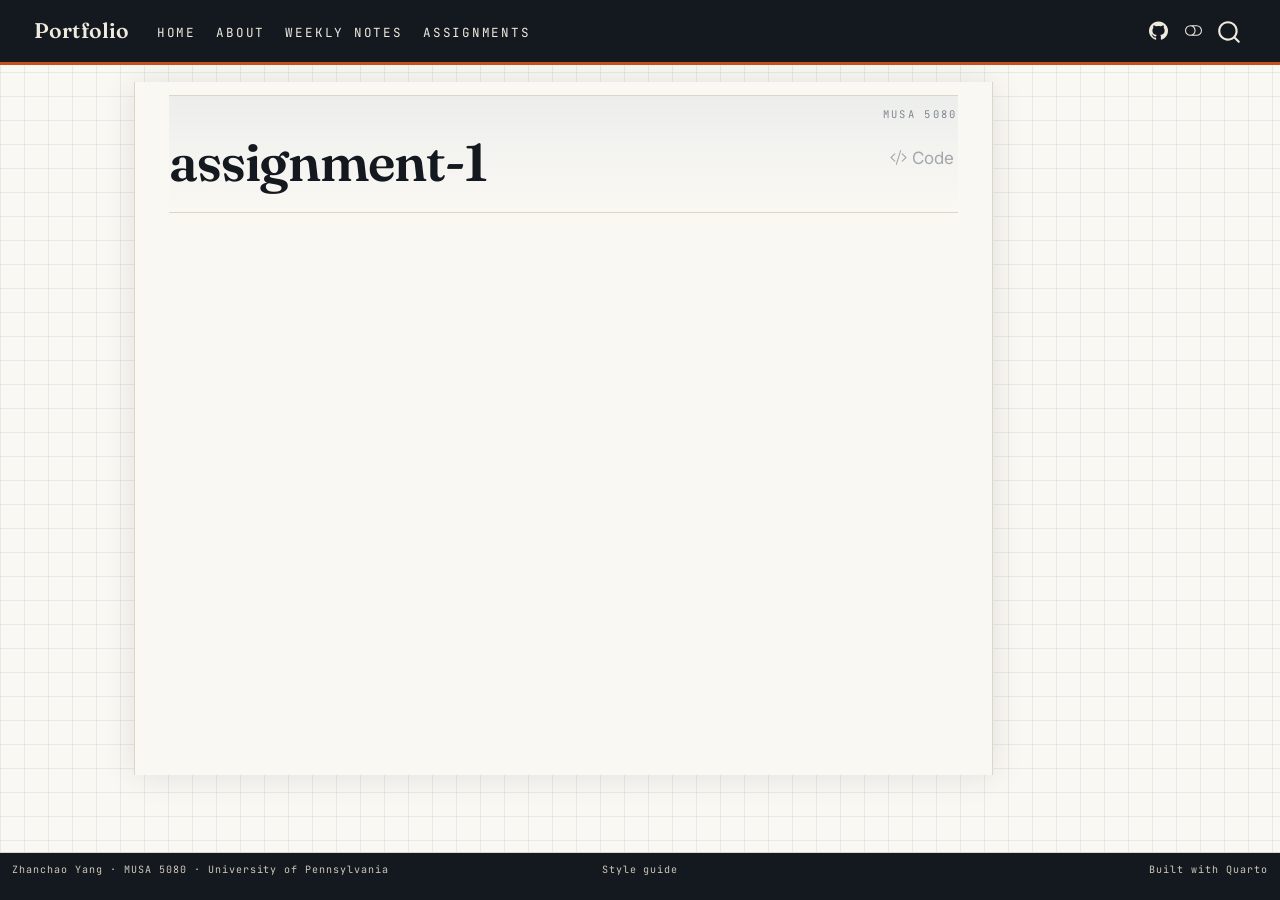
<file: docs/assignments/assignment1.html>
<!DOCTYPE html>
<html xmlns="http://www.w3.org/1999/xhtml" lang="en" xml:lang="en"><head>

<meta charset="utf-8">
<meta name="generator" content="quarto-1.8.24">

<meta name="viewport" content="width=device-width, initial-scale=1.0, user-scalable=yes">


<title>assignment-1 – Zhanchao’s MUSA 5080 Portfolio</title>
<style>
code{white-space: pre-wrap;}
span.smallcaps{font-variant: small-caps;}
div.columns{display: flex; gap: min(4vw, 1.5em);}
div.column{flex: auto; overflow-x: auto;}
div.hanging-indent{margin-left: 1.5em; text-indent: -1.5em;}
ul.task-list{list-style: none;}
ul.task-list li input[type="checkbox"] {
  width: 0.8em;
  margin: 0 0.8em 0.2em -1em; /* quarto-specific, see https://github.com/quarto-dev/quarto-cli/issues/4556 */ 
  vertical-align: middle;
}
/* CSS for syntax highlighting */
html { -webkit-text-size-adjust: 100%; }
pre > code.sourceCode { white-space: pre; position: relative; }
pre > code.sourceCode > span { display: inline-block; line-height: 1.25; }
pre > code.sourceCode > span:empty { height: 1.2em; }
.sourceCode { overflow: visible; }
code.sourceCode > span { color: inherit; text-decoration: inherit; }
div.sourceCode { margin: 1em 0; }
pre.sourceCode { margin: 0; }
@media screen {
div.sourceCode { overflow: auto; }
}
@media print {
pre > code.sourceCode { white-space: pre-wrap; }
pre > code.sourceCode > span { text-indent: -5em; padding-left: 5em; }
}
pre.numberSource code
  { counter-reset: source-line 0; }
pre.numberSource code > span
  { position: relative; left: -4em; counter-increment: source-line; }
pre.numberSource code > span > a:first-child::before
  { content: counter(source-line);
    position: relative; left: -1em; text-align: right; vertical-align: baseline;
    border: none; display: inline-block;
    -webkit-touch-callout: none; -webkit-user-select: none;
    -khtml-user-select: none; -moz-user-select: none;
    -ms-user-select: none; user-select: none;
    padding: 0 4px; width: 4em;
  }
pre.numberSource { margin-left: 3em;  padding-left: 4px; }
div.sourceCode
  {   }
@media screen {
pre > code.sourceCode > span > a:first-child::before { text-decoration: underline; }
}
</style>


<script src="../site_libs/quarto-nav/quarto-nav.js"></script>
<script src="../site_libs/clipboard/clipboard.min.js"></script>
<script src="../site_libs/quarto-search/autocomplete.umd.js"></script>
<script src="../site_libs/quarto-search/fuse.min.js"></script>
<script src="../site_libs/quarto-search/quarto-search.js"></script>
<meta name="quarto:offset" content="../">
<script src="../site_libs/quarto-html/quarto.js" type="module"></script>
<script src="../site_libs/quarto-html/tabsets/tabsets.js" type="module"></script>
<script src="../site_libs/quarto-html/axe/axe-check.js" type="module"></script>
<script src="../site_libs/quarto-html/popper.min.js"></script>
<script src="../site_libs/quarto-html/tippy.umd.min.js"></script>
<script src="../site_libs/quarto-html/anchor.min.js"></script>
<link href="../site_libs/quarto-html/tippy.css" rel="stylesheet">
<link href="../site_libs/quarto-html/quarto-syntax-highlighting-cbeb6f80165b3584854fabf956275ae3.css" rel="stylesheet" class="quarto-color-scheme" id="quarto-text-highlighting-styles">
<link href="../site_libs/quarto-html/quarto-syntax-highlighting-dark-f13e5d7a4a62b048c4ac146d97c03c99.css" rel="stylesheet" class="quarto-color-scheme quarto-color-alternate" id="quarto-text-highlighting-styles">
<link href="../site_libs/quarto-html/quarto-syntax-highlighting-cbeb6f80165b3584854fabf956275ae3.css" rel="stylesheet" class="quarto-color-scheme-extra" id="quarto-text-highlighting-styles">
<script src="../site_libs/bootstrap/bootstrap.min.js"></script>
<link href="../site_libs/bootstrap/bootstrap-icons.css" rel="stylesheet">
<link href="../site_libs/bootstrap/bootstrap-c6b62fee3645129893ce9df8a72cb9b4.min.css" rel="stylesheet" append-hash="true" class="quarto-color-scheme" id="quarto-bootstrap" data-mode="light">
<link href="../site_libs/bootstrap/bootstrap-dark-87b93045c1a588fc6cabe08525c2b15e.min.css" rel="stylesheet" append-hash="true" class="quarto-color-scheme quarto-color-alternate" id="quarto-bootstrap" data-mode="dark">
<link href="../site_libs/bootstrap/bootstrap-c6b62fee3645129893ce9df8a72cb9b4.min.css" rel="stylesheet" append-hash="true" class="quarto-color-scheme-extra" id="quarto-bootstrap" data-mode="light">
<script id="quarto-search-options" type="application/json">{
  "location": "navbar",
  "copy-button": false,
  "collapse-after": 3,
  "panel-placement": "end",
  "type": "overlay",
  "limit": 50,
  "keyboard-shortcut": [
    "f",
    "/",
    "s"
  ],
  "show-item-context": false,
  "language": {
    "search-no-results-text": "No results",
    "search-matching-documents-text": "matching documents",
    "search-copy-link-title": "Copy link to search",
    "search-hide-matches-text": "Hide additional matches",
    "search-more-match-text": "more match in this document",
    "search-more-matches-text": "more matches in this document",
    "search-clear-button-title": "Clear",
    "search-text-placeholder": "",
    "search-detached-cancel-button-title": "Cancel",
    "search-submit-button-title": "Submit",
    "search-label": "Search"
  }
}</script>
<style>html{ scroll-behavior: smooth; }</style>
<!-- Blueprint theme typefaces: Fraunces (display serif, variable SOFT/WONK
     axes used by the headings), Inter (body), JetBrains Mono (labels/code). -->
<link rel="preconnect" href="https://fonts.googleapis.com">
<link rel="preconnect" href="https://fonts.gstatic.com" crossorigin="">
<link rel="stylesheet" href="https://fonts.googleapis.com/css2?family=Fraunces:opsz,wght@9..144,400..700&amp;family=Inter:wght@400;500;600&amp;family=JetBrains+Mono:wght@400;500&amp;display=swap">


</head>

<body class="nav-fixed quarto-light"><script id="quarto-html-before-body" type="application/javascript">
    const toggleBodyColorMode = (bsSheetEl) => {
      const mode = bsSheetEl.getAttribute("data-mode");
      const bodyEl = window.document.querySelector("body");
      if (mode === "dark") {
        bodyEl.classList.add("quarto-dark");
        bodyEl.classList.remove("quarto-light");
      } else {
        bodyEl.classList.add("quarto-light");
        bodyEl.classList.remove("quarto-dark");
      }
    }
    const toggleBodyColorPrimary = () => {
      const bsSheetEl = window.document.querySelector("link#quarto-bootstrap:not([rel=disabled-stylesheet])");
      if (bsSheetEl) {
        toggleBodyColorMode(bsSheetEl);
      }
    }
    const setColorSchemeToggle = (alternate) => {
      const toggles = window.document.querySelectorAll('.quarto-color-scheme-toggle');
      for (let i=0; i < toggles.length; i++) {
        const toggle = toggles[i];
        if (toggle) {
          if (alternate) {
            toggle.classList.add("alternate");
          } else {
            toggle.classList.remove("alternate");
          }
        }
      }
    };
    const toggleColorMode = (alternate) => {
      // Switch the stylesheets
      const primaryStylesheets = window.document.querySelectorAll('link.quarto-color-scheme:not(.quarto-color-alternate)');
      const alternateStylesheets = window.document.querySelectorAll('link.quarto-color-scheme.quarto-color-alternate');
      manageTransitions('#quarto-margin-sidebar .nav-link', false);
      if (alternate) {
        // note: dark is layered on light, we don't disable primary!
        enableStylesheet(alternateStylesheets);
        for (const sheetNode of alternateStylesheets) {
          if (sheetNode.id === "quarto-bootstrap") {
            toggleBodyColorMode(sheetNode);
          }
        }
      } else {
        disableStylesheet(alternateStylesheets);
        enableStylesheet(primaryStylesheets)
        toggleBodyColorPrimary();
      }
      manageTransitions('#quarto-margin-sidebar .nav-link', true);
      // Switch the toggles
      setColorSchemeToggle(alternate)
      // Hack to workaround the fact that safari doesn't
      // properly recolor the scrollbar when toggling (#1455)
      if (navigator.userAgent.indexOf('Safari') > 0 && navigator.userAgent.indexOf('Chrome') == -1) {
        manageTransitions("body", false);
        window.scrollTo(0, 1);
        setTimeout(() => {
          window.scrollTo(0, 0);
          manageTransitions("body", true);
        }, 40);
      }
    }
    const disableStylesheet = (stylesheets) => {
      for (let i=0; i < stylesheets.length; i++) {
        const stylesheet = stylesheets[i];
        stylesheet.rel = 'disabled-stylesheet';
      }
    }
    const enableStylesheet = (stylesheets) => {
      for (let i=0; i < stylesheets.length; i++) {
        const stylesheet = stylesheets[i];
        if(stylesheet.rel !== 'stylesheet') { // for Chrome, which will still FOUC without this check
          stylesheet.rel = 'stylesheet';
        }
      }
    }
    const manageTransitions = (selector, allowTransitions) => {
      const els = window.document.querySelectorAll(selector);
      for (let i=0; i < els.length; i++) {
        const el = els[i];
        if (allowTransitions) {
          el.classList.remove('notransition');
        } else {
          el.classList.add('notransition');
        }
      }
    }
    const isFileUrl = () => {
      return window.location.protocol === 'file:';
    }
    const hasAlternateSentinel = () => {
      let styleSentinel = getColorSchemeSentinel();
      if (styleSentinel !== null) {
        return styleSentinel === "alternate";
      } else {
        return false;
      }
    }
    const setStyleSentinel = (alternate) => {
      const value = alternate ? "alternate" : "default";
      if (!isFileUrl()) {
        window.localStorage.setItem("quarto-color-scheme", value);
      } else {
        localAlternateSentinel = value;
      }
    }
    const getColorSchemeSentinel = () => {
      if (!isFileUrl()) {
        const storageValue = window.localStorage.getItem("quarto-color-scheme");
        return storageValue != null ? storageValue : localAlternateSentinel;
      } else {
        return localAlternateSentinel;
      }
    }
    const toggleGiscusIfUsed = (isAlternate, darkModeDefault) => {
      const baseTheme = document.querySelector('#giscus-base-theme')?.value ?? 'light';
      const alternateTheme = document.querySelector('#giscus-alt-theme')?.value ?? 'dark';
      let newTheme = '';
      if(authorPrefersDark) {
        newTheme = isAlternate ? baseTheme : alternateTheme;
      } else {
        newTheme = isAlternate ? alternateTheme : baseTheme;
      }
      const changeGiscusTheme = () => {
        // From: https://github.com/giscus/giscus/issues/336
        const sendMessage = (message) => {
          const iframe = document.querySelector('iframe.giscus-frame');
          if (!iframe) return;
          iframe.contentWindow.postMessage({ giscus: message }, 'https://giscus.app');
        }
        sendMessage({
          setConfig: {
            theme: newTheme
          }
        });
      }
      const isGiscussLoaded = window.document.querySelector('iframe.giscus-frame') !== null;
      if (isGiscussLoaded) {
        changeGiscusTheme();
      }
    };
    const authorPrefersDark = false;
    const darkModeDefault = authorPrefersDark;
      document.querySelector('link#quarto-text-highlighting-styles.quarto-color-scheme-extra').rel = 'disabled-stylesheet';
      document.querySelector('link#quarto-bootstrap.quarto-color-scheme-extra').rel = 'disabled-stylesheet';
    let localAlternateSentinel = darkModeDefault ? 'alternate' : 'default';
    // Dark / light mode switch
    window.quartoToggleColorScheme = () => {
      // Read the current dark / light value
      let toAlternate = !hasAlternateSentinel();
      toggleColorMode(toAlternate);
      setStyleSentinel(toAlternate);
      toggleGiscusIfUsed(toAlternate, darkModeDefault);
      window.dispatchEvent(new Event('resize'));
    };
    // Switch to dark mode if need be
    if (hasAlternateSentinel()) {
      toggleColorMode(true);
    } else {
      toggleColorMode(false);
    }
  </script>

<div id="quarto-search-results"></div>
  <header id="quarto-header" class="headroom fixed-top">
    <nav class="navbar navbar-expand-lg " data-bs-theme="dark">
      <div class="navbar-container container-fluid">
      <div class="navbar-brand-container mx-auto">
    <a href="../index.html" class="navbar-brand navbar-brand-logo">
    </a>
    <a class="navbar-brand" href="../index.html">
    <span class="navbar-title">Portfolio</span>
    </a>
  </div>
            <div id="quarto-search" class="" title="Search"></div>
          <button class="navbar-toggler" type="button" data-bs-toggle="collapse" data-bs-target="#navbarCollapse" aria-controls="navbarCollapse" role="menu" aria-expanded="false" aria-label="Toggle navigation" onclick="if (window.quartoToggleHeadroom) { window.quartoToggleHeadroom(); }">
  <span class="navbar-toggler-icon"></span>
</button>
          <div class="collapse navbar-collapse" id="navbarCollapse">
            <ul class="navbar-nav navbar-nav-scroll me-auto">
  <li class="nav-item">
    <a class="nav-link" href="../index.html"> 
<span class="menu-text">Home</span></a>
  </li>  
  <li class="nav-item">
    <a class="nav-link" href="../about.html"> 
<span class="menu-text">About</span></a>
  </li>  
  <li class="nav-item">
    <a class="nav-link" href="../weekly-notes/index.html"> 
<span class="menu-text">Weekly Notes</span></a>
  </li>  
  <li class="nav-item">
    <a class="nav-link" href="../assignments/index.html"> 
<span class="menu-text">Assignments</span></a>
  </li>  
</ul>
            <ul class="navbar-nav navbar-nav-scroll ms-auto">
  <li class="nav-item compact">
    <a class="nav-link" href="https://github.com/zyang91/test"> <i class="bi bi-github" role="img">
</i> 
<span class="menu-text"></span></a>
  </li>  
</ul>
          </div> <!-- /navcollapse -->
            <div class="quarto-navbar-tools">
  <a href="" class="quarto-color-scheme-toggle quarto-navigation-tool  px-1" onclick="window.quartoToggleColorScheme(); return false;" title="Toggle dark mode"><i class="bi"></i></a>
</div>
      </div> <!-- /container-fluid -->
    </nav>
</header>
<!-- content -->
<div id="quarto-content" class="quarto-container page-columns page-rows-contents page-layout-article page-navbar">
<!-- sidebar -->
<!-- margin-sidebar -->
    <div id="quarto-margin-sidebar" class="sidebar margin-sidebar zindex-bottom">
        
    </div>
<!-- main -->
<main class="content" id="quarto-document-content">


<header id="title-block-header" class="quarto-title-block default">
<div class="quarto-title">
<div class="quarto-title-block"><div><h1 class="title">assignment-1</h1><button type="button" class="btn code-tools-button" id="quarto-code-tools-source"><i class="bi"></i> Code</button></div></div>
</div>



<div class="quarto-title-meta">

    
  
    
  </div>
  


</header>




<!-- -->


</main> <!-- /main -->
<script id="quarto-html-after-body" type="application/javascript">
  window.document.addEventListener("DOMContentLoaded", function (event) {
    // Ensure there is a toggle, if there isn't float one in the top right
    if (window.document.querySelector('.quarto-color-scheme-toggle') === null) {
      const a = window.document.createElement('a');
      a.classList.add('top-right');
      a.classList.add('quarto-color-scheme-toggle');
      a.href = "";
      a.onclick = function() { try { window.quartoToggleColorScheme(); } catch {} return false; };
      const i = window.document.createElement("i");
      i.classList.add('bi');
      a.appendChild(i);
      window.document.body.appendChild(a);
    }
    setColorSchemeToggle(hasAlternateSentinel())
    const icon = "";
    const anchorJS = new window.AnchorJS();
    anchorJS.options = {
      placement: 'right',
      icon: icon
    };
    anchorJS.add('.anchored');
    const isCodeAnnotation = (el) => {
      for (const clz of el.classList) {
        if (clz.startsWith('code-annotation-')) {                     
          return true;
        }
      }
      return false;
    }
    const onCopySuccess = function(e) {
      // button target
      const button = e.trigger;
      // don't keep focus
      button.blur();
      // flash "checked"
      button.classList.add('code-copy-button-checked');
      var currentTitle = button.getAttribute("title");
      button.setAttribute("title", "Copied!");
      let tooltip;
      if (window.bootstrap) {
        button.setAttribute("data-bs-toggle", "tooltip");
        button.setAttribute("data-bs-placement", "left");
        button.setAttribute("data-bs-title", "Copied!");
        tooltip = new bootstrap.Tooltip(button, 
          { trigger: "manual", 
            customClass: "code-copy-button-tooltip",
            offset: [0, -8]});
        tooltip.show();    
      }
      setTimeout(function() {
        if (tooltip) {
          tooltip.hide();
          button.removeAttribute("data-bs-title");
          button.removeAttribute("data-bs-toggle");
          button.removeAttribute("data-bs-placement");
        }
        button.setAttribute("title", currentTitle);
        button.classList.remove('code-copy-button-checked');
      }, 1000);
      // clear code selection
      e.clearSelection();
    }
    const getTextToCopy = function(trigger) {
      const outerScaffold = trigger.parentElement.cloneNode(true);
      const codeEl = outerScaffold.querySelector('code');
      for (const childEl of codeEl.children) {
        if (isCodeAnnotation(childEl)) {
          childEl.remove();
        }
      }
      return codeEl.innerText;
    }
    const clipboard = new window.ClipboardJS('.code-copy-button:not([data-in-quarto-modal])', {
      text: getTextToCopy
    });
    clipboard.on('success', onCopySuccess);
    if (window.document.getElementById('quarto-embedded-source-code-modal')) {
      const clipboardModal = new window.ClipboardJS('.code-copy-button[data-in-quarto-modal]', {
        text: getTextToCopy,
        container: window.document.getElementById('quarto-embedded-source-code-modal')
      });
      clipboardModal.on('success', onCopySuccess);
    }
    const viewSource = window.document.getElementById('quarto-view-source') ||
                       window.document.getElementById('quarto-code-tools-source');
    if (viewSource) {
      const sourceUrl = viewSource.getAttribute("data-quarto-source-url");
      viewSource.addEventListener("click", function(e) {
        if (sourceUrl) {
          // rstudio viewer pane
          if (/\bcapabilities=\b/.test(window.location)) {
            window.open(sourceUrl);
          } else {
            window.location.href = sourceUrl;
          }
        } else {
          const modal = new bootstrap.Modal(document.getElementById('quarto-embedded-source-code-modal'));
          modal.show();
        }
        return false;
      });
    }
    function toggleCodeHandler(show) {
      return function(e) {
        const detailsSrc = window.document.querySelectorAll(".cell > details > .sourceCode");
        for (let i=0; i<detailsSrc.length; i++) {
          const details = detailsSrc[i].parentElement;
          if (show) {
            details.open = true;
          } else {
            details.removeAttribute("open");
          }
        }
        const cellCodeDivs = window.document.querySelectorAll(".cell > .sourceCode");
        const fromCls = show ? "hidden" : "unhidden";
        const toCls = show ? "unhidden" : "hidden";
        for (let i=0; i<cellCodeDivs.length; i++) {
          const codeDiv = cellCodeDivs[i];
          if (codeDiv.classList.contains(fromCls)) {
            codeDiv.classList.remove(fromCls);
            codeDiv.classList.add(toCls);
          } 
        }
        return false;
      }
    }
    const hideAllCode = window.document.getElementById("quarto-hide-all-code");
    if (hideAllCode) {
      hideAllCode.addEventListener("click", toggleCodeHandler(false));
    }
    const showAllCode = window.document.getElementById("quarto-show-all-code");
    if (showAllCode) {
      showAllCode.addEventListener("click", toggleCodeHandler(true));
    }
      var localhostRegex = new RegExp(/^(?:http|https):\/\/localhost\:?[0-9]*\//);
      var mailtoRegex = new RegExp(/^mailto:/);
        var filterRegex = new RegExp('/' + window.location.host + '/');
      var isInternal = (href) => {
          return filterRegex.test(href) || localhostRegex.test(href) || mailtoRegex.test(href);
      }
      // Inspect non-navigation links and adorn them if external
     var links = window.document.querySelectorAll('a[href]:not(.nav-link):not(.navbar-brand):not(.toc-action):not(.sidebar-link):not(.sidebar-item-toggle):not(.pagination-link):not(.no-external):not([aria-hidden]):not(.dropdown-item):not(.quarto-navigation-tool):not(.about-link)');
      for (var i=0; i<links.length; i++) {
        const link = links[i];
        if (!isInternal(link.href)) {
          // undo the damage that might have been done by quarto-nav.js in the case of
          // links that we want to consider external
          if (link.dataset.originalHref !== undefined) {
            link.href = link.dataset.originalHref;
          }
            // target, if specified
            link.setAttribute("target", "_blank");
            if (link.getAttribute("rel") === null) {
              link.setAttribute("rel", "noopener");
            }
        }
      }
    function tippyHover(el, contentFn, onTriggerFn, onUntriggerFn) {
      const config = {
        allowHTML: true,
        maxWidth: 500,
        delay: 100,
        arrow: false,
        appendTo: function(el) {
            return el.parentElement;
        },
        interactive: true,
        interactiveBorder: 10,
        theme: 'quarto',
        placement: 'bottom-start',
      };
      if (contentFn) {
        config.content = contentFn;
      }
      if (onTriggerFn) {
        config.onTrigger = onTriggerFn;
      }
      if (onUntriggerFn) {
        config.onUntrigger = onUntriggerFn;
      }
      window.tippy(el, config); 
    }
    const noterefs = window.document.querySelectorAll('a[role="doc-noteref"]');
    for (var i=0; i<noterefs.length; i++) {
      const ref = noterefs[i];
      tippyHover(ref, function() {
        // use id or data attribute instead here
        let href = ref.getAttribute('data-footnote-href') || ref.getAttribute('href');
        try { href = new URL(href).hash; } catch {}
        const id = href.replace(/^#\/?/, "");
        const note = window.document.getElementById(id);
        if (note) {
          return note.innerHTML;
        } else {
          return "";
        }
      });
    }
    const xrefs = window.document.querySelectorAll('a.quarto-xref');
    const processXRef = (id, note) => {
      // Strip column container classes
      const stripColumnClz = (el) => {
        el.classList.remove("page-full", "page-columns");
        if (el.children) {
          for (const child of el.children) {
            stripColumnClz(child);
          }
        }
      }
      stripColumnClz(note)
      if (id === null || id.startsWith('sec-')) {
        // Special case sections, only their first couple elements
        const container = document.createElement("div");
        if (note.children && note.children.length > 2) {
          container.appendChild(note.children[0].cloneNode(true));
          for (let i = 1; i < note.children.length; i++) {
            const child = note.children[i];
            if (child.tagName === "P" && child.innerText === "") {
              continue;
            } else {
              container.appendChild(child.cloneNode(true));
              break;
            }
          }
          if (window.Quarto?.typesetMath) {
            window.Quarto.typesetMath(container);
          }
          return container.innerHTML
        } else {
          if (window.Quarto?.typesetMath) {
            window.Quarto.typesetMath(note);
          }
          return note.innerHTML;
        }
      } else {
        // Remove any anchor links if they are present
        const anchorLink = note.querySelector('a.anchorjs-link');
        if (anchorLink) {
          anchorLink.remove();
        }
        if (window.Quarto?.typesetMath) {
          window.Quarto.typesetMath(note);
        }
        if (note.classList.contains("callout")) {
          return note.outerHTML;
        } else {
          return note.innerHTML;
        }
      }
    }
    for (var i=0; i<xrefs.length; i++) {
      const xref = xrefs[i];
      tippyHover(xref, undefined, function(instance) {
        instance.disable();
        let url = xref.getAttribute('href');
        let hash = undefined; 
        if (url.startsWith('#')) {
          hash = url;
        } else {
          try { hash = new URL(url).hash; } catch {}
        }
        if (hash) {
          const id = hash.replace(/^#\/?/, "");
          const note = window.document.getElementById(id);
          if (note !== null) {
            try {
              const html = processXRef(id, note.cloneNode(true));
              instance.setContent(html);
            } finally {
              instance.enable();
              instance.show();
            }
          } else {
            // See if we can fetch this
            fetch(url.split('#')[0])
            .then(res => res.text())
            .then(html => {
              const parser = new DOMParser();
              const htmlDoc = parser.parseFromString(html, "text/html");
              const note = htmlDoc.getElementById(id);
              if (note !== null) {
                const html = processXRef(id, note);
                instance.setContent(html);
              } 
            }).finally(() => {
              instance.enable();
              instance.show();
            });
          }
        } else {
          // See if we can fetch a full url (with no hash to target)
          // This is a special case and we should probably do some content thinning / targeting
          fetch(url)
          .then(res => res.text())
          .then(html => {
            const parser = new DOMParser();
            const htmlDoc = parser.parseFromString(html, "text/html");
            const note = htmlDoc.querySelector('main.content');
            if (note !== null) {
              // This should only happen for chapter cross references
              // (since there is no id in the URL)
              // remove the first header
              if (note.children.length > 0 && note.children[0].tagName === "HEADER") {
                note.children[0].remove();
              }
              const html = processXRef(null, note);
              instance.setContent(html);
            } 
          }).finally(() => {
            instance.enable();
            instance.show();
          });
        }
      }, function(instance) {
      });
    }
        let selectedAnnoteEl;
        const selectorForAnnotation = ( cell, annotation) => {
          let cellAttr = 'data-code-cell="' + cell + '"';
          let lineAttr = 'data-code-annotation="' +  annotation + '"';
          const selector = 'span[' + cellAttr + '][' + lineAttr + ']';
          return selector;
        }
        const selectCodeLines = (annoteEl) => {
          const doc = window.document;
          const targetCell = annoteEl.getAttribute("data-target-cell");
          const targetAnnotation = annoteEl.getAttribute("data-target-annotation");
          const annoteSpan = window.document.querySelector(selectorForAnnotation(targetCell, targetAnnotation));
          const lines = annoteSpan.getAttribute("data-code-lines").split(",");
          const lineIds = lines.map((line) => {
            return targetCell + "-" + line;
          })
          let top = null;
          let height = null;
          let parent = null;
          if (lineIds.length > 0) {
              //compute the position of the single el (top and bottom and make a div)
              const el = window.document.getElementById(lineIds[0]);
              top = el.offsetTop;
              height = el.offsetHeight;
              parent = el.parentElement.parentElement;
            if (lineIds.length > 1) {
              const lastEl = window.document.getElementById(lineIds[lineIds.length - 1]);
              const bottom = lastEl.offsetTop + lastEl.offsetHeight;
              height = bottom - top;
            }
            if (top !== null && height !== null && parent !== null) {
              // cook up a div (if necessary) and position it 
              let div = window.document.getElementById("code-annotation-line-highlight");
              if (div === null) {
                div = window.document.createElement("div");
                div.setAttribute("id", "code-annotation-line-highlight");
                div.style.position = 'absolute';
                parent.appendChild(div);
              }
              div.style.top = top - 2 + "px";
              div.style.height = height + 4 + "px";
              div.style.left = 0;
              let gutterDiv = window.document.getElementById("code-annotation-line-highlight-gutter");
              if (gutterDiv === null) {
                gutterDiv = window.document.createElement("div");
                gutterDiv.setAttribute("id", "code-annotation-line-highlight-gutter");
                gutterDiv.style.position = 'absolute';
                const codeCell = window.document.getElementById(targetCell);
                const gutter = codeCell.querySelector('.code-annotation-gutter');
                gutter.appendChild(gutterDiv);
              }
              gutterDiv.style.top = top - 2 + "px";
              gutterDiv.style.height = height + 4 + "px";
            }
            selectedAnnoteEl = annoteEl;
          }
        };
        const unselectCodeLines = () => {
          const elementsIds = ["code-annotation-line-highlight", "code-annotation-line-highlight-gutter"];
          elementsIds.forEach((elId) => {
            const div = window.document.getElementById(elId);
            if (div) {
              div.remove();
            }
          });
          selectedAnnoteEl = undefined;
        };
          // Handle positioning of the toggle
      window.addEventListener(
        "resize",
        throttle(() => {
          elRect = undefined;
          if (selectedAnnoteEl) {
            selectCodeLines(selectedAnnoteEl);
          }
        }, 10)
      );
      function throttle(fn, ms) {
      let throttle = false;
      let timer;
        return (...args) => {
          if(!throttle) { // first call gets through
              fn.apply(this, args);
              throttle = true;
          } else { // all the others get throttled
              if(timer) clearTimeout(timer); // cancel #2
              timer = setTimeout(() => {
                fn.apply(this, args);
                timer = throttle = false;
              }, ms);
          }
        };
      }
        // Attach click handler to the DT
        const annoteDls = window.document.querySelectorAll('dt[data-target-cell]');
        for (const annoteDlNode of annoteDls) {
          annoteDlNode.addEventListener('click', (event) => {
            const clickedEl = event.target;
            if (clickedEl !== selectedAnnoteEl) {
              unselectCodeLines();
              const activeEl = window.document.querySelector('dt[data-target-cell].code-annotation-active');
              if (activeEl) {
                activeEl.classList.remove('code-annotation-active');
              }
              selectCodeLines(clickedEl);
              clickedEl.classList.add('code-annotation-active');
            } else {
              // Unselect the line
              unselectCodeLines();
              clickedEl.classList.remove('code-annotation-active');
            }
          });
        }
    const findCites = (el) => {
      const parentEl = el.parentElement;
      if (parentEl) {
        const cites = parentEl.dataset.cites;
        if (cites) {
          return {
            el,
            cites: cites.split(' ')
          };
        } else {
          return findCites(el.parentElement)
        }
      } else {
        return undefined;
      }
    };
    var bibliorefs = window.document.querySelectorAll('a[role="doc-biblioref"]');
    for (var i=0; i<bibliorefs.length; i++) {
      const ref = bibliorefs[i];
      const citeInfo = findCites(ref);
      if (citeInfo) {
        tippyHover(citeInfo.el, function() {
          var popup = window.document.createElement('div');
          citeInfo.cites.forEach(function(cite) {
            var citeDiv = window.document.createElement('div');
            citeDiv.classList.add('hanging-indent');
            citeDiv.classList.add('csl-entry');
            var biblioDiv = window.document.getElementById('ref-' + cite);
            if (biblioDiv) {
              citeDiv.innerHTML = biblioDiv.innerHTML;
            }
            popup.appendChild(citeDiv);
          });
          return popup.innerHTML;
        });
      }
    }
  });
  </script><div class="modal fade" id="quarto-embedded-source-code-modal" tabindex="-1" aria-labelledby="quarto-embedded-source-code-modal-label" aria-hidden="true"><div class="modal-dialog modal-dialog-scrollable"><div class="modal-content"><div class="modal-header"><h5 class="modal-title" id="quarto-embedded-source-code-modal-label">Source Code</h5><button class="btn-close" data-bs-dismiss="modal"></button></div><div class="modal-body"><div class="">
<div class="code-copy-outer-scaffold"><div class="sourceCode" id="cb1" data-shortcodes="false"><pre class="sourceCode markdown code-with-copy"><code class="sourceCode markdown"><span id="cb1-1"><a href="#cb1-1" aria-hidden="true" tabindex="-1"></a><span class="co">---</span></span>
<span id="cb1-2"><a href="#cb1-2" aria-hidden="true" tabindex="-1"></a><span class="an">title:</span><span class="co"> "assignment-1"</span></span>
<span id="cb1-3"><a href="#cb1-3" aria-hidden="true" tabindex="-1"></a><span class="an">editor:</span><span class="co"> visual</span></span>
<span id="cb1-4"><a href="#cb1-4" aria-hidden="true" tabindex="-1"></a><span class="co">---</span></span></code></pre></div><button title="Copy to Clipboard" class="code-copy-button" data-in-quarto-modal=""><i class="bi"></i></button></div>
</div></div></div></div></div>
</div> <!-- /content -->
<footer class="footer">
  <div class="nav-footer">
    <div class="nav-footer-left">
<p>Zhanchao Yang · MUSA 5080 · University of Pennsylvania</p>
</div>   
    <div class="nav-footer-center">
<p><a href="../styleguide.html">Style guide</a></p>
</div>
    <div class="nav-footer-right">
<p>Built with <a href="https://quarto.org">Quarto</a></p>
</div>
  </div>
</footer>




<script src="../site_libs/quarto-html/zenscroll-min.js"></script>
</body></html>
</file>
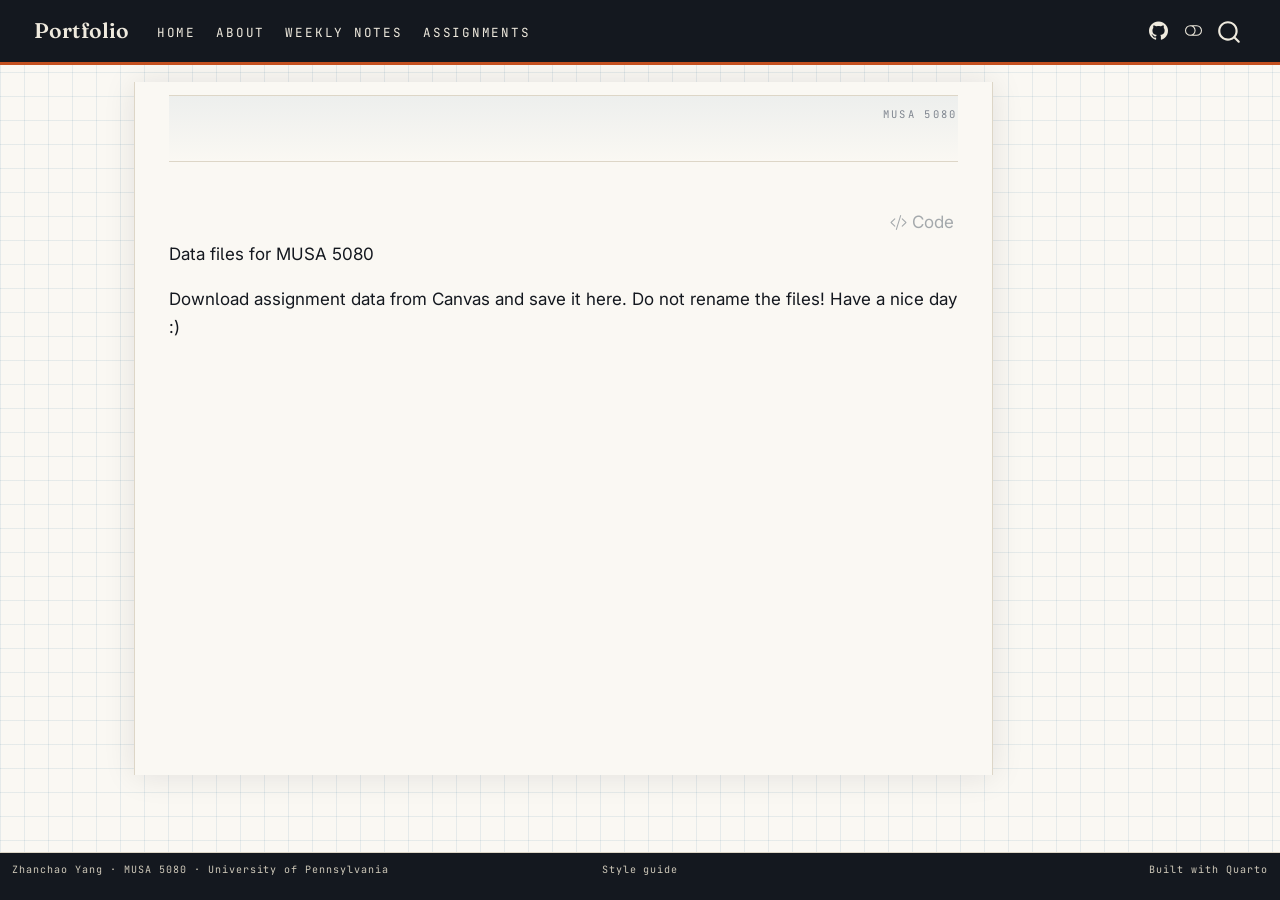
<file: docs/data/readme.html>
<!DOCTYPE html>
<html xmlns="http://www.w3.org/1999/xhtml" lang="en" xml:lang="en"><head>

<meta charset="utf-8">
<meta name="generator" content="quarto-1.8.24">

<meta name="viewport" content="width=device-width, initial-scale=1.0, user-scalable=yes">


<title>readme – Zhanchao's MUSA 5080 Portfolio</title>
<style>
code{white-space: pre-wrap;}
span.smallcaps{font-variant: small-caps;}
div.columns{display: flex; gap: min(4vw, 1.5em);}
div.column{flex: auto; overflow-x: auto;}
div.hanging-indent{margin-left: 1.5em; text-indent: -1.5em;}
ul.task-list{list-style: none;}
ul.task-list li input[type="checkbox"] {
  width: 0.8em;
  margin: 0 0.8em 0.2em -1em; /* quarto-specific, see https://github.com/quarto-dev/quarto-cli/issues/4556 */ 
  vertical-align: middle;
}
/* CSS for syntax highlighting */
html { -webkit-text-size-adjust: 100%; }
pre > code.sourceCode { white-space: pre; position: relative; }
pre > code.sourceCode > span { display: inline-block; line-height: 1.25; }
pre > code.sourceCode > span:empty { height: 1.2em; }
.sourceCode { overflow: visible; }
code.sourceCode > span { color: inherit; text-decoration: inherit; }
div.sourceCode { margin: 1em 0; }
pre.sourceCode { margin: 0; }
@media screen {
div.sourceCode { overflow: auto; }
}
@media print {
pre > code.sourceCode { white-space: pre-wrap; }
pre > code.sourceCode > span { text-indent: -5em; padding-left: 5em; }
}
pre.numberSource code
  { counter-reset: source-line 0; }
pre.numberSource code > span
  { position: relative; left: -4em; counter-increment: source-line; }
pre.numberSource code > span > a:first-child::before
  { content: counter(source-line);
    position: relative; left: -1em; text-align: right; vertical-align: baseline;
    border: none; display: inline-block;
    -webkit-touch-callout: none; -webkit-user-select: none;
    -khtml-user-select: none; -moz-user-select: none;
    -ms-user-select: none; user-select: none;
    padding: 0 4px; width: 4em;
  }
pre.numberSource { margin-left: 3em;  padding-left: 4px; }
div.sourceCode
  {   }
@media screen {
pre > code.sourceCode > span > a:first-child::before { text-decoration: underline; }
}
</style>


<script src="../site_libs/quarto-nav/quarto-nav.js"></script>
<script src="../site_libs/clipboard/clipboard.min.js"></script>
<script src="../site_libs/quarto-search/autocomplete.umd.js"></script>
<script src="../site_libs/quarto-search/fuse.min.js"></script>
<script src="../site_libs/quarto-search/quarto-search.js"></script>
<meta name="quarto:offset" content="../">
<script src="../site_libs/quarto-html/quarto.js" type="module"></script>
<script src="../site_libs/quarto-html/tabsets/tabsets.js" type="module"></script>
<script src="../site_libs/quarto-html/axe/axe-check.js" type="module"></script>
<script src="../site_libs/quarto-html/popper.min.js"></script>
<script src="../site_libs/quarto-html/tippy.umd.min.js"></script>
<script src="../site_libs/quarto-html/anchor.min.js"></script>
<link href="../site_libs/quarto-html/tippy.css" rel="stylesheet">
<link href="../site_libs/quarto-html/quarto-syntax-highlighting-cbeb6f80165b3584854fabf956275ae3.css" rel="stylesheet" class="quarto-color-scheme" id="quarto-text-highlighting-styles">
<link href="../site_libs/quarto-html/quarto-syntax-highlighting-dark-f13e5d7a4a62b048c4ac146d97c03c99.css" rel="stylesheet" class="quarto-color-scheme quarto-color-alternate" id="quarto-text-highlighting-styles">
<link href="../site_libs/quarto-html/quarto-syntax-highlighting-cbeb6f80165b3584854fabf956275ae3.css" rel="stylesheet" class="quarto-color-scheme-extra" id="quarto-text-highlighting-styles">
<script src="../site_libs/bootstrap/bootstrap.min.js"></script>
<link href="../site_libs/bootstrap/bootstrap-icons.css" rel="stylesheet">
<link href="../site_libs/bootstrap/bootstrap-c6b62fee3645129893ce9df8a72cb9b4.min.css" rel="stylesheet" append-hash="true" class="quarto-color-scheme" id="quarto-bootstrap" data-mode="light">
<link href="../site_libs/bootstrap/bootstrap-dark-87b93045c1a588fc6cabe08525c2b15e.min.css" rel="stylesheet" append-hash="true" class="quarto-color-scheme quarto-color-alternate" id="quarto-bootstrap" data-mode="dark">
<link href="../site_libs/bootstrap/bootstrap-c6b62fee3645129893ce9df8a72cb9b4.min.css" rel="stylesheet" append-hash="true" class="quarto-color-scheme-extra" id="quarto-bootstrap" data-mode="light">
<script id="quarto-search-options" type="application/json">{
  "location": "navbar",
  "copy-button": false,
  "collapse-after": 3,
  "panel-placement": "end",
  "type": "overlay",
  "limit": 50,
  "keyboard-shortcut": [
    "f",
    "/",
    "s"
  ],
  "show-item-context": false,
  "language": {
    "search-no-results-text": "No results",
    "search-matching-documents-text": "matching documents",
    "search-copy-link-title": "Copy link to search",
    "search-hide-matches-text": "Hide additional matches",
    "search-more-match-text": "more match in this document",
    "search-more-matches-text": "more matches in this document",
    "search-clear-button-title": "Clear",
    "search-text-placeholder": "",
    "search-detached-cancel-button-title": "Cancel",
    "search-submit-button-title": "Submit",
    "search-label": "Search"
  }
}</script>
<style>html{ scroll-behavior: smooth; }</style>
<!-- Blueprint theme typefaces: Fraunces (display serif, variable SOFT/WONK
     axes used by the headings), Inter (body), JetBrains Mono (labels/code). -->
<link rel="preconnect" href="https://fonts.googleapis.com">
<link rel="preconnect" href="https://fonts.gstatic.com" crossorigin="">
<link rel="stylesheet" href="https://fonts.googleapis.com/css2?family=Fraunces:opsz,wght@9..144,400..700&amp;family=Inter:wght@400;500;600&amp;family=JetBrains+Mono:wght@400;500&amp;display=swap">


</head>

<body class="nav-fixed quarto-light"><script id="quarto-html-before-body" type="application/javascript">
    const toggleBodyColorMode = (bsSheetEl) => {
      const mode = bsSheetEl.getAttribute("data-mode");
      const bodyEl = window.document.querySelector("body");
      if (mode === "dark") {
        bodyEl.classList.add("quarto-dark");
        bodyEl.classList.remove("quarto-light");
      } else {
        bodyEl.classList.add("quarto-light");
        bodyEl.classList.remove("quarto-dark");
      }
    }
    const toggleBodyColorPrimary = () => {
      const bsSheetEl = window.document.querySelector("link#quarto-bootstrap:not([rel=disabled-stylesheet])");
      if (bsSheetEl) {
        toggleBodyColorMode(bsSheetEl);
      }
    }
    const setColorSchemeToggle = (alternate) => {
      const toggles = window.document.querySelectorAll('.quarto-color-scheme-toggle');
      for (let i=0; i < toggles.length; i++) {
        const toggle = toggles[i];
        if (toggle) {
          if (alternate) {
            toggle.classList.add("alternate");
          } else {
            toggle.classList.remove("alternate");
          }
        }
      }
    };
    const toggleColorMode = (alternate) => {
      // Switch the stylesheets
      const primaryStylesheets = window.document.querySelectorAll('link.quarto-color-scheme:not(.quarto-color-alternate)');
      const alternateStylesheets = window.document.querySelectorAll('link.quarto-color-scheme.quarto-color-alternate');
      manageTransitions('#quarto-margin-sidebar .nav-link', false);
      if (alternate) {
        // note: dark is layered on light, we don't disable primary!
        enableStylesheet(alternateStylesheets);
        for (const sheetNode of alternateStylesheets) {
          if (sheetNode.id === "quarto-bootstrap") {
            toggleBodyColorMode(sheetNode);
          }
        }
      } else {
        disableStylesheet(alternateStylesheets);
        enableStylesheet(primaryStylesheets)
        toggleBodyColorPrimary();
      }
      manageTransitions('#quarto-margin-sidebar .nav-link', true);
      // Switch the toggles
      setColorSchemeToggle(alternate)
      // Hack to workaround the fact that safari doesn't
      // properly recolor the scrollbar when toggling (#1455)
      if (navigator.userAgent.indexOf('Safari') > 0 && navigator.userAgent.indexOf('Chrome') == -1) {
        manageTransitions("body", false);
        window.scrollTo(0, 1);
        setTimeout(() => {
          window.scrollTo(0, 0);
          manageTransitions("body", true);
        }, 40);
      }
    }
    const disableStylesheet = (stylesheets) => {
      for (let i=0; i < stylesheets.length; i++) {
        const stylesheet = stylesheets[i];
        stylesheet.rel = 'disabled-stylesheet';
      }
    }
    const enableStylesheet = (stylesheets) => {
      for (let i=0; i < stylesheets.length; i++) {
        const stylesheet = stylesheets[i];
        if(stylesheet.rel !== 'stylesheet') { // for Chrome, which will still FOUC without this check
          stylesheet.rel = 'stylesheet';
        }
      }
    }
    const manageTransitions = (selector, allowTransitions) => {
      const els = window.document.querySelectorAll(selector);
      for (let i=0; i < els.length; i++) {
        const el = els[i];
        if (allowTransitions) {
          el.classList.remove('notransition');
        } else {
          el.classList.add('notransition');
        }
      }
    }
    const isFileUrl = () => {
      return window.location.protocol === 'file:';
    }
    const hasAlternateSentinel = () => {
      let styleSentinel = getColorSchemeSentinel();
      if (styleSentinel !== null) {
        return styleSentinel === "alternate";
      } else {
        return false;
      }
    }
    const setStyleSentinel = (alternate) => {
      const value = alternate ? "alternate" : "default";
      if (!isFileUrl()) {
        window.localStorage.setItem("quarto-color-scheme", value);
      } else {
        localAlternateSentinel = value;
      }
    }
    const getColorSchemeSentinel = () => {
      if (!isFileUrl()) {
        const storageValue = window.localStorage.getItem("quarto-color-scheme");
        return storageValue != null ? storageValue : localAlternateSentinel;
      } else {
        return localAlternateSentinel;
      }
    }
    const toggleGiscusIfUsed = (isAlternate, darkModeDefault) => {
      const baseTheme = document.querySelector('#giscus-base-theme')?.value ?? 'light';
      const alternateTheme = document.querySelector('#giscus-alt-theme')?.value ?? 'dark';
      let newTheme = '';
      if(authorPrefersDark) {
        newTheme = isAlternate ? baseTheme : alternateTheme;
      } else {
        newTheme = isAlternate ? alternateTheme : baseTheme;
      }
      const changeGiscusTheme = () => {
        // From: https://github.com/giscus/giscus/issues/336
        const sendMessage = (message) => {
          const iframe = document.querySelector('iframe.giscus-frame');
          if (!iframe) return;
          iframe.contentWindow.postMessage({ giscus: message }, 'https://giscus.app');
        }
        sendMessage({
          setConfig: {
            theme: newTheme
          }
        });
      }
      const isGiscussLoaded = window.document.querySelector('iframe.giscus-frame') !== null;
      if (isGiscussLoaded) {
        changeGiscusTheme();
      }
    };
    const authorPrefersDark = false;
    const darkModeDefault = authorPrefersDark;
      document.querySelector('link#quarto-text-highlighting-styles.quarto-color-scheme-extra').rel = 'disabled-stylesheet';
      document.querySelector('link#quarto-bootstrap.quarto-color-scheme-extra').rel = 'disabled-stylesheet';
    let localAlternateSentinel = darkModeDefault ? 'alternate' : 'default';
    // Dark / light mode switch
    window.quartoToggleColorScheme = () => {
      // Read the current dark / light value
      let toAlternate = !hasAlternateSentinel();
      toggleColorMode(toAlternate);
      setStyleSentinel(toAlternate);
      toggleGiscusIfUsed(toAlternate, darkModeDefault);
      window.dispatchEvent(new Event('resize'));
    };
    // Switch to dark mode if need be
    if (hasAlternateSentinel()) {
      toggleColorMode(true);
    } else {
      toggleColorMode(false);
    }
  </script>

<div id="quarto-search-results"></div>
  <header id="quarto-header" class="headroom fixed-top">
    <nav class="navbar navbar-expand-lg " data-bs-theme="dark">
      <div class="navbar-container container-fluid">
      <div class="navbar-brand-container mx-auto">
    <a href="../index.html" class="navbar-brand navbar-brand-logo">
    </a>
    <a class="navbar-brand" href="../index.html">
    <span class="navbar-title">Portfolio</span>
    </a>
  </div>
            <div id="quarto-search" class="" title="Search"></div>
          <button class="navbar-toggler" type="button" data-bs-toggle="collapse" data-bs-target="#navbarCollapse" aria-controls="navbarCollapse" role="menu" aria-expanded="false" aria-label="Toggle navigation" onclick="if (window.quartoToggleHeadroom) { window.quartoToggleHeadroom(); }">
  <span class="navbar-toggler-icon"></span>
</button>
          <div class="collapse navbar-collapse" id="navbarCollapse">
            <ul class="navbar-nav navbar-nav-scroll me-auto">
  <li class="nav-item">
    <a class="nav-link" href="../index.html"> 
<span class="menu-text">Home</span></a>
  </li>  
  <li class="nav-item">
    <a class="nav-link" href="../about.html"> 
<span class="menu-text">About</span></a>
  </li>  
  <li class="nav-item">
    <a class="nav-link" href="../weekly-notes/index.html"> 
<span class="menu-text">Weekly Notes</span></a>
  </li>  
  <li class="nav-item">
    <a class="nav-link" href="../assignments/index.html"> 
<span class="menu-text">Assignments</span></a>
  </li>  
</ul>
            <ul class="navbar-nav navbar-nav-scroll ms-auto">
  <li class="nav-item compact">
    <a class="nav-link" href="https://github.com/zyang91/test"> <i class="bi bi-github" role="img">
</i> 
<span class="menu-text"></span></a>
  </li>  
</ul>
          </div> <!-- /navcollapse -->
            <div class="quarto-navbar-tools">
  <a href="" class="quarto-color-scheme-toggle quarto-navigation-tool  px-1" onclick="window.quartoToggleColorScheme(); return false;" title="Toggle dark mode"><i class="bi"></i></a>
</div>
      </div> <!-- /container-fluid -->
    </nav>
</header>
<!-- content -->
<div id="quarto-content" class="quarto-container page-columns page-rows-contents page-layout-article page-navbar">
<!-- sidebar -->
<!-- margin-sidebar -->
    <div id="quarto-margin-sidebar" class="sidebar margin-sidebar zindex-bottom">
        
    </div>
<!-- main -->
<main class="content" id="quarto-document-content"><header id="title-block-header" class="quarto-title-block"><h1 class="title display-7"></h1></header><div class="quarto-title-block"><div class="quarto-title-tools-only"><button type="button" class="btn code-tools-button" id="quarto-code-tools-source"><i class="bi"></i> Code</button></div></div>





<p>Data files for MUSA 5080</p>
<p>Download assignment data from Canvas and save it here. Do not rename the files! Have a nice day :)</p>


<!-- -->


</main> <!-- /main -->
<script id="quarto-html-after-body" type="application/javascript">
  window.document.addEventListener("DOMContentLoaded", function (event) {
    // Ensure there is a toggle, if there isn't float one in the top right
    if (window.document.querySelector('.quarto-color-scheme-toggle') === null) {
      const a = window.document.createElement('a');
      a.classList.add('top-right');
      a.classList.add('quarto-color-scheme-toggle');
      a.href = "";
      a.onclick = function() { try { window.quartoToggleColorScheme(); } catch {} return false; };
      const i = window.document.createElement("i");
      i.classList.add('bi');
      a.appendChild(i);
      window.document.body.appendChild(a);
    }
    setColorSchemeToggle(hasAlternateSentinel())
    const icon = "";
    const anchorJS = new window.AnchorJS();
    anchorJS.options = {
      placement: 'right',
      icon: icon
    };
    anchorJS.add('.anchored');
    const isCodeAnnotation = (el) => {
      for (const clz of el.classList) {
        if (clz.startsWith('code-annotation-')) {                     
          return true;
        }
      }
      return false;
    }
    const onCopySuccess = function(e) {
      // button target
      const button = e.trigger;
      // don't keep focus
      button.blur();
      // flash "checked"
      button.classList.add('code-copy-button-checked');
      var currentTitle = button.getAttribute("title");
      button.setAttribute("title", "Copied!");
      let tooltip;
      if (window.bootstrap) {
        button.setAttribute("data-bs-toggle", "tooltip");
        button.setAttribute("data-bs-placement", "left");
        button.setAttribute("data-bs-title", "Copied!");
        tooltip = new bootstrap.Tooltip(button, 
          { trigger: "manual", 
            customClass: "code-copy-button-tooltip",
            offset: [0, -8]});
        tooltip.show();    
      }
      setTimeout(function() {
        if (tooltip) {
          tooltip.hide();
          button.removeAttribute("data-bs-title");
          button.removeAttribute("data-bs-toggle");
          button.removeAttribute("data-bs-placement");
        }
        button.setAttribute("title", currentTitle);
        button.classList.remove('code-copy-button-checked');
      }, 1000);
      // clear code selection
      e.clearSelection();
    }
    const getTextToCopy = function(trigger) {
      const outerScaffold = trigger.parentElement.cloneNode(true);
      const codeEl = outerScaffold.querySelector('code');
      for (const childEl of codeEl.children) {
        if (isCodeAnnotation(childEl)) {
          childEl.remove();
        }
      }
      return codeEl.innerText;
    }
    const clipboard = new window.ClipboardJS('.code-copy-button:not([data-in-quarto-modal])', {
      text: getTextToCopy
    });
    clipboard.on('success', onCopySuccess);
    if (window.document.getElementById('quarto-embedded-source-code-modal')) {
      const clipboardModal = new window.ClipboardJS('.code-copy-button[data-in-quarto-modal]', {
        text: getTextToCopy,
        container: window.document.getElementById('quarto-embedded-source-code-modal')
      });
      clipboardModal.on('success', onCopySuccess);
    }
    const viewSource = window.document.getElementById('quarto-view-source') ||
                       window.document.getElementById('quarto-code-tools-source');
    if (viewSource) {
      const sourceUrl = viewSource.getAttribute("data-quarto-source-url");
      viewSource.addEventListener("click", function(e) {
        if (sourceUrl) {
          // rstudio viewer pane
          if (/\bcapabilities=\b/.test(window.location)) {
            window.open(sourceUrl);
          } else {
            window.location.href = sourceUrl;
          }
        } else {
          const modal = new bootstrap.Modal(document.getElementById('quarto-embedded-source-code-modal'));
          modal.show();
        }
        return false;
      });
    }
    function toggleCodeHandler(show) {
      return function(e) {
        const detailsSrc = window.document.querySelectorAll(".cell > details > .sourceCode");
        for (let i=0; i<detailsSrc.length; i++) {
          const details = detailsSrc[i].parentElement;
          if (show) {
            details.open = true;
          } else {
            details.removeAttribute("open");
          }
        }
        const cellCodeDivs = window.document.querySelectorAll(".cell > .sourceCode");
        const fromCls = show ? "hidden" : "unhidden";
        const toCls = show ? "unhidden" : "hidden";
        for (let i=0; i<cellCodeDivs.length; i++) {
          const codeDiv = cellCodeDivs[i];
          if (codeDiv.classList.contains(fromCls)) {
            codeDiv.classList.remove(fromCls);
            codeDiv.classList.add(toCls);
          } 
        }
        return false;
      }
    }
    const hideAllCode = window.document.getElementById("quarto-hide-all-code");
    if (hideAllCode) {
      hideAllCode.addEventListener("click", toggleCodeHandler(false));
    }
    const showAllCode = window.document.getElementById("quarto-show-all-code");
    if (showAllCode) {
      showAllCode.addEventListener("click", toggleCodeHandler(true));
    }
      var localhostRegex = new RegExp(/^(?:http|https):\/\/localhost\:?[0-9]*\//);
      var mailtoRegex = new RegExp(/^mailto:/);
        var filterRegex = new RegExp('/' + window.location.host + '/');
      var isInternal = (href) => {
          return filterRegex.test(href) || localhostRegex.test(href) || mailtoRegex.test(href);
      }
      // Inspect non-navigation links and adorn them if external
     var links = window.document.querySelectorAll('a[href]:not(.nav-link):not(.navbar-brand):not(.toc-action):not(.sidebar-link):not(.sidebar-item-toggle):not(.pagination-link):not(.no-external):not([aria-hidden]):not(.dropdown-item):not(.quarto-navigation-tool):not(.about-link)');
      for (var i=0; i<links.length; i++) {
        const link = links[i];
        if (!isInternal(link.href)) {
          // undo the damage that might have been done by quarto-nav.js in the case of
          // links that we want to consider external
          if (link.dataset.originalHref !== undefined) {
            link.href = link.dataset.originalHref;
          }
            // target, if specified
            link.setAttribute("target", "_blank");
            if (link.getAttribute("rel") === null) {
              link.setAttribute("rel", "noopener");
            }
        }
      }
    function tippyHover(el, contentFn, onTriggerFn, onUntriggerFn) {
      const config = {
        allowHTML: true,
        maxWidth: 500,
        delay: 100,
        arrow: false,
        appendTo: function(el) {
            return el.parentElement;
        },
        interactive: true,
        interactiveBorder: 10,
        theme: 'quarto',
        placement: 'bottom-start',
      };
      if (contentFn) {
        config.content = contentFn;
      }
      if (onTriggerFn) {
        config.onTrigger = onTriggerFn;
      }
      if (onUntriggerFn) {
        config.onUntrigger = onUntriggerFn;
      }
      window.tippy(el, config); 
    }
    const noterefs = window.document.querySelectorAll('a[role="doc-noteref"]');
    for (var i=0; i<noterefs.length; i++) {
      const ref = noterefs[i];
      tippyHover(ref, function() {
        // use id or data attribute instead here
        let href = ref.getAttribute('data-footnote-href') || ref.getAttribute('href');
        try { href = new URL(href).hash; } catch {}
        const id = href.replace(/^#\/?/, "");
        const note = window.document.getElementById(id);
        if (note) {
          return note.innerHTML;
        } else {
          return "";
        }
      });
    }
    const xrefs = window.document.querySelectorAll('a.quarto-xref');
    const processXRef = (id, note) => {
      // Strip column container classes
      const stripColumnClz = (el) => {
        el.classList.remove("page-full", "page-columns");
        if (el.children) {
          for (const child of el.children) {
            stripColumnClz(child);
          }
        }
      }
      stripColumnClz(note)
      if (id === null || id.startsWith('sec-')) {
        // Special case sections, only their first couple elements
        const container = document.createElement("div");
        if (note.children && note.children.length > 2) {
          container.appendChild(note.children[0].cloneNode(true));
          for (let i = 1; i < note.children.length; i++) {
            const child = note.children[i];
            if (child.tagName === "P" && child.innerText === "") {
              continue;
            } else {
              container.appendChild(child.cloneNode(true));
              break;
            }
          }
          if (window.Quarto?.typesetMath) {
            window.Quarto.typesetMath(container);
          }
          return container.innerHTML
        } else {
          if (window.Quarto?.typesetMath) {
            window.Quarto.typesetMath(note);
          }
          return note.innerHTML;
        }
      } else {
        // Remove any anchor links if they are present
        const anchorLink = note.querySelector('a.anchorjs-link');
        if (anchorLink) {
          anchorLink.remove();
        }
        if (window.Quarto?.typesetMath) {
          window.Quarto.typesetMath(note);
        }
        if (note.classList.contains("callout")) {
          return note.outerHTML;
        } else {
          return note.innerHTML;
        }
      }
    }
    for (var i=0; i<xrefs.length; i++) {
      const xref = xrefs[i];
      tippyHover(xref, undefined, function(instance) {
        instance.disable();
        let url = xref.getAttribute('href');
        let hash = undefined; 
        if (url.startsWith('#')) {
          hash = url;
        } else {
          try { hash = new URL(url).hash; } catch {}
        }
        if (hash) {
          const id = hash.replace(/^#\/?/, "");
          const note = window.document.getElementById(id);
          if (note !== null) {
            try {
              const html = processXRef(id, note.cloneNode(true));
              instance.setContent(html);
            } finally {
              instance.enable();
              instance.show();
            }
          } else {
            // See if we can fetch this
            fetch(url.split('#')[0])
            .then(res => res.text())
            .then(html => {
              const parser = new DOMParser();
              const htmlDoc = parser.parseFromString(html, "text/html");
              const note = htmlDoc.getElementById(id);
              if (note !== null) {
                const html = processXRef(id, note);
                instance.setContent(html);
              } 
            }).finally(() => {
              instance.enable();
              instance.show();
            });
          }
        } else {
          // See if we can fetch a full url (with no hash to target)
          // This is a special case and we should probably do some content thinning / targeting
          fetch(url)
          .then(res => res.text())
          .then(html => {
            const parser = new DOMParser();
            const htmlDoc = parser.parseFromString(html, "text/html");
            const note = htmlDoc.querySelector('main.content');
            if (note !== null) {
              // This should only happen for chapter cross references
              // (since there is no id in the URL)
              // remove the first header
              if (note.children.length > 0 && note.children[0].tagName === "HEADER") {
                note.children[0].remove();
              }
              const html = processXRef(null, note);
              instance.setContent(html);
            } 
          }).finally(() => {
            instance.enable();
            instance.show();
          });
        }
      }, function(instance) {
      });
    }
        let selectedAnnoteEl;
        const selectorForAnnotation = ( cell, annotation) => {
          let cellAttr = 'data-code-cell="' + cell + '"';
          let lineAttr = 'data-code-annotation="' +  annotation + '"';
          const selector = 'span[' + cellAttr + '][' + lineAttr + ']';
          return selector;
        }
        const selectCodeLines = (annoteEl) => {
          const doc = window.document;
          const targetCell = annoteEl.getAttribute("data-target-cell");
          const targetAnnotation = annoteEl.getAttribute("data-target-annotation");
          const annoteSpan = window.document.querySelector(selectorForAnnotation(targetCell, targetAnnotation));
          const lines = annoteSpan.getAttribute("data-code-lines").split(",");
          const lineIds = lines.map((line) => {
            return targetCell + "-" + line;
          })
          let top = null;
          let height = null;
          let parent = null;
          if (lineIds.length > 0) {
              //compute the position of the single el (top and bottom and make a div)
              const el = window.document.getElementById(lineIds[0]);
              top = el.offsetTop;
              height = el.offsetHeight;
              parent = el.parentElement.parentElement;
            if (lineIds.length > 1) {
              const lastEl = window.document.getElementById(lineIds[lineIds.length - 1]);
              const bottom = lastEl.offsetTop + lastEl.offsetHeight;
              height = bottom - top;
            }
            if (top !== null && height !== null && parent !== null) {
              // cook up a div (if necessary) and position it 
              let div = window.document.getElementById("code-annotation-line-highlight");
              if (div === null) {
                div = window.document.createElement("div");
                div.setAttribute("id", "code-annotation-line-highlight");
                div.style.position = 'absolute';
                parent.appendChild(div);
              }
              div.style.top = top - 2 + "px";
              div.style.height = height + 4 + "px";
              div.style.left = 0;
              let gutterDiv = window.document.getElementById("code-annotation-line-highlight-gutter");
              if (gutterDiv === null) {
                gutterDiv = window.document.createElement("div");
                gutterDiv.setAttribute("id", "code-annotation-line-highlight-gutter");
                gutterDiv.style.position = 'absolute';
                const codeCell = window.document.getElementById(targetCell);
                const gutter = codeCell.querySelector('.code-annotation-gutter');
                gutter.appendChild(gutterDiv);
              }
              gutterDiv.style.top = top - 2 + "px";
              gutterDiv.style.height = height + 4 + "px";
            }
            selectedAnnoteEl = annoteEl;
          }
        };
        const unselectCodeLines = () => {
          const elementsIds = ["code-annotation-line-highlight", "code-annotation-line-highlight-gutter"];
          elementsIds.forEach((elId) => {
            const div = window.document.getElementById(elId);
            if (div) {
              div.remove();
            }
          });
          selectedAnnoteEl = undefined;
        };
          // Handle positioning of the toggle
      window.addEventListener(
        "resize",
        throttle(() => {
          elRect = undefined;
          if (selectedAnnoteEl) {
            selectCodeLines(selectedAnnoteEl);
          }
        }, 10)
      );
      function throttle(fn, ms) {
      let throttle = false;
      let timer;
        return (...args) => {
          if(!throttle) { // first call gets through
              fn.apply(this, args);
              throttle = true;
          } else { // all the others get throttled
              if(timer) clearTimeout(timer); // cancel #2
              timer = setTimeout(() => {
                fn.apply(this, args);
                timer = throttle = false;
              }, ms);
          }
        };
      }
        // Attach click handler to the DT
        const annoteDls = window.document.querySelectorAll('dt[data-target-cell]');
        for (const annoteDlNode of annoteDls) {
          annoteDlNode.addEventListener('click', (event) => {
            const clickedEl = event.target;
            if (clickedEl !== selectedAnnoteEl) {
              unselectCodeLines();
              const activeEl = window.document.querySelector('dt[data-target-cell].code-annotation-active');
              if (activeEl) {
                activeEl.classList.remove('code-annotation-active');
              }
              selectCodeLines(clickedEl);
              clickedEl.classList.add('code-annotation-active');
            } else {
              // Unselect the line
              unselectCodeLines();
              clickedEl.classList.remove('code-annotation-active');
            }
          });
        }
    const findCites = (el) => {
      const parentEl = el.parentElement;
      if (parentEl) {
        const cites = parentEl.dataset.cites;
        if (cites) {
          return {
            el,
            cites: cites.split(' ')
          };
        } else {
          return findCites(el.parentElement)
        }
      } else {
        return undefined;
      }
    };
    var bibliorefs = window.document.querySelectorAll('a[role="doc-biblioref"]');
    for (var i=0; i<bibliorefs.length; i++) {
      const ref = bibliorefs[i];
      const citeInfo = findCites(ref);
      if (citeInfo) {
        tippyHover(citeInfo.el, function() {
          var popup = window.document.createElement('div');
          citeInfo.cites.forEach(function(cite) {
            var citeDiv = window.document.createElement('div');
            citeDiv.classList.add('hanging-indent');
            citeDiv.classList.add('csl-entry');
            var biblioDiv = window.document.getElementById('ref-' + cite);
            if (biblioDiv) {
              citeDiv.innerHTML = biblioDiv.innerHTML;
            }
            popup.appendChild(citeDiv);
          });
          return popup.innerHTML;
        });
      }
    }
  });
  </script><div class="modal fade" id="quarto-embedded-source-code-modal" tabindex="-1" aria-labelledby="quarto-embedded-source-code-modal-label" aria-hidden="true"><div class="modal-dialog modal-dialog-scrollable"><div class="modal-content"><div class="modal-header"><h5 class="modal-title" id="quarto-embedded-source-code-modal-label">Source Code</h5><button class="btn-close" data-bs-dismiss="modal"></button></div><div class="modal-body"><div class="">
<div class="code-copy-outer-scaffold"><div class="sourceCode" id="cb1" data-shortcodes="false"><pre class="sourceCode markdown code-with-copy"><code class="sourceCode markdown"><span id="cb1-1"><a href="#cb1-1" aria-hidden="true" tabindex="-1"></a>Data files for MUSA 5080</span>
<span id="cb1-2"><a href="#cb1-2" aria-hidden="true" tabindex="-1"></a></span>
<span id="cb1-3"><a href="#cb1-3" aria-hidden="true" tabindex="-1"></a>Download assignment data from Canvas and save it here.</span>
<span id="cb1-4"><a href="#cb1-4" aria-hidden="true" tabindex="-1"></a>Do not rename the files!</span>
<span id="cb1-5"><a href="#cb1-5" aria-hidden="true" tabindex="-1"></a>Have a nice day :)</span></code></pre></div><button title="Copy to Clipboard" class="code-copy-button" data-in-quarto-modal=""><i class="bi"></i></button></div>
</div></div></div></div></div>
</div> <!-- /content -->
<footer class="footer">
  <div class="nav-footer">
    <div class="nav-footer-left">
<p>Zhanchao Yang · MUSA 5080 · University of Pennsylvania</p>
</div>   
    <div class="nav-footer-center">
<p><a href="../styleguide.html">Style guide</a></p>
</div>
    <div class="nav-footer-right">
<p>Built with <a href="https://quarto.org">Quarto</a></p>
</div>
  </div>
</footer>




<script src="../site_libs/quarto-html/zenscroll-min.js"></script>
</body></html>
</file>
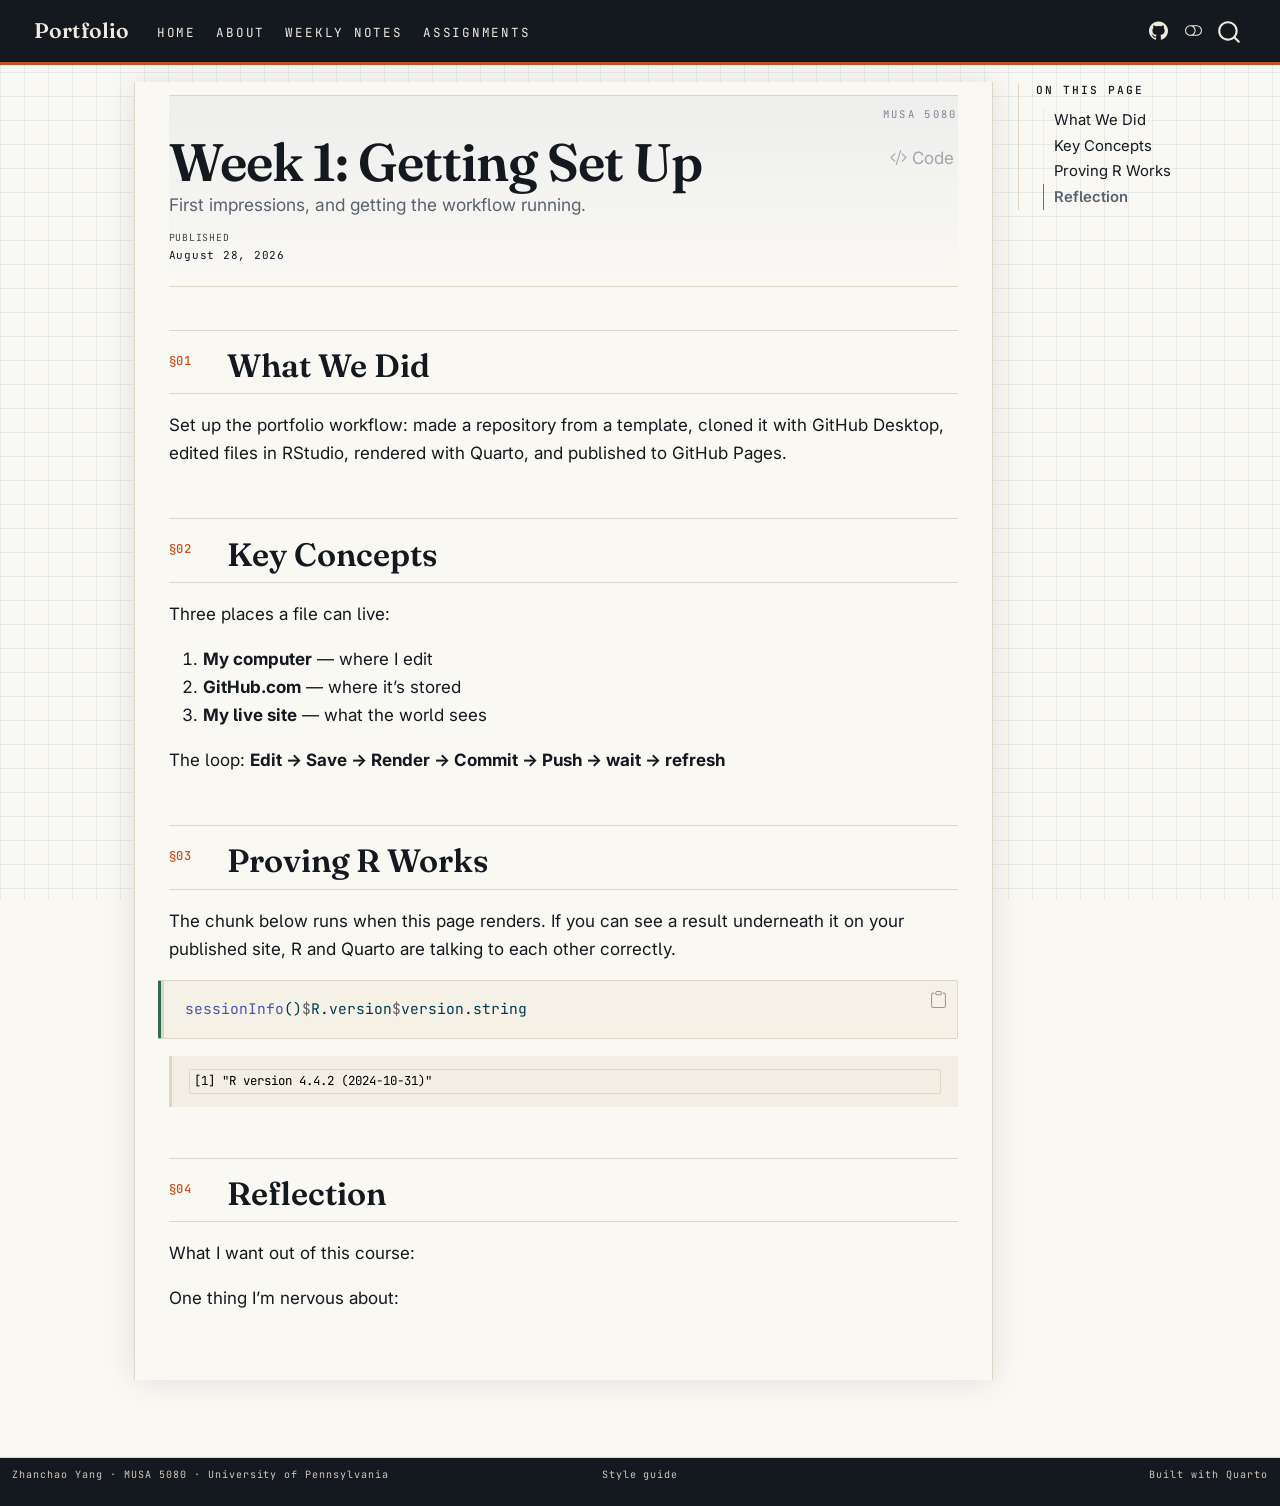
<file: docs/weekly-notes/week-01.html>
<!DOCTYPE html>
<html xmlns="http://www.w3.org/1999/xhtml" lang="en" xml:lang="en"><head>

<meta charset="utf-8">
<meta name="generator" content="quarto-1.8.24">

<meta name="viewport" content="width=device-width, initial-scale=1.0, user-scalable=yes">

<meta name="dcterms.date" content="2026-08-28">
<meta name="description" content="First impressions, and getting the workflow running.">

<title>Week 1: Getting Set Up – Zhanchao’s MUSA 5080 Portfolio</title>
<style>
code{white-space: pre-wrap;}
span.smallcaps{font-variant: small-caps;}
div.columns{display: flex; gap: min(4vw, 1.5em);}
div.column{flex: auto; overflow-x: auto;}
div.hanging-indent{margin-left: 1.5em; text-indent: -1.5em;}
ul.task-list{list-style: none;}
ul.task-list li input[type="checkbox"] {
  width: 0.8em;
  margin: 0 0.8em 0.2em -1em; /* quarto-specific, see https://github.com/quarto-dev/quarto-cli/issues/4556 */ 
  vertical-align: middle;
}
/* CSS for syntax highlighting */
html { -webkit-text-size-adjust: 100%; }
pre > code.sourceCode { white-space: pre; position: relative; }
pre > code.sourceCode > span { display: inline-block; line-height: 1.25; }
pre > code.sourceCode > span:empty { height: 1.2em; }
.sourceCode { overflow: visible; }
code.sourceCode > span { color: inherit; text-decoration: inherit; }
div.sourceCode { margin: 1em 0; }
pre.sourceCode { margin: 0; }
@media screen {
div.sourceCode { overflow: auto; }
}
@media print {
pre > code.sourceCode { white-space: pre-wrap; }
pre > code.sourceCode > span { text-indent: -5em; padding-left: 5em; }
}
pre.numberSource code
  { counter-reset: source-line 0; }
pre.numberSource code > span
  { position: relative; left: -4em; counter-increment: source-line; }
pre.numberSource code > span > a:first-child::before
  { content: counter(source-line);
    position: relative; left: -1em; text-align: right; vertical-align: baseline;
    border: none; display: inline-block;
    -webkit-touch-callout: none; -webkit-user-select: none;
    -khtml-user-select: none; -moz-user-select: none;
    -ms-user-select: none; user-select: none;
    padding: 0 4px; width: 4em;
  }
pre.numberSource { margin-left: 3em;  padding-left: 4px; }
div.sourceCode
  {   }
@media screen {
pre > code.sourceCode > span > a:first-child::before { text-decoration: underline; }
}
</style>


<script src="../site_libs/quarto-nav/quarto-nav.js"></script>
<script src="../site_libs/clipboard/clipboard.min.js"></script>
<script src="../site_libs/quarto-search/autocomplete.umd.js"></script>
<script src="../site_libs/quarto-search/fuse.min.js"></script>
<script src="../site_libs/quarto-search/quarto-search.js"></script>
<meta name="quarto:offset" content="../">
<script src="../site_libs/quarto-html/quarto.js" type="module"></script>
<script src="../site_libs/quarto-html/tabsets/tabsets.js" type="module"></script>
<script src="../site_libs/quarto-html/axe/axe-check.js" type="module"></script>
<script src="../site_libs/quarto-html/popper.min.js"></script>
<script src="../site_libs/quarto-html/tippy.umd.min.js"></script>
<script src="../site_libs/quarto-html/anchor.min.js"></script>
<link href="../site_libs/quarto-html/tippy.css" rel="stylesheet">
<link href="../site_libs/quarto-html/quarto-syntax-highlighting-cbeb6f80165b3584854fabf956275ae3.css" rel="stylesheet" class="quarto-color-scheme" id="quarto-text-highlighting-styles">
<link href="../site_libs/quarto-html/quarto-syntax-highlighting-dark-f13e5d7a4a62b048c4ac146d97c03c99.css" rel="stylesheet" class="quarto-color-scheme quarto-color-alternate" id="quarto-text-highlighting-styles">
<link href="../site_libs/quarto-html/quarto-syntax-highlighting-cbeb6f80165b3584854fabf956275ae3.css" rel="stylesheet" class="quarto-color-scheme-extra" id="quarto-text-highlighting-styles">
<script src="../site_libs/bootstrap/bootstrap.min.js"></script>
<link href="../site_libs/bootstrap/bootstrap-icons.css" rel="stylesheet">
<link href="../site_libs/bootstrap/bootstrap-c6b62fee3645129893ce9df8a72cb9b4.min.css" rel="stylesheet" append-hash="true" class="quarto-color-scheme" id="quarto-bootstrap" data-mode="light">
<link href="../site_libs/bootstrap/bootstrap-dark-87b93045c1a588fc6cabe08525c2b15e.min.css" rel="stylesheet" append-hash="true" class="quarto-color-scheme quarto-color-alternate" id="quarto-bootstrap" data-mode="dark">
<link href="../site_libs/bootstrap/bootstrap-c6b62fee3645129893ce9df8a72cb9b4.min.css" rel="stylesheet" append-hash="true" class="quarto-color-scheme-extra" id="quarto-bootstrap" data-mode="light">
<script id="quarto-search-options" type="application/json">{
  "location": "navbar",
  "copy-button": false,
  "collapse-after": 3,
  "panel-placement": "end",
  "type": "overlay",
  "limit": 50,
  "keyboard-shortcut": [
    "f",
    "/",
    "s"
  ],
  "show-item-context": false,
  "language": {
    "search-no-results-text": "No results",
    "search-matching-documents-text": "matching documents",
    "search-copy-link-title": "Copy link to search",
    "search-hide-matches-text": "Hide additional matches",
    "search-more-match-text": "more match in this document",
    "search-more-matches-text": "more matches in this document",
    "search-clear-button-title": "Clear",
    "search-text-placeholder": "",
    "search-detached-cancel-button-title": "Cancel",
    "search-submit-button-title": "Submit",
    "search-label": "Search"
  }
}</script>
<style>html{ scroll-behavior: smooth; }</style>
<!-- Blueprint theme typefaces: Fraunces (display serif, variable SOFT/WONK
     axes used by the headings), Inter (body), JetBrains Mono (labels/code). -->
<link rel="preconnect" href="https://fonts.googleapis.com">
<link rel="preconnect" href="https://fonts.gstatic.com" crossorigin="">
<link rel="stylesheet" href="https://fonts.googleapis.com/css2?family=Fraunces:opsz,wght@9..144,400..700&amp;family=Inter:wght@400;500;600&amp;family=JetBrains+Mono:wght@400;500&amp;display=swap">


</head>

<body class="nav-fixed quarto-light"><script id="quarto-html-before-body" type="application/javascript">
    const toggleBodyColorMode = (bsSheetEl) => {
      const mode = bsSheetEl.getAttribute("data-mode");
      const bodyEl = window.document.querySelector("body");
      if (mode === "dark") {
        bodyEl.classList.add("quarto-dark");
        bodyEl.classList.remove("quarto-light");
      } else {
        bodyEl.classList.add("quarto-light");
        bodyEl.classList.remove("quarto-dark");
      }
    }
    const toggleBodyColorPrimary = () => {
      const bsSheetEl = window.document.querySelector("link#quarto-bootstrap:not([rel=disabled-stylesheet])");
      if (bsSheetEl) {
        toggleBodyColorMode(bsSheetEl);
      }
    }
    const setColorSchemeToggle = (alternate) => {
      const toggles = window.document.querySelectorAll('.quarto-color-scheme-toggle');
      for (let i=0; i < toggles.length; i++) {
        const toggle = toggles[i];
        if (toggle) {
          if (alternate) {
            toggle.classList.add("alternate");
          } else {
            toggle.classList.remove("alternate");
          }
        }
      }
    };
    const toggleColorMode = (alternate) => {
      // Switch the stylesheets
      const primaryStylesheets = window.document.querySelectorAll('link.quarto-color-scheme:not(.quarto-color-alternate)');
      const alternateStylesheets = window.document.querySelectorAll('link.quarto-color-scheme.quarto-color-alternate');
      manageTransitions('#quarto-margin-sidebar .nav-link', false);
      if (alternate) {
        // note: dark is layered on light, we don't disable primary!
        enableStylesheet(alternateStylesheets);
        for (const sheetNode of alternateStylesheets) {
          if (sheetNode.id === "quarto-bootstrap") {
            toggleBodyColorMode(sheetNode);
          }
        }
      } else {
        disableStylesheet(alternateStylesheets);
        enableStylesheet(primaryStylesheets)
        toggleBodyColorPrimary();
      }
      manageTransitions('#quarto-margin-sidebar .nav-link', true);
      // Switch the toggles
      setColorSchemeToggle(alternate)
      // Hack to workaround the fact that safari doesn't
      // properly recolor the scrollbar when toggling (#1455)
      if (navigator.userAgent.indexOf('Safari') > 0 && navigator.userAgent.indexOf('Chrome') == -1) {
        manageTransitions("body", false);
        window.scrollTo(0, 1);
        setTimeout(() => {
          window.scrollTo(0, 0);
          manageTransitions("body", true);
        }, 40);
      }
    }
    const disableStylesheet = (stylesheets) => {
      for (let i=0; i < stylesheets.length; i++) {
        const stylesheet = stylesheets[i];
        stylesheet.rel = 'disabled-stylesheet';
      }
    }
    const enableStylesheet = (stylesheets) => {
      for (let i=0; i < stylesheets.length; i++) {
        const stylesheet = stylesheets[i];
        if(stylesheet.rel !== 'stylesheet') { // for Chrome, which will still FOUC without this check
          stylesheet.rel = 'stylesheet';
        }
      }
    }
    const manageTransitions = (selector, allowTransitions) => {
      const els = window.document.querySelectorAll(selector);
      for (let i=0; i < els.length; i++) {
        const el = els[i];
        if (allowTransitions) {
          el.classList.remove('notransition');
        } else {
          el.classList.add('notransition');
        }
      }
    }
    const isFileUrl = () => {
      return window.location.protocol === 'file:';
    }
    const hasAlternateSentinel = () => {
      let styleSentinel = getColorSchemeSentinel();
      if (styleSentinel !== null) {
        return styleSentinel === "alternate";
      } else {
        return false;
      }
    }
    const setStyleSentinel = (alternate) => {
      const value = alternate ? "alternate" : "default";
      if (!isFileUrl()) {
        window.localStorage.setItem("quarto-color-scheme", value);
      } else {
        localAlternateSentinel = value;
      }
    }
    const getColorSchemeSentinel = () => {
      if (!isFileUrl()) {
        const storageValue = window.localStorage.getItem("quarto-color-scheme");
        return storageValue != null ? storageValue : localAlternateSentinel;
      } else {
        return localAlternateSentinel;
      }
    }
    const toggleGiscusIfUsed = (isAlternate, darkModeDefault) => {
      const baseTheme = document.querySelector('#giscus-base-theme')?.value ?? 'light';
      const alternateTheme = document.querySelector('#giscus-alt-theme')?.value ?? 'dark';
      let newTheme = '';
      if(authorPrefersDark) {
        newTheme = isAlternate ? baseTheme : alternateTheme;
      } else {
        newTheme = isAlternate ? alternateTheme : baseTheme;
      }
      const changeGiscusTheme = () => {
        // From: https://github.com/giscus/giscus/issues/336
        const sendMessage = (message) => {
          const iframe = document.querySelector('iframe.giscus-frame');
          if (!iframe) return;
          iframe.contentWindow.postMessage({ giscus: message }, 'https://giscus.app');
        }
        sendMessage({
          setConfig: {
            theme: newTheme
          }
        });
      }
      const isGiscussLoaded = window.document.querySelector('iframe.giscus-frame') !== null;
      if (isGiscussLoaded) {
        changeGiscusTheme();
      }
    };
    const authorPrefersDark = false;
    const darkModeDefault = authorPrefersDark;
      document.querySelector('link#quarto-text-highlighting-styles.quarto-color-scheme-extra').rel = 'disabled-stylesheet';
      document.querySelector('link#quarto-bootstrap.quarto-color-scheme-extra').rel = 'disabled-stylesheet';
    let localAlternateSentinel = darkModeDefault ? 'alternate' : 'default';
    // Dark / light mode switch
    window.quartoToggleColorScheme = () => {
      // Read the current dark / light value
      let toAlternate = !hasAlternateSentinel();
      toggleColorMode(toAlternate);
      setStyleSentinel(toAlternate);
      toggleGiscusIfUsed(toAlternate, darkModeDefault);
      window.dispatchEvent(new Event('resize'));
    };
    // Switch to dark mode if need be
    if (hasAlternateSentinel()) {
      toggleColorMode(true);
    } else {
      toggleColorMode(false);
    }
  </script>

<div id="quarto-search-results"></div>
  <header id="quarto-header" class="headroom fixed-top">
    <nav class="navbar navbar-expand-lg " data-bs-theme="dark">
      <div class="navbar-container container-fluid">
      <div class="navbar-brand-container mx-auto">
    <a href="../index.html" class="navbar-brand navbar-brand-logo">
    </a>
    <a class="navbar-brand" href="../index.html">
    <span class="navbar-title">Portfolio</span>
    </a>
  </div>
            <div id="quarto-search" class="" title="Search"></div>
          <button class="navbar-toggler" type="button" data-bs-toggle="collapse" data-bs-target="#navbarCollapse" aria-controls="navbarCollapse" role="menu" aria-expanded="false" aria-label="Toggle navigation" onclick="if (window.quartoToggleHeadroom) { window.quartoToggleHeadroom(); }">
  <span class="navbar-toggler-icon"></span>
</button>
          <div class="collapse navbar-collapse" id="navbarCollapse">
            <ul class="navbar-nav navbar-nav-scroll me-auto">
  <li class="nav-item">
    <a class="nav-link" href="../index.html"> 
<span class="menu-text">Home</span></a>
  </li>  
  <li class="nav-item">
    <a class="nav-link" href="../about.html"> 
<span class="menu-text">About</span></a>
  </li>  
  <li class="nav-item">
    <a class="nav-link" href="../weekly-notes/index.html"> 
<span class="menu-text">Weekly Notes</span></a>
  </li>  
  <li class="nav-item">
    <a class="nav-link" href="../assignments/index.html"> 
<span class="menu-text">Assignments</span></a>
  </li>  
</ul>
            <ul class="navbar-nav navbar-nav-scroll ms-auto">
  <li class="nav-item compact">
    <a class="nav-link" href="https://github.com/zyang91/test"> <i class="bi bi-github" role="img">
</i> 
<span class="menu-text"></span></a>
  </li>  
</ul>
          </div> <!-- /navcollapse -->
            <div class="quarto-navbar-tools">
  <a href="" class="quarto-color-scheme-toggle quarto-navigation-tool  px-1" onclick="window.quartoToggleColorScheme(); return false;" title="Toggle dark mode"><i class="bi"></i></a>
</div>
      </div> <!-- /container-fluid -->
    </nav>
</header>
<!-- content -->
<div id="quarto-content" class="quarto-container page-columns page-rows-contents page-layout-article page-navbar">
<!-- sidebar -->
<!-- margin-sidebar -->
    <div id="quarto-margin-sidebar" class="sidebar margin-sidebar">
        <nav id="TOC" role="doc-toc" class="toc-active">
    <h2 id="toc-title">On this page</h2>
   
  <ul>
  <li><a href="#what-we-did" id="toc-what-we-did" class="nav-link active" data-scroll-target="#what-we-did">What We Did</a></li>
  <li><a href="#key-concepts" id="toc-key-concepts" class="nav-link" data-scroll-target="#key-concepts">Key Concepts</a></li>
  <li><a href="#proving-r-works" id="toc-proving-r-works" class="nav-link" data-scroll-target="#proving-r-works">Proving R Works</a></li>
  <li><a href="#reflection" id="toc-reflection" class="nav-link" data-scroll-target="#reflection">Reflection</a></li>
  </ul>
</nav>
    </div>
<!-- main -->
<main class="content" id="quarto-document-content">


<header id="title-block-header" class="quarto-title-block default">
<div class="quarto-title">
<div class="quarto-title-block"><div><h1 class="title">Week 1: Getting Set Up</h1><button type="button" class="btn code-tools-button" id="quarto-code-tools-source"><i class="bi"></i> Code</button></div></div>
</div>

<div>
  <div class="description">
    First impressions, and getting the workflow running.
  </div>
</div>


<div class="quarto-title-meta">

    
    <div>
    <div class="quarto-title-meta-heading">Published</div>
    <div class="quarto-title-meta-contents">
      <p class="date">August 28, 2026</p>
    </div>
  </div>
  
    
  </div>
  


</header>


<section id="what-we-did" class="level2">
<h2 class="anchored" data-anchor-id="what-we-did">What We Did</h2>
<p>Set up the portfolio workflow: made a repository from a template, cloned it with GitHub Desktop, edited files in RStudio, rendered with Quarto, and published to GitHub Pages.</p>
</section>
<section id="key-concepts" class="level2">
<h2 class="anchored" data-anchor-id="key-concepts">Key Concepts</h2>
<p>Three places a file can live:</p>
<ol type="1">
<li><strong>My computer</strong> — where I edit</li>
<li><strong>GitHub.com</strong> — where it’s stored</li>
<li><strong>My live site</strong> — what the world sees</li>
</ol>
<p>The loop: <strong>Edit → Save → Render → Commit → Push → wait → refresh</strong></p>
</section>
<section id="proving-r-works" class="level2">
<h2 class="anchored" data-anchor-id="proving-r-works">Proving R Works</h2>
<p>The chunk below runs when this page renders. If you can see a result underneath it on your published site, R and Quarto are talking to each other correctly.</p>
<div class="cell">
<div class="code-copy-outer-scaffold"><div class="sourceCode cell-code" id="cb1"><pre class="sourceCode r code-with-copy"><code class="sourceCode r"><span id="cb1-1"><a href="#cb1-1" aria-hidden="true" tabindex="-1"></a><span class="fu">sessionInfo</span>()<span class="sc">$</span>R.version<span class="sc">$</span>version.string</span></code></pre></div><button title="Copy to Clipboard" class="code-copy-button"><i class="bi"></i></button></div>
<div class="cell-output cell-output-stdout">
<pre><code>[1] "R version 4.4.2 (2024-10-31)"</code></pre>
</div>
</div>
</section>
<section id="reflection" class="level2">
<h2 class="anchored" data-anchor-id="reflection">Reflection</h2>
<p>What I want out of this course:</p>
<p>One thing I’m nervous about:</p>


<!-- -->

</section>

</main> <!-- /main -->
<script id="quarto-html-after-body" type="application/javascript">
  window.document.addEventListener("DOMContentLoaded", function (event) {
    // Ensure there is a toggle, if there isn't float one in the top right
    if (window.document.querySelector('.quarto-color-scheme-toggle') === null) {
      const a = window.document.createElement('a');
      a.classList.add('top-right');
      a.classList.add('quarto-color-scheme-toggle');
      a.href = "";
      a.onclick = function() { try { window.quartoToggleColorScheme(); } catch {} return false; };
      const i = window.document.createElement("i");
      i.classList.add('bi');
      a.appendChild(i);
      window.document.body.appendChild(a);
    }
    setColorSchemeToggle(hasAlternateSentinel())
    const icon = "";
    const anchorJS = new window.AnchorJS();
    anchorJS.options = {
      placement: 'right',
      icon: icon
    };
    anchorJS.add('.anchored');
    const isCodeAnnotation = (el) => {
      for (const clz of el.classList) {
        if (clz.startsWith('code-annotation-')) {                     
          return true;
        }
      }
      return false;
    }
    const onCopySuccess = function(e) {
      // button target
      const button = e.trigger;
      // don't keep focus
      button.blur();
      // flash "checked"
      button.classList.add('code-copy-button-checked');
      var currentTitle = button.getAttribute("title");
      button.setAttribute("title", "Copied!");
      let tooltip;
      if (window.bootstrap) {
        button.setAttribute("data-bs-toggle", "tooltip");
        button.setAttribute("data-bs-placement", "left");
        button.setAttribute("data-bs-title", "Copied!");
        tooltip = new bootstrap.Tooltip(button, 
          { trigger: "manual", 
            customClass: "code-copy-button-tooltip",
            offset: [0, -8]});
        tooltip.show();    
      }
      setTimeout(function() {
        if (tooltip) {
          tooltip.hide();
          button.removeAttribute("data-bs-title");
          button.removeAttribute("data-bs-toggle");
          button.removeAttribute("data-bs-placement");
        }
        button.setAttribute("title", currentTitle);
        button.classList.remove('code-copy-button-checked');
      }, 1000);
      // clear code selection
      e.clearSelection();
    }
    const getTextToCopy = function(trigger) {
      const outerScaffold = trigger.parentElement.cloneNode(true);
      const codeEl = outerScaffold.querySelector('code');
      for (const childEl of codeEl.children) {
        if (isCodeAnnotation(childEl)) {
          childEl.remove();
        }
      }
      return codeEl.innerText;
    }
    const clipboard = new window.ClipboardJS('.code-copy-button:not([data-in-quarto-modal])', {
      text: getTextToCopy
    });
    clipboard.on('success', onCopySuccess);
    if (window.document.getElementById('quarto-embedded-source-code-modal')) {
      const clipboardModal = new window.ClipboardJS('.code-copy-button[data-in-quarto-modal]', {
        text: getTextToCopy,
        container: window.document.getElementById('quarto-embedded-source-code-modal')
      });
      clipboardModal.on('success', onCopySuccess);
    }
    const viewSource = window.document.getElementById('quarto-view-source') ||
                       window.document.getElementById('quarto-code-tools-source');
    if (viewSource) {
      const sourceUrl = viewSource.getAttribute("data-quarto-source-url");
      viewSource.addEventListener("click", function(e) {
        if (sourceUrl) {
          // rstudio viewer pane
          if (/\bcapabilities=\b/.test(window.location)) {
            window.open(sourceUrl);
          } else {
            window.location.href = sourceUrl;
          }
        } else {
          const modal = new bootstrap.Modal(document.getElementById('quarto-embedded-source-code-modal'));
          modal.show();
        }
        return false;
      });
    }
    function toggleCodeHandler(show) {
      return function(e) {
        const detailsSrc = window.document.querySelectorAll(".cell > details > .sourceCode");
        for (let i=0; i<detailsSrc.length; i++) {
          const details = detailsSrc[i].parentElement;
          if (show) {
            details.open = true;
          } else {
            details.removeAttribute("open");
          }
        }
        const cellCodeDivs = window.document.querySelectorAll(".cell > .sourceCode");
        const fromCls = show ? "hidden" : "unhidden";
        const toCls = show ? "unhidden" : "hidden";
        for (let i=0; i<cellCodeDivs.length; i++) {
          const codeDiv = cellCodeDivs[i];
          if (codeDiv.classList.contains(fromCls)) {
            codeDiv.classList.remove(fromCls);
            codeDiv.classList.add(toCls);
          } 
        }
        return false;
      }
    }
    const hideAllCode = window.document.getElementById("quarto-hide-all-code");
    if (hideAllCode) {
      hideAllCode.addEventListener("click", toggleCodeHandler(false));
    }
    const showAllCode = window.document.getElementById("quarto-show-all-code");
    if (showAllCode) {
      showAllCode.addEventListener("click", toggleCodeHandler(true));
    }
      var localhostRegex = new RegExp(/^(?:http|https):\/\/localhost\:?[0-9]*\//);
      var mailtoRegex = new RegExp(/^mailto:/);
        var filterRegex = new RegExp('/' + window.location.host + '/');
      var isInternal = (href) => {
          return filterRegex.test(href) || localhostRegex.test(href) || mailtoRegex.test(href);
      }
      // Inspect non-navigation links and adorn them if external
     var links = window.document.querySelectorAll('a[href]:not(.nav-link):not(.navbar-brand):not(.toc-action):not(.sidebar-link):not(.sidebar-item-toggle):not(.pagination-link):not(.no-external):not([aria-hidden]):not(.dropdown-item):not(.quarto-navigation-tool):not(.about-link)');
      for (var i=0; i<links.length; i++) {
        const link = links[i];
        if (!isInternal(link.href)) {
          // undo the damage that might have been done by quarto-nav.js in the case of
          // links that we want to consider external
          if (link.dataset.originalHref !== undefined) {
            link.href = link.dataset.originalHref;
          }
            // target, if specified
            link.setAttribute("target", "_blank");
            if (link.getAttribute("rel") === null) {
              link.setAttribute("rel", "noopener");
            }
        }
      }
    function tippyHover(el, contentFn, onTriggerFn, onUntriggerFn) {
      const config = {
        allowHTML: true,
        maxWidth: 500,
        delay: 100,
        arrow: false,
        appendTo: function(el) {
            return el.parentElement;
        },
        interactive: true,
        interactiveBorder: 10,
        theme: 'quarto',
        placement: 'bottom-start',
      };
      if (contentFn) {
        config.content = contentFn;
      }
      if (onTriggerFn) {
        config.onTrigger = onTriggerFn;
      }
      if (onUntriggerFn) {
        config.onUntrigger = onUntriggerFn;
      }
      window.tippy(el, config); 
    }
    const noterefs = window.document.querySelectorAll('a[role="doc-noteref"]');
    for (var i=0; i<noterefs.length; i++) {
      const ref = noterefs[i];
      tippyHover(ref, function() {
        // use id or data attribute instead here
        let href = ref.getAttribute('data-footnote-href') || ref.getAttribute('href');
        try { href = new URL(href).hash; } catch {}
        const id = href.replace(/^#\/?/, "");
        const note = window.document.getElementById(id);
        if (note) {
          return note.innerHTML;
        } else {
          return "";
        }
      });
    }
    const xrefs = window.document.querySelectorAll('a.quarto-xref');
    const processXRef = (id, note) => {
      // Strip column container classes
      const stripColumnClz = (el) => {
        el.classList.remove("page-full", "page-columns");
        if (el.children) {
          for (const child of el.children) {
            stripColumnClz(child);
          }
        }
      }
      stripColumnClz(note)
      if (id === null || id.startsWith('sec-')) {
        // Special case sections, only their first couple elements
        const container = document.createElement("div");
        if (note.children && note.children.length > 2) {
          container.appendChild(note.children[0].cloneNode(true));
          for (let i = 1; i < note.children.length; i++) {
            const child = note.children[i];
            if (child.tagName === "P" && child.innerText === "") {
              continue;
            } else {
              container.appendChild(child.cloneNode(true));
              break;
            }
          }
          if (window.Quarto?.typesetMath) {
            window.Quarto.typesetMath(container);
          }
          return container.innerHTML
        } else {
          if (window.Quarto?.typesetMath) {
            window.Quarto.typesetMath(note);
          }
          return note.innerHTML;
        }
      } else {
        // Remove any anchor links if they are present
        const anchorLink = note.querySelector('a.anchorjs-link');
        if (anchorLink) {
          anchorLink.remove();
        }
        if (window.Quarto?.typesetMath) {
          window.Quarto.typesetMath(note);
        }
        if (note.classList.contains("callout")) {
          return note.outerHTML;
        } else {
          return note.innerHTML;
        }
      }
    }
    for (var i=0; i<xrefs.length; i++) {
      const xref = xrefs[i];
      tippyHover(xref, undefined, function(instance) {
        instance.disable();
        let url = xref.getAttribute('href');
        let hash = undefined; 
        if (url.startsWith('#')) {
          hash = url;
        } else {
          try { hash = new URL(url).hash; } catch {}
        }
        if (hash) {
          const id = hash.replace(/^#\/?/, "");
          const note = window.document.getElementById(id);
          if (note !== null) {
            try {
              const html = processXRef(id, note.cloneNode(true));
              instance.setContent(html);
            } finally {
              instance.enable();
              instance.show();
            }
          } else {
            // See if we can fetch this
            fetch(url.split('#')[0])
            .then(res => res.text())
            .then(html => {
              const parser = new DOMParser();
              const htmlDoc = parser.parseFromString(html, "text/html");
              const note = htmlDoc.getElementById(id);
              if (note !== null) {
                const html = processXRef(id, note);
                instance.setContent(html);
              } 
            }).finally(() => {
              instance.enable();
              instance.show();
            });
          }
        } else {
          // See if we can fetch a full url (with no hash to target)
          // This is a special case and we should probably do some content thinning / targeting
          fetch(url)
          .then(res => res.text())
          .then(html => {
            const parser = new DOMParser();
            const htmlDoc = parser.parseFromString(html, "text/html");
            const note = htmlDoc.querySelector('main.content');
            if (note !== null) {
              // This should only happen for chapter cross references
              // (since there is no id in the URL)
              // remove the first header
              if (note.children.length > 0 && note.children[0].tagName === "HEADER") {
                note.children[0].remove();
              }
              const html = processXRef(null, note);
              instance.setContent(html);
            } 
          }).finally(() => {
            instance.enable();
            instance.show();
          });
        }
      }, function(instance) {
      });
    }
        let selectedAnnoteEl;
        const selectorForAnnotation = ( cell, annotation) => {
          let cellAttr = 'data-code-cell="' + cell + '"';
          let lineAttr = 'data-code-annotation="' +  annotation + '"';
          const selector = 'span[' + cellAttr + '][' + lineAttr + ']';
          return selector;
        }
        const selectCodeLines = (annoteEl) => {
          const doc = window.document;
          const targetCell = annoteEl.getAttribute("data-target-cell");
          const targetAnnotation = annoteEl.getAttribute("data-target-annotation");
          const annoteSpan = window.document.querySelector(selectorForAnnotation(targetCell, targetAnnotation));
          const lines = annoteSpan.getAttribute("data-code-lines").split(",");
          const lineIds = lines.map((line) => {
            return targetCell + "-" + line;
          })
          let top = null;
          let height = null;
          let parent = null;
          if (lineIds.length > 0) {
              //compute the position of the single el (top and bottom and make a div)
              const el = window.document.getElementById(lineIds[0]);
              top = el.offsetTop;
              height = el.offsetHeight;
              parent = el.parentElement.parentElement;
            if (lineIds.length > 1) {
              const lastEl = window.document.getElementById(lineIds[lineIds.length - 1]);
              const bottom = lastEl.offsetTop + lastEl.offsetHeight;
              height = bottom - top;
            }
            if (top !== null && height !== null && parent !== null) {
              // cook up a div (if necessary) and position it 
              let div = window.document.getElementById("code-annotation-line-highlight");
              if (div === null) {
                div = window.document.createElement("div");
                div.setAttribute("id", "code-annotation-line-highlight");
                div.style.position = 'absolute';
                parent.appendChild(div);
              }
              div.style.top = top - 2 + "px";
              div.style.height = height + 4 + "px";
              div.style.left = 0;
              let gutterDiv = window.document.getElementById("code-annotation-line-highlight-gutter");
              if (gutterDiv === null) {
                gutterDiv = window.document.createElement("div");
                gutterDiv.setAttribute("id", "code-annotation-line-highlight-gutter");
                gutterDiv.style.position = 'absolute';
                const codeCell = window.document.getElementById(targetCell);
                const gutter = codeCell.querySelector('.code-annotation-gutter');
                gutter.appendChild(gutterDiv);
              }
              gutterDiv.style.top = top - 2 + "px";
              gutterDiv.style.height = height + 4 + "px";
            }
            selectedAnnoteEl = annoteEl;
          }
        };
        const unselectCodeLines = () => {
          const elementsIds = ["code-annotation-line-highlight", "code-annotation-line-highlight-gutter"];
          elementsIds.forEach((elId) => {
            const div = window.document.getElementById(elId);
            if (div) {
              div.remove();
            }
          });
          selectedAnnoteEl = undefined;
        };
          // Handle positioning of the toggle
      window.addEventListener(
        "resize",
        throttle(() => {
          elRect = undefined;
          if (selectedAnnoteEl) {
            selectCodeLines(selectedAnnoteEl);
          }
        }, 10)
      );
      function throttle(fn, ms) {
      let throttle = false;
      let timer;
        return (...args) => {
          if(!throttle) { // first call gets through
              fn.apply(this, args);
              throttle = true;
          } else { // all the others get throttled
              if(timer) clearTimeout(timer); // cancel #2
              timer = setTimeout(() => {
                fn.apply(this, args);
                timer = throttle = false;
              }, ms);
          }
        };
      }
        // Attach click handler to the DT
        const annoteDls = window.document.querySelectorAll('dt[data-target-cell]');
        for (const annoteDlNode of annoteDls) {
          annoteDlNode.addEventListener('click', (event) => {
            const clickedEl = event.target;
            if (clickedEl !== selectedAnnoteEl) {
              unselectCodeLines();
              const activeEl = window.document.querySelector('dt[data-target-cell].code-annotation-active');
              if (activeEl) {
                activeEl.classList.remove('code-annotation-active');
              }
              selectCodeLines(clickedEl);
              clickedEl.classList.add('code-annotation-active');
            } else {
              // Unselect the line
              unselectCodeLines();
              clickedEl.classList.remove('code-annotation-active');
            }
          });
        }
    const findCites = (el) => {
      const parentEl = el.parentElement;
      if (parentEl) {
        const cites = parentEl.dataset.cites;
        if (cites) {
          return {
            el,
            cites: cites.split(' ')
          };
        } else {
          return findCites(el.parentElement)
        }
      } else {
        return undefined;
      }
    };
    var bibliorefs = window.document.querySelectorAll('a[role="doc-biblioref"]');
    for (var i=0; i<bibliorefs.length; i++) {
      const ref = bibliorefs[i];
      const citeInfo = findCites(ref);
      if (citeInfo) {
        tippyHover(citeInfo.el, function() {
          var popup = window.document.createElement('div');
          citeInfo.cites.forEach(function(cite) {
            var citeDiv = window.document.createElement('div');
            citeDiv.classList.add('hanging-indent');
            citeDiv.classList.add('csl-entry');
            var biblioDiv = window.document.getElementById('ref-' + cite);
            if (biblioDiv) {
              citeDiv.innerHTML = biblioDiv.innerHTML;
            }
            popup.appendChild(citeDiv);
          });
          return popup.innerHTML;
        });
      }
    }
  });
  </script><div class="modal fade" id="quarto-embedded-source-code-modal" tabindex="-1" aria-labelledby="quarto-embedded-source-code-modal-label" aria-hidden="true"><div class="modal-dialog modal-dialog-scrollable"><div class="modal-content"><div class="modal-header"><h5 class="modal-title" id="quarto-embedded-source-code-modal-label">Source Code</h5><button class="btn-close" data-bs-dismiss="modal"></button></div><div class="modal-body"><div class="">
<div class="code-copy-outer-scaffold"><div class="sourceCode" id="cb3" data-shortcodes="false"><pre class="sourceCode markdown code-with-copy"><code class="sourceCode markdown"><span id="cb3-1"><a href="#cb3-1" aria-hidden="true" tabindex="-1"></a><span class="co">---</span></span>
<span id="cb3-2"><a href="#cb3-2" aria-hidden="true" tabindex="-1"></a><span class="an">title:</span><span class="co"> "Week 1: Getting Set Up"</span></span>
<span id="cb3-3"><a href="#cb3-3" aria-hidden="true" tabindex="-1"></a><span class="an">description:</span><span class="co"> "First impressions, and getting the workflow running."</span></span>
<span id="cb3-4"><a href="#cb3-4" aria-hidden="true" tabindex="-1"></a><span class="an">date:</span><span class="co"> 2026-08-28</span></span>
<span id="cb3-5"><a href="#cb3-5" aria-hidden="true" tabindex="-1"></a><span class="co">---</span></span>
<span id="cb3-6"><a href="#cb3-6" aria-hidden="true" tabindex="-1"></a></span>
<span id="cb3-7"><a href="#cb3-7" aria-hidden="true" tabindex="-1"></a><span class="fu">## What We Did</span></span>
<span id="cb3-8"><a href="#cb3-8" aria-hidden="true" tabindex="-1"></a></span>
<span id="cb3-9"><a href="#cb3-9" aria-hidden="true" tabindex="-1"></a>Set up the portfolio workflow: made a repository from a template, cloned it with</span>
<span id="cb3-10"><a href="#cb3-10" aria-hidden="true" tabindex="-1"></a>GitHub Desktop, edited files in RStudio, rendered with Quarto, and published to</span>
<span id="cb3-11"><a href="#cb3-11" aria-hidden="true" tabindex="-1"></a>GitHub Pages.</span>
<span id="cb3-12"><a href="#cb3-12" aria-hidden="true" tabindex="-1"></a></span>
<span id="cb3-13"><a href="#cb3-13" aria-hidden="true" tabindex="-1"></a><span class="fu">## Key Concepts</span></span>
<span id="cb3-14"><a href="#cb3-14" aria-hidden="true" tabindex="-1"></a></span>
<span id="cb3-15"><a href="#cb3-15" aria-hidden="true" tabindex="-1"></a>Three places a file can live:</span>
<span id="cb3-16"><a href="#cb3-16" aria-hidden="true" tabindex="-1"></a></span>
<span id="cb3-17"><a href="#cb3-17" aria-hidden="true" tabindex="-1"></a><span class="ss">1. </span>**My computer** — where I edit</span>
<span id="cb3-18"><a href="#cb3-18" aria-hidden="true" tabindex="-1"></a><span class="ss">2. </span>**GitHub.com** — where it's stored</span>
<span id="cb3-19"><a href="#cb3-19" aria-hidden="true" tabindex="-1"></a><span class="ss">3. </span>**My live site** — what the world sees</span>
<span id="cb3-20"><a href="#cb3-20" aria-hidden="true" tabindex="-1"></a></span>
<span id="cb3-21"><a href="#cb3-21" aria-hidden="true" tabindex="-1"></a>The loop: **Edit → Save → Render → Commit → Push → wait → refresh**</span>
<span id="cb3-22"><a href="#cb3-22" aria-hidden="true" tabindex="-1"></a></span>
<span id="cb3-23"><a href="#cb3-23" aria-hidden="true" tabindex="-1"></a><span class="fu">## Proving R Works</span></span>
<span id="cb3-24"><a href="#cb3-24" aria-hidden="true" tabindex="-1"></a></span>
<span id="cb3-25"><a href="#cb3-25" aria-hidden="true" tabindex="-1"></a>The chunk below runs when this page renders. If you can see a result underneath</span>
<span id="cb3-26"><a href="#cb3-26" aria-hidden="true" tabindex="-1"></a>it on your published site, R and Quarto are talking to each other correctly.</span>
<span id="cb3-27"><a href="#cb3-27" aria-hidden="true" tabindex="-1"></a></span>
<span id="cb3-30"><a href="#cb3-30" aria-hidden="true" tabindex="-1"></a><span class="in">```{r}</span></span>
<span id="cb3-31"><a href="#cb3-31" aria-hidden="true" tabindex="-1"></a><span class="fu">sessionInfo</span>()<span class="sc">$</span>R.version<span class="sc">$</span>version.string</span>
<span id="cb3-32"><a href="#cb3-32" aria-hidden="true" tabindex="-1"></a><span class="in">```</span></span>
<span id="cb3-33"><a href="#cb3-33" aria-hidden="true" tabindex="-1"></a></span>
<span id="cb3-34"><a href="#cb3-34" aria-hidden="true" tabindex="-1"></a><span class="fu">## Reflection</span></span>
<span id="cb3-35"><a href="#cb3-35" aria-hidden="true" tabindex="-1"></a></span>
<span id="cb3-36"><a href="#cb3-36" aria-hidden="true" tabindex="-1"></a>What I want out of this course:</span>
<span id="cb3-37"><a href="#cb3-37" aria-hidden="true" tabindex="-1"></a></span>
<span id="cb3-38"><a href="#cb3-38" aria-hidden="true" tabindex="-1"></a>One thing I'm nervous about:</span>
</code></pre></div><button title="Copy to Clipboard" class="code-copy-button" data-in-quarto-modal=""><i class="bi"></i></button></div>
</div></div></div></div></div>
</div> <!-- /content -->
<footer class="footer">
  <div class="nav-footer">
    <div class="nav-footer-left">
<p>Zhanchao Yang · MUSA 5080 · University of Pennsylvania</p>
</div>   
    <div class="nav-footer-center">
<p><a href="../styleguide.html">Style guide</a></p>
</div>
    <div class="nav-footer-right">
<p>Built with <a href="https://quarto.org">Quarto</a></p>
</div>
  </div>
</footer>




<script src="../site_libs/quarto-html/zenscroll-min.js"></script>
</body></html>
</file>
<file: docs/site_libs/quarto-html/tippy.css>
.tippy-box[data-animation=fade][data-state=hidden]{opacity:0}[data-tippy-root]{max-width:calc(100vw - 10px)}.tippy-box{position:relative;background-color:#333;color:#fff;border-radius:4px;font-size:14px;line-height:1.4;white-space:normal;outline:0;transition-property:transform,visibility,opacity}.tippy-box[data-placement^=top]>.tippy-arrow{bottom:0}.tippy-box[data-placement^=top]>.tippy-arrow:before{bottom:-7px;left:0;border-width:8px 8px 0;border-top-color:initial;transform-origin:center top}.tippy-box[data-placement^=bottom]>.tippy-arrow{top:0}.tippy-box[data-placement^=bottom]>.tippy-arrow:before{top:-7px;left:0;border-width:0 8px 8px;border-bottom-color:initial;transform-origin:center bottom}.tippy-box[data-placement^=left]>.tippy-arrow{right:0}.tippy-box[data-placement^=left]>.tippy-arrow:before{border-width:8px 0 8px 8px;border-left-color:initial;right:-7px;transform-origin:center left}.tippy-box[data-placement^=right]>.tippy-arrow{left:0}.tippy-box[data-placement^=right]>.tippy-arrow:before{left:-7px;border-width:8px 8px 8px 0;border-right-color:initial;transform-origin:center right}.tippy-box[data-inertia][data-state=visible]{transition-timing-function:cubic-bezier(.54,1.5,.38,1.11)}.tippy-arrow{width:16px;height:16px;color:#333}.tippy-arrow:before{content:"";position:absolute;border-color:transparent;border-style:solid}.tippy-content{position:relative;padding:5px 9px;z-index:1}
</file>
<file: docs/site_libs/quarto-html/quarto-syntax-highlighting-cbeb6f80165b3584854fabf956275ae3.css>
/* quarto syntax highlight colors */
:root {
  --quarto-hl-ot-color: #003B4F;
  --quarto-hl-at-color: #657422;
  --quarto-hl-ss-color: #20794D;
  --quarto-hl-an-color: #5E5E5E;
  --quarto-hl-fu-color: #4758AB;
  --quarto-hl-st-color: #20794D;
  --quarto-hl-cf-color: #003B4F;
  --quarto-hl-op-color: #5E5E5E;
  --quarto-hl-er-color: #AD0000;
  --quarto-hl-bn-color: #AD0000;
  --quarto-hl-al-color: #AD0000;
  --quarto-hl-va-color: #111111;
  --quarto-hl-bu-color: inherit;
  --quarto-hl-ex-color: inherit;
  --quarto-hl-pp-color: #AD0000;
  --quarto-hl-in-color: #5E5E5E;
  --quarto-hl-vs-color: #20794D;
  --quarto-hl-wa-color: #5E5E5E;
  --quarto-hl-do-color: #5E5E5E;
  --quarto-hl-im-color: #00769E;
  --quarto-hl-ch-color: #20794D;
  --quarto-hl-dt-color: #AD0000;
  --quarto-hl-fl-color: #AD0000;
  --quarto-hl-co-color: #5E5E5E;
  --quarto-hl-cv-color: #5E5E5E;
  --quarto-hl-cn-color: #8f5902;
  --quarto-hl-sc-color: #5E5E5E;
  --quarto-hl-dv-color: #AD0000;
  --quarto-hl-kw-color: #003B4F;
}

/* other quarto variables */
:root {
  --quarto-font-monospace: "JetBrains Mono", ui-monospace, "SF Mono", monospace;
}

/* syntax highlight based on Pandoc's rules */
pre > code.sourceCode > span {
  color: #003B4F;
}

code.sourceCode > span {
  color: #003B4F;
}

div.sourceCode,
div.sourceCode pre.sourceCode {
  color: #003B4F;
}

/* Normal */
code span {
  color: #003B4F;
}

/* Alert */
code span.al {
  color: #AD0000;
  font-style: inherit;
}

/* Annotation */
code span.an {
  color: #5E5E5E;
  font-style: inherit;
}

/* Attribute */
code span.at {
  color: #657422;
  font-style: inherit;
}

/* BaseN */
code span.bn {
  color: #AD0000;
  font-style: inherit;
}

/* BuiltIn */
code span.bu {
  font-style: inherit;
}

/* ControlFlow */
code span.cf {
  color: #003B4F;
  font-weight: bold;
  font-style: inherit;
}

/* Char */
code span.ch {
  color: #20794D;
  font-style: inherit;
}

/* Constant */
code span.cn {
  color: #8f5902;
  font-style: inherit;
}

/* Comment */
code span.co {
  color: #5E5E5E;
  font-style: inherit;
}

/* CommentVar */
code span.cv {
  color: #5E5E5E;
  font-style: italic;
}

/* Documentation */
code span.do {
  color: #5E5E5E;
  font-style: italic;
}

/* DataType */
code span.dt {
  color: #AD0000;
  font-style: inherit;
}

/* DecVal */
code span.dv {
  color: #AD0000;
  font-style: inherit;
}

/* Error */
code span.er {
  color: #AD0000;
  font-style: inherit;
}

/* Extension */
code span.ex {
  font-style: inherit;
}

/* Float */
code span.fl {
  color: #AD0000;
  font-style: inherit;
}

/* Function */
code span.fu {
  color: #4758AB;
  font-style: inherit;
}

/* Import */
code span.im {
  color: #00769E;
  font-style: inherit;
}

/* Information */
code span.in {
  color: #5E5E5E;
  font-style: inherit;
}

/* Keyword */
code span.kw {
  color: #003B4F;
  font-weight: bold;
  font-style: inherit;
}

/* Operator */
code span.op {
  color: #5E5E5E;
  font-style: inherit;
}

/* Other */
code span.ot {
  color: #003B4F;
  font-style: inherit;
}

/* Preprocessor */
code span.pp {
  color: #AD0000;
  font-style: inherit;
}

/* SpecialChar */
code span.sc {
  color: #5E5E5E;
  font-style: inherit;
}

/* SpecialString */
code span.ss {
  color: #20794D;
  font-style: inherit;
}

/* String */
code span.st {
  color: #20794D;
  font-style: inherit;
}

/* Variable */
code span.va {
  color: #111111;
  font-style: inherit;
}

/* VerbatimString */
code span.vs {
  color: #20794D;
  font-style: inherit;
}

/* Warning */
code span.wa {
  color: #5E5E5E;
  font-style: italic;
}

.prevent-inlining {
  content: "</";
}

/*# sourceMappingURL=c3742d41b2e898cfbf7a0ebde071dab1.css.map */
</file>
<file: docs/site_libs/quarto-html/quarto-syntax-highlighting-dark-f13e5d7a4a62b048c4ac146d97c03c99.css>
/* quarto syntax highlight colors */
:root {
  --quarto-hl-al-color: #f07178;
  --quarto-hl-an-color: #d4d0ab;
  --quarto-hl-at-color: #00e0e0;
  --quarto-hl-bn-color: #d4d0ab;
  --quarto-hl-bu-color: #abe338;
  --quarto-hl-ch-color: #abe338;
  --quarto-hl-co-color: #f8f8f2;
  --quarto-hl-cv-color: #ffd700;
  --quarto-hl-cn-color: #ffd700;
  --quarto-hl-cf-color: #ffa07a;
  --quarto-hl-dt-color: #ffa07a;
  --quarto-hl-dv-color: #d4d0ab;
  --quarto-hl-do-color: #f8f8f2;
  --quarto-hl-er-color: #f07178;
  --quarto-hl-ex-color: #00e0e0;
  --quarto-hl-fl-color: #d4d0ab;
  --quarto-hl-fu-color: #ffa07a;
  --quarto-hl-im-color: #abe338;
  --quarto-hl-in-color: #d4d0ab;
  --quarto-hl-kw-color: #ffa07a;
  --quarto-hl-op-color: #ffa07a;
  --quarto-hl-ot-color: #00e0e0;
  --quarto-hl-pp-color: #dcc6e0;
  --quarto-hl-re-color: #00e0e0;
  --quarto-hl-sc-color: #abe338;
  --quarto-hl-ss-color: #abe338;
  --quarto-hl-st-color: #abe338;
  --quarto-hl-va-color: #00e0e0;
  --quarto-hl-vs-color: #abe338;
  --quarto-hl-wa-color: #dcc6e0;
}

/* other quarto variables */
:root {
  --quarto-font-monospace: "JetBrains Mono", ui-monospace, "SF Mono", monospace;
}

/* syntax highlight based on Pandoc's rules */
pre > code.sourceCode > span {
  color: #f8f8f2;
}

code.sourceCode > span {
  color: #f8f8f2;
}

div.sourceCode,
div.sourceCode pre.sourceCode {
  color: #f8f8f2;
}

/* Normal */
code span {
  color: #f8f8f2;
}

/* Alert */
code span.al {
  color: #f07178;
}

/* Annotation */
code span.an {
  color: #d4d0ab;
}

/* Attribute */
code span.at {
  color: #00e0e0;
}

/* BaseN */
code span.bn {
  color: #d4d0ab;
}

/* BuiltIn */
code span.bu {
  color: #abe338;
}

/* ControlFlow */
code span.cf {
  font-weight: bold;
  color: #ffa07a;
}

/* Char */
code span.ch {
  color: #abe338;
}

/* Constant */
code span.cn {
  color: #ffd700;
}

/* Comment */
code span.co {
  font-style: italic;
  color: #f8f8f2;
}

/* CommentVar */
code span.cv {
  color: #ffd700;
}

/* Documentation */
code span.do {
  color: #f8f8f2;
}

/* DataType */
code span.dt {
  color: #ffa07a;
}

/* DecVal */
code span.dv {
  color: #d4d0ab;
}

/* Error */
code span.er {
  color: #f07178;
  text-decoration: underline;
}

/* Extension */
code span.ex {
  font-weight: bold;
  color: #00e0e0;
}

/* Float */
code span.fl {
  color: #d4d0ab;
}

/* Function */
code span.fu {
  color: #ffa07a;
}

/* Import */
code span.im {
  color: #abe338;
}

/* Information */
code span.in {
  color: #d4d0ab;
}

/* Keyword */
code span.kw {
  font-weight: bold;
  color: #ffa07a;
}

/* Operator */
code span.op {
  color: #ffa07a;
}

/* Other */
code span.ot {
  color: #00e0e0;
}

/* Preprocessor */
code span.pp {
  color: #dcc6e0;
}

/* RegionMarker */
code span.re {
  background-color: #f8f8f2;
  color: #00e0e0;
}

/* SpecialChar */
code span.sc {
  color: #abe338;
}

/* SpecialString */
code span.ss {
  color: #abe338;
}

/* String */
code span.st {
  color: #abe338;
}

/* Variable */
code span.va {
  color: #00e0e0;
}

/* VerbatimString */
code span.vs {
  color: #abe338;
}

/* Warning */
code span.wa {
  color: #dcc6e0;
}

.prevent-inlining {
  content: "</";
}

/*# sourceMappingURL=ffd2d28960f7c629951c22a1525c1804.css.map */
</file>
